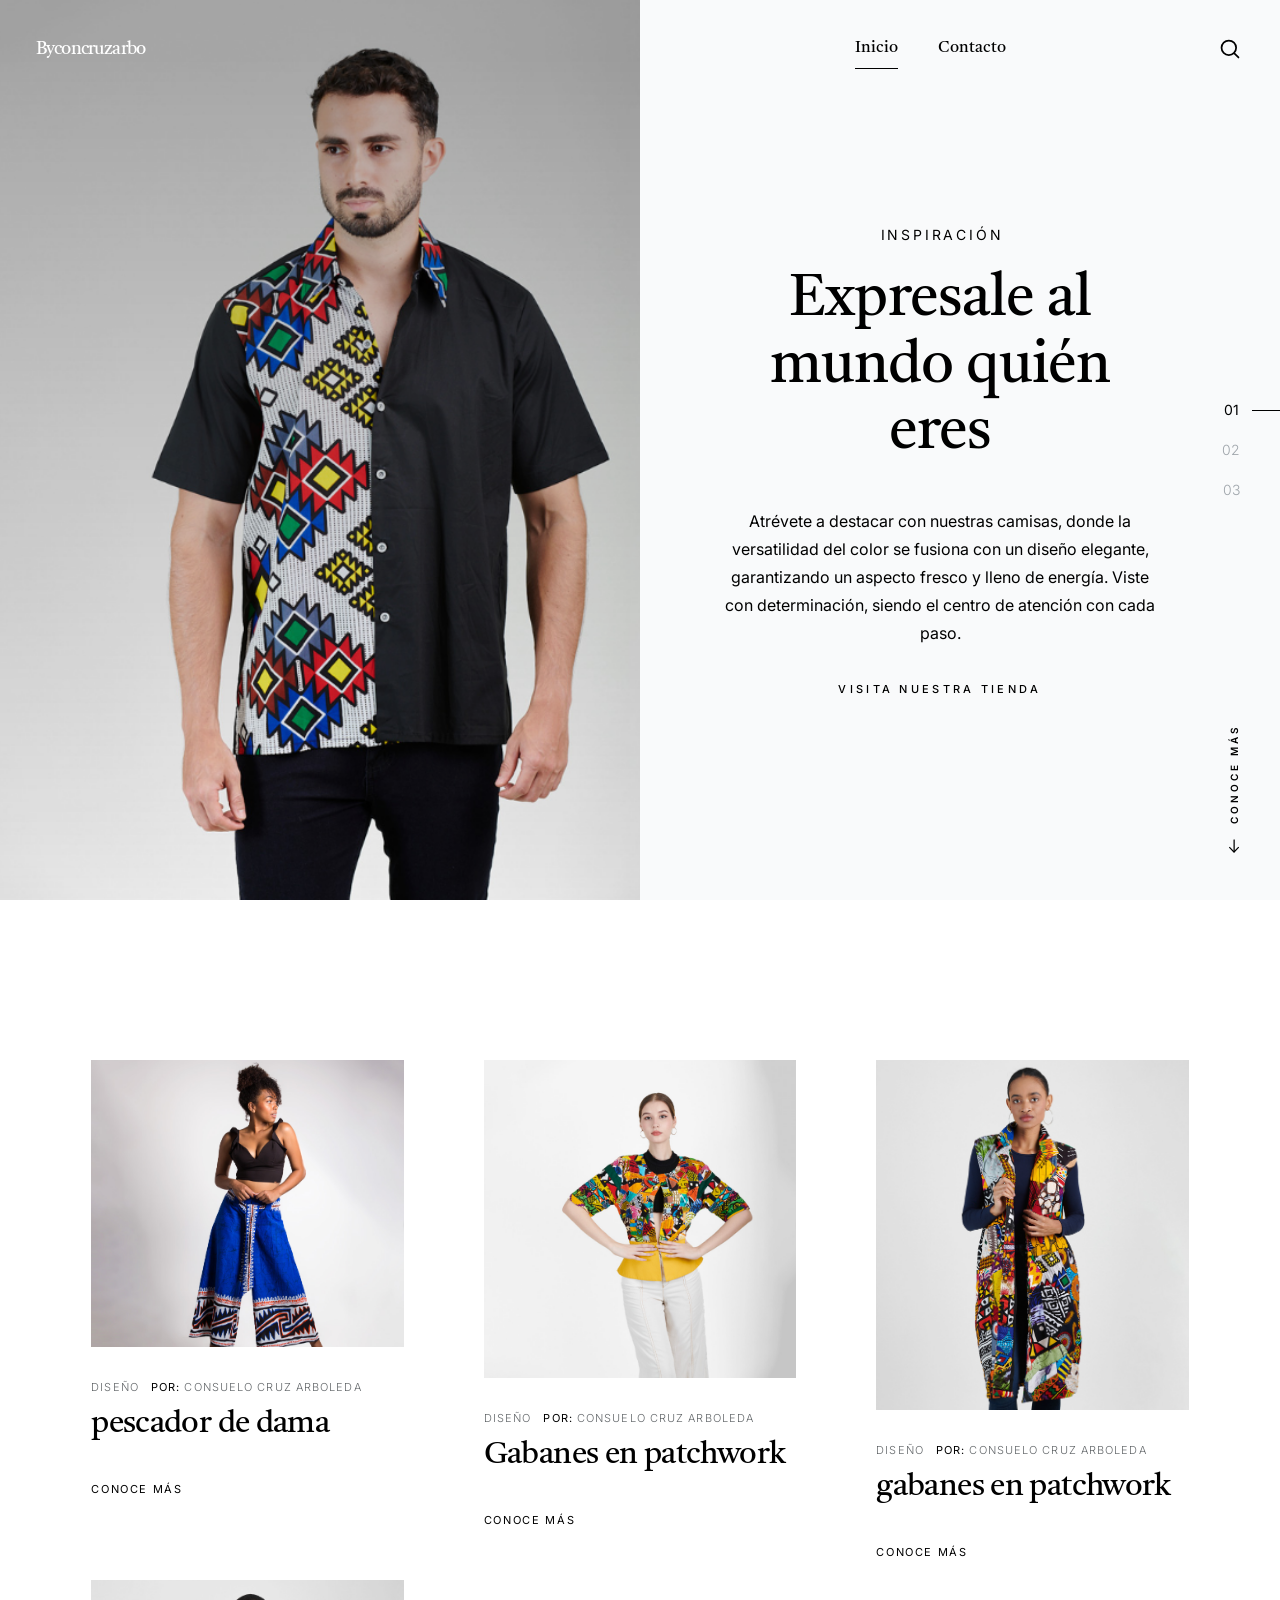
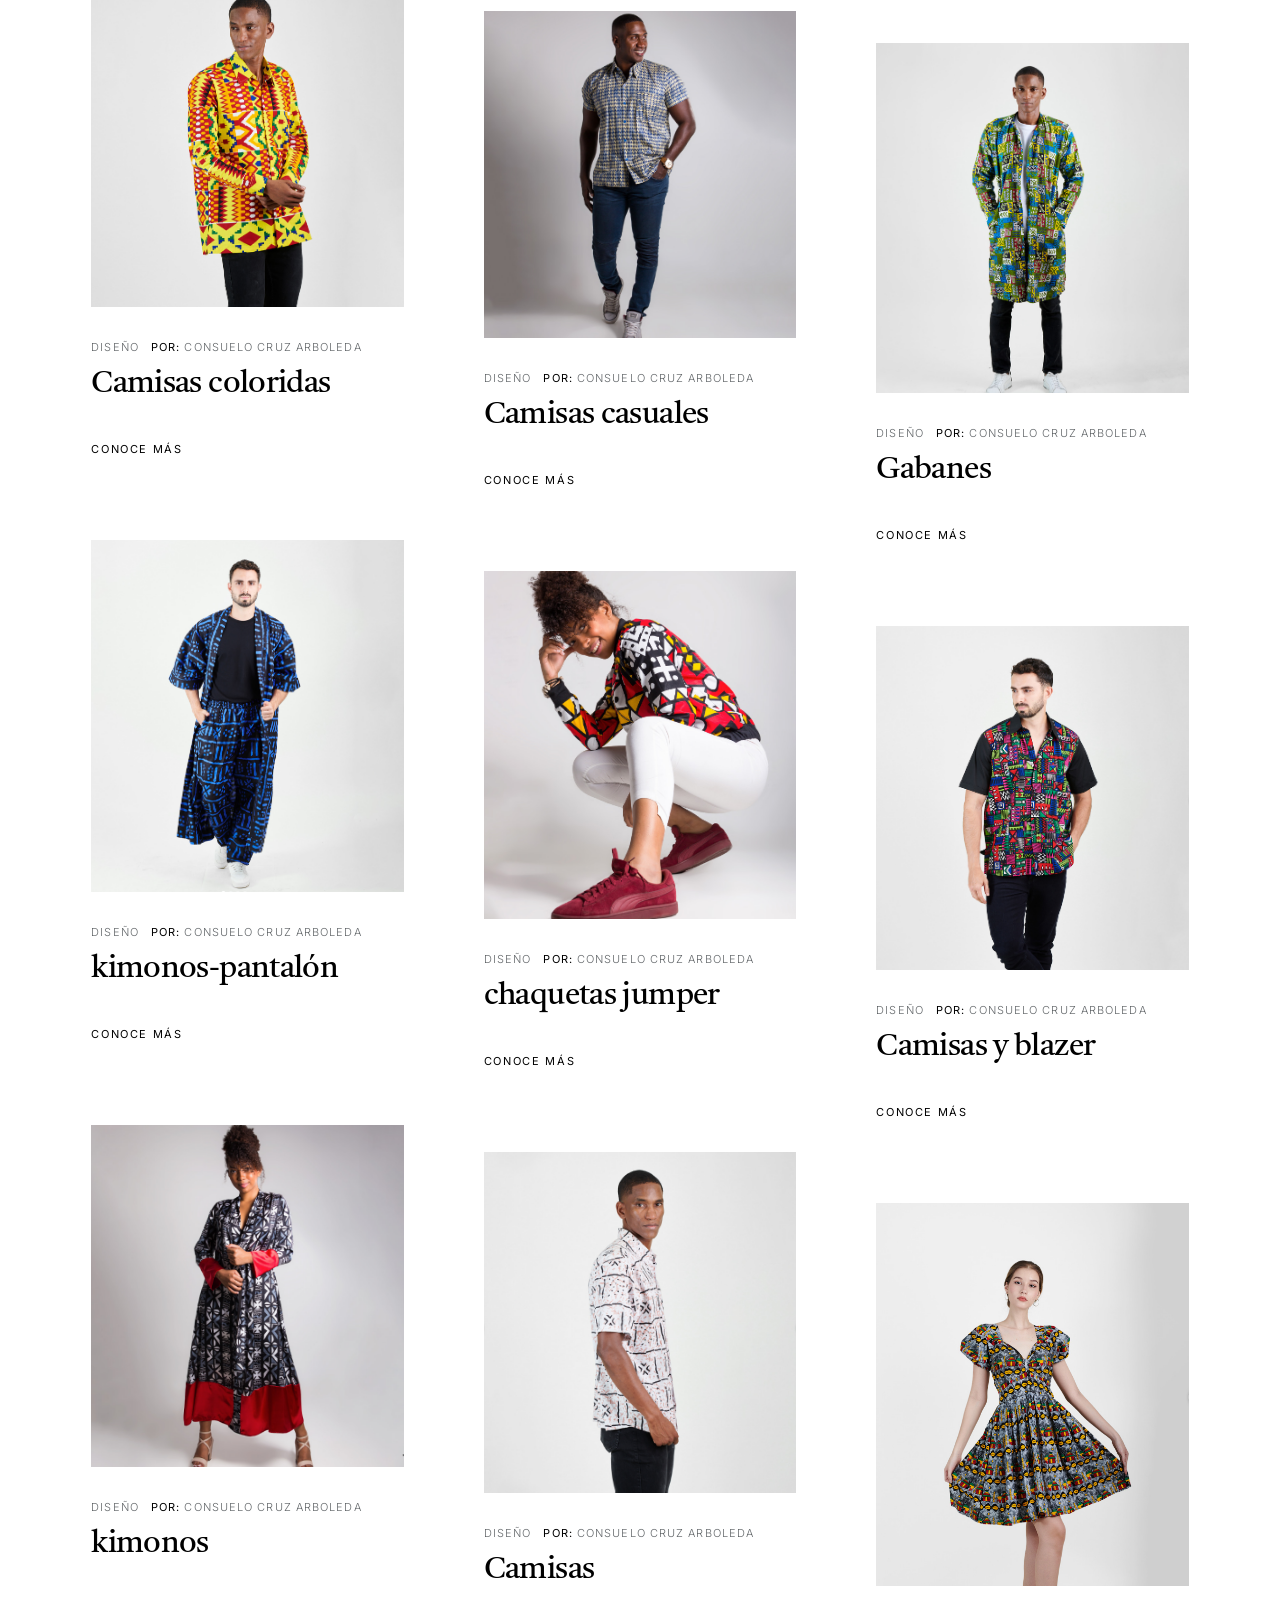
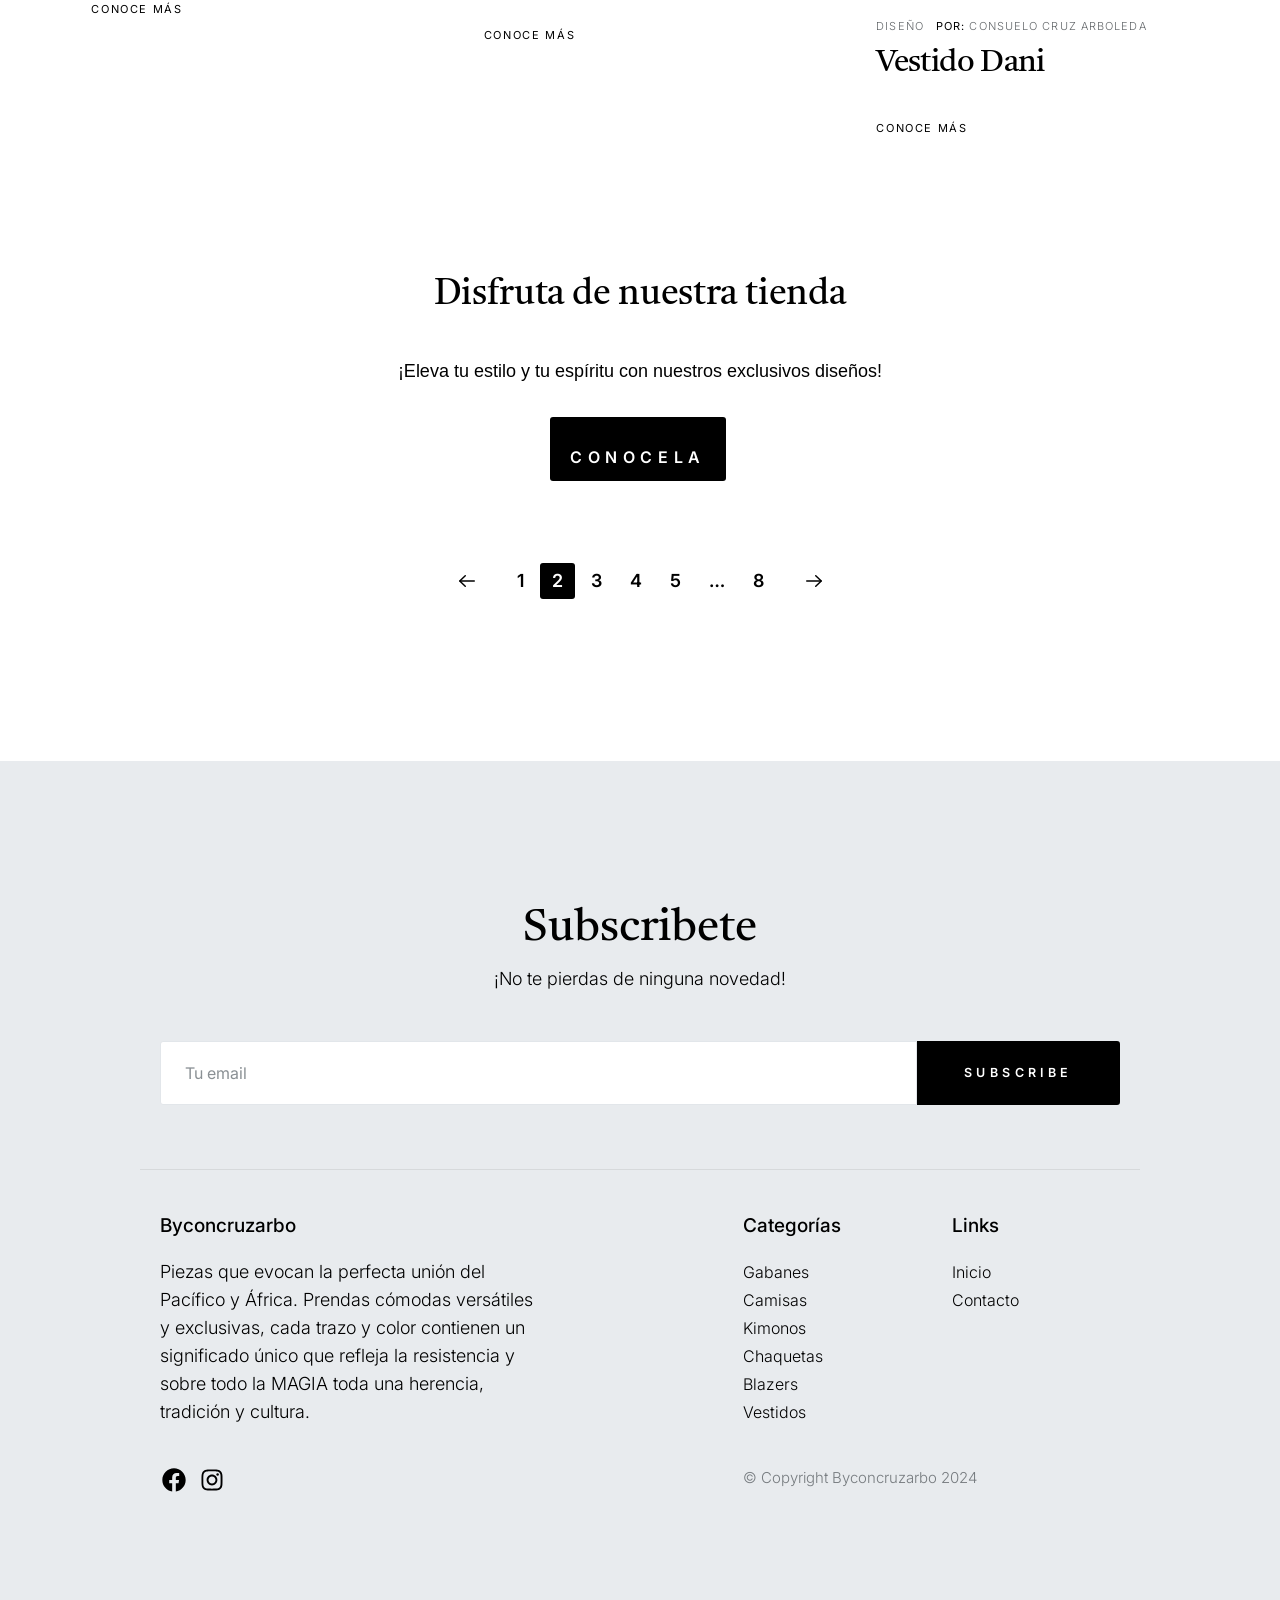
<file: index.html>
<!DOCTYPE html>
<html lang="en" class="no-js" >
<head>

    <!--- basic page needs
    ================================================== -->
    <meta charset="utf-8">
    <meta name="viewport" content="width=device-width, initial-scale=1">
    <title>Byconcruzarbo</title>

    <script>
        document.documentElement.classList.remove('no-js');
        document.documentElement.classList.add('js');
    </script>

    <!-- CSS
    ================================================== -->
    <link rel="stylesheet" href="css/vendor.css">
    <link rel="stylesheet" href="css/styles.css">

    <!-- favicons
    ================================================== -->
    <link rel="apple-touch-icon" sizes="180x180" href="logo.png">
    <link rel="icon" type="image/png" sizes="32x32" href="logo.png">
    <link rel="icon" type="image/png" sizes="16x16" href="logo.png">
    <link rel="manifest" href="site.webmanifest">

</head>


<body id="top">


    <!-- preloader
    ================================================== -->
    <div id="preloader">
        <div id="loader" class="dots-fade">
            <div></div>
            <div></div>
            <div></div>
        </div>
    </div>


    <!-- page wrap
    ================================================== -->
    <div id="page" class="s-pagewrap ss-home">


        <!-- # site header 
        ================================================== -->
        <header id="masthead" class="s-header">

            <div class="s-header__branding">
                <p class="site-title">
                    <a href="index.html" rel="home">Byconcruzarbo</a>
                </p>
            </div>

            <div class="row s-header__navigation">

                <nav class="s-header__nav-wrap">
    
                    <h3 class="s-header__nav-heading">Navigate to</h3>
    
                    <ul class="s-header__nav">
                        <li class="current-menu-item"><a href="index.html" title="">Inicio</a></li>
                     
                        <li class="has-children">
                            
                       
                        <li><a href="contact.html" title="">Contacto</a></li>
                    </ul> <!-- end s-header__nav -->

                </nav> <!-- end s-header__nav-wrap -->
    
            </div> <!-- end s-header__navigation -->

            <div class="s-header__search">

                <div class="s-header__search-inner">
                    <div class="row">
    
                        <form role="search" method="get" class="s-header__search-form" action="#">
                            <label>
                                <span class="u-screen-reader-text">Search for:</span>
                                <input type="search" class="s-header__search-field" placeholder="Search for..." value="" name="s" title="Search for:" autocomplete="off">
                            </label>
                            <input type="submit" class="s-header__search-submit" value="Search"> 
                        </form>
    
                        <a href="#0" title="Close Search" class="s-header__search-close">Close</a>
    
                    </div> <!-- end row -->
                </div> <!-- s-header__search-inner -->
    
            </div> <!-- end s-header__search -->

            <a class="s-header__menu-toggle" href="#0"><span>Menu</span></a>
            <a class="s-header__search-trigger" href="#">
                <svg width="24" height="24" fill="none" viewBox="0 0 24 24">
                    <path stroke="currentColor" stroke-linecap="round" stroke-linejoin="round" stroke-width="1.5" d="M19.25 19.25L15.5 15.5M4.75 11C4.75 7.54822 7.54822 4.75 11 4.75C14.4518 4.75 17.25 7.54822 17.25 11C17.25 14.4518 14.4518 17.25 11 17.25C7.54822 17.25 4.75 14.4518 4.75 11Z"></path>
                </svg>
            </a>

        </header> <!-- end s-header -->


        <!-- # site-content
        ================================================== -->
        <section id="content" class="s-content">


            <!-- hero -->
            <div class="hero">

                <div class="hero__slider swiper-container">

                    <div class="swiper-wrapper">
                        <article class="hero__slide swiper-slide">
                            <div class="hero__entry-image" style="background-image: url('moda/cru.PNG');"></div>
                            <div class="hero__entry-text">
                                <div class="hero__entry-text-inner">
                                    <div class="hero__entry-meta">
                                        <span class="cat-links">
                                            <a href="">Inspiración</a>
                                        </span>
                                    </div>
                                    <h2 class="hero__entry-title">
                                        <a href="">
                                            Expresale al mundo quién eres
                                        </a>
                                    </h2>
                                    <p class="hero__entry-desc">
                                        Atrévete a destacar con nuestras camisas, donde la versatilidad del color se fusiona con un diseño elegante, garantizando un aspecto fresco y lleno de energía. Viste con determinación, siendo el centro de atención con cada paso.

                                    </p>
                                    <a class="hero__more-link" href="https://consuelocruzarboleda.com/">Visita nuestra tienda</a>
                                </div>
                            </div>
                        </article>
                        <article class="hero__slide swiper-slide">
                            <div class="hero__entry-image" style="background-image: url('moda/cru4.PNG');"></div>
                            <div class="hero__entry-text">
                                <div class="hero__entry-text-inner">
                                    <div class="hero__entry-meta">
                                        <span class="cat-links">
                                            <a href="">Herencia</a>
                                        </span>
                                    </div>
                                    <h2 class="hero__entry-title">
                                        <a href="single-standard.html">
                                            Moda con herencia de nuestra tierra
                                        </a>
                                    </h2>
                                     <p class="hero__entry-desc">
                                        Resalta tu esencia única con nuestros kimonos en algodón africano wax. Cada diseño es un tributo a la rica diversidad y herencia cultural, viste con orgullo, llevando contigo el legado y la pasión de generaciones pasadas.
                                     </p>
                                        <a class="hero__more-link" href="https://consuelocruzarboleda.com/">Visita nuestra tienda</a>
                                </div>
                            </div>
                        </article>
                        <article class="hero__slide swiper-slide">
                            <div class="hero__entry-image" style="background-image: url('moda/cru3.PNG');"></div>
                            <div class="hero__entry-text">
                                <div class="hero__entry-text-inner">
                                    <div class="hero__entry-meta">
                                        <span class="cat-links">
                                            <a href="">Diversidad</a>
                                        </span>
                                    </div>
                                    <h2 class="hero__entry-title">
                                        <a href="single-standard.html">
                                            En cada tela, en cada diseño, honramos la diversidad  
                                        </a>
                                    </h2>
                                    <p class="hero__entry-desc">
                                        Descubre la diversión y sensualidad con los kimonos, una prenda casual y elegante elaborados en algodón africano wax. Cada prenda cuenta una historia de arraigo cultural y autoexpresión, recordándote la belleza y la fuerza de tus raíces. Viste con confianza y elegancia, llevando contigo la luz y el legado de generaciones pasadas.
                                    </p>
                                    <a class="hero__more-link" href="https://consuelocruzarboleda.com/">Visita nuestra tienda</a>
                                </div>
                            </div>
                        </article>
                    </div> <!-- swiper-wrapper -->

                    <div class="swiper-pagination"></div>
    
                </div> <!-- end hero slider -->

                <a href="#bricks" class="hero__scroll-down smoothscroll">
                    <svg width="24" height="24" fill="none" viewBox="0 0 24 24">
                        <path stroke="currentColor" stroke-linecap="round" stroke-linejoin="round" stroke-width="1.5" d="M10.25 6.75L4.75 12L10.25 17.25"></path>
                        <path stroke="currentColor" stroke-linecap="round" stroke-linejoin="round" stroke-width="1.5" d="M19.25 12H5"></path>
                    </svg>
                    <span>Conoce más </span>
                </a>

            </div> <!-- end hero -->


            <!--  masonry -->
            <div id="bricks" class="bricks">

                <div class="masonry">

                    <div class="bricks-wrapper" data-animate-block>

                        <div class="grid-sizer"></div>

                        <article class="brick entry" data-animate-el>
        
                            <div class="entry__thumb">
                                <a href="https://www.instagram.com/byconcruzarbo/" class="thumb-link">
                                    <img src="moda/cru2.PNG" 
                                        srcset="moda/cru2.PNG 1x," alt="">
                                </a>
                            </div> <!-- end entry__thumb -->
        
                            <div class="entry__text">
                                <div class="entry__header">
                                    <div class="entry__meta">
                                        <span class="cat-links">
                                            <a href="https://www.instagram.com/byconcruzarbo/">Diseño</a>
                                        </span>
                                        <span class="byline">
                                            por:
                                            <a href="https://www.instagram.com/byconcruzarbo/">Consuelo Cruz Arboleda</a>
                                        </span>
                                    </div>
                                    <h1 class="entry__title"><a href="https://www.instagram.com/byconcruzarbo/">pescador de dama </a></h1>
                                 </div>
                                <div class="entry__excerpt">
                                    <p>
                                  
                                    </p>
                                </div>
                                <a class="entry__more-link" href="https://www.instagram.com/byconcruzarbo/">Conoce más</a>
                            </div> <!-- end entry__text -->
                        
                        </article> <!-- end article -->

                        <article class="brick entry" data-animate-el>
        
                            <div class="entry__thumb">
                                <a href="https://www.instagram.com/byconcruzarbo/" class="thumb-link">
                                    <img src="moda/cru5.PNG" 
                                        srcset="" alt="">
                                </a>
                            </div> <!-- end entry__thumb -->
        
                            <div class="entry__text">
                                <div class="entry__header">
                                    <div class="entry__meta">
                                        <span class="cat-links">
                                            <a href="https://www.instagram.com/byconcruzarbo/">Diseño </a>
                                        </span>
                                        <span class="post-date">
                                            Por:
                                            <a href="https://www.instagram.com/byconcruzarbo/">Consuelo Cruz Arboleda</a>
                                        </span>
                                    </div>
                                    <h1 class="entry__title"><a href="https://www.instagram.com/byconcruzarbo/">Gabanes en patchwork</a></h1>
                                </div>
                                <div class="entry__excerpt">
                                    <p>
                                    
                                    </p>
                                </div>
                                <a class="entry__more-link" href="https://www.instagram.com/byconcruzarbo/">Conoce más </a>
                            </div> <!-- end entry__text -->
                        
                        </article> <!-- end article -->

                        <article class="brick entry" data-animate-el>
            
                            <div class="entry__thumb">
                                <a href="https://www.instagram.com/byconcruzarbo/" class="thumb-link">
                                    <img src="moda/cru6.PNG" 
                                        srcset="" alt="">
                                </a>
                            </div> <!-- end entry__thumb -->
            
                            <div class="entry__text">
                                <div class="entry__header">
                                    <div class="entry__meta">
                                        <span class="cat-links">
                                            <a href="https://www.instagram.com/byconcruzarbo/">Diseño </a>
                                        </span>
                                        <span class="byline">
                                            por:
                                            <a href="https://www.instagram.com/byconcruzarbo/">Consuelo Cruz Arboleda</a>
                                        </span>
                                    </div>
                                    <h1 class="entry__title"><a href="https://www.instagram.com/byconcruzarbo/">gabanes en patchwork</a></h1>
                                </div>
                                <div class="entry__excerpt">
                                    <p>
                                  </p> 
                                </div>
                                <a class="entry__more-link" href="https://www.instagram.com/byconcruzarbo/">Conoce más</a>
                            </div> <!-- end entry__text -->
                            
                        </article> <!-- end article -->

                        <article class="brick entry" data-animate-el>
            
                            <div class="entry__thumb">
                                <a href="https://www.instagram.com/byconcruzarbo/" class="thumb-link">
                                    <img src="moda/cru7.PNG" 
                                        srcset="" alt="">
                                </a>
                            </div> <!-- end entry__thumb -->
            
                            <div class="entry__text">
                                <div class="entry__header">
                                    <div class="entry__meta">
                                        <span class="cat-links">
                                            <a href="https://www.instagram.com/byconcruzarbo/">Diseño</a>
                                        </span>
                                        <span class="byline">
                                            por:
                                            <a href="https://www.instagram.com/byconcruzarbo/">Consuelo Cruz Arboleda</a>
                                        </span>
                                    </div>
                                    <h1 class="entry__title"><a href="https://www.instagram.com/byconcruzarbo/">Camisas coloridas</a></h1>
                                 </div>
                                <div class="entry__excerpt">
                                    <p>
                                   
                                    </p>
                                </div>
                                <a class="entry__more-link" href="https://www.instagram.com/byconcruzarbo/">Conoce más</a>
                            </div> <!-- end entry__text -->
            
                        </article> <!-- end entry -->
        
                        <article class="brick entry" data-animate-el>
        
                            <div class="entry__thumb">
                                <a href="https://www.instagram.com/byconcruzarbo/" class="thumb-link">
                                    <img src="moda/cru8.PNG" 
                                        srcset="" alt="">
                                </a>
                            </div>  <!-- end entry__thumb -->
        
                            <div class="entry__text">
                                <div class="entry__header">
                                    <div class="entry__meta">
                                        <span class="cat-links">
                                            <a href="https://www.instagram.com/byconcruzarbo/">Diseño</a>
                                        </span>
                                        <span class="byline">
                                            Por:
                                            <a href="https://www.instagram.com/byconcruzarbo/">Consuelo Cruz Arboleda</a>
                                        </span>
                                    </div>
                                    <h1 class="entry__title"><a href="https://www.instagram.com/byconcruzarbo/">Camisas casuales </a></h1>
                                </div>
                                <div class="entry__excerpt">
                                    <p>
                                
                                    </p>
                                </div>
                                <a class="entry__more-link" href="https://www.instagram.com/byconcruzarbo/">Conoce más</a>
                            </div> <!-- end entry__text -->
                        
                        </article> <!-- end article -->

                        

                        <article class="brick entry" data-animate-el>
        
                            <div class="entry__thumb">
                                <a href="https://www.instagram.com/byconcruzarbo/" class="thumb-link">
                                    <img src="moda/cru9.PNG" 
                                        srcset="" alt="">
                                </a>
                            </div> <!-- end entry__thumb -->
        
                            <div class="entry__text">
                                <div class="entry__header">
                                    <div class="entry__meta">
                                        <span class="cat-links">
                                            <a href="https://www.instagram.com/byconcruzarbo/">Diseño</a>
                                        </span>
                                        <span class="byline">
                                            Por:
                                            <a href="https://www.instagram.com/byconcruzarbo/">Consuelo Cruz Arboleda</a>
                                        </span>
                                    </div>
                                    <h1 class="entry__title"><a href="https://www.instagram.com/byconcruzarbo/">Gabanes   </a></h1>
                                </div>
                                <div class="entry__excerpt">
                                    <p>
                                   
                                    </p>
                                </div>
                                <a class="entry__more-link" href="https://www.instagram.com/byconcruzarbo/">Conoce más</a>
                            </div> <!-- end entry__text -->
                        
                        </article> <!-- end article -->
        
                        <article class="brick entry" data-animate-el>
                
                            <div class="entry__thumb">
                                <a href="https://www.instagram.com/byconcruzarbo/" class="thumb-link">
                                    <img src="moda/cru10.PNG" 
                                        srcset="" alt="">
                                </a>
                            </div> <!-- end entry__thumb -->
                
                            <div class="entry__text">
                                <div class="entry__header">
                                    <div class="entry__meta">
                                        <span class="cat-links">
                                            <a href="https://www.instagram.com/byconcruzarbo/">Diseño</a>
                                        </span>
                                        <span class="byline">
                                            Por:
                                            <a href="https://www.instagram.com/byconcruzarbo/">Consuelo Cruz Arboleda</a>
                                        </span>
                                    </div>
                                    <h1 class="entry__title"><a href="https://www.instagram.com/byconcruzarbo/"> kimonos-pantalón</a></h1>
                                </div>
                                <div class="entry__excerpt">
                                    <p>
                                   
                                    </p>
                                </div>
                                <a class="entry__more-link" href="https://www.instagram.com/byconcruzarbo/">Conoce más</a>
                            </div> <!-- end entry__text -->
                                
                        </article> <!-- end article -->
        
                        <article class="brick entry" data-animate-el>
        
                            <div class="entry__thumb">
                                <a href="https://www.instagram.com/byconcruzarbo/" class="thumb-link">
                                    <img src="moda/cru11.PNG" 
                                        srcset="" alt="">
                                </a>
                            </div> <!-- end entry__thumb -->
        
                            <div class="entry__text">
                                <div class="entry__header">
                                    <div class="entry__meta">
                                        <span class="cat-links">
                                            <a href="https://www.instagram.com/byconcruzarbo/">Diseño</a>
                                        </span>
                                        <span class="byline">
                                            Por:
                                            <a href="https://www.instagram.com/byconcruzarbo/">Consuelo Cruz Arboleda</a>
                                        </span>
                                    </div>
                                    <h1 class="entry__title"><a href="https://www.instagram.com/byconcruzarbo/">chaquetas jumper </a></h1>
                                </div>
                                <div class="entry__excerpt">
                                    <p>
                                    
                                    </p>
                                </div>
                                <a class="entry__more-link" href="https://www.instagram.com/byconcruzarbo/">Conoce más</a>
                            </div> <!-- end entry__text -->
                        
                        </article> <!-- end article -->
        
                        <article class="brick entry" data-animate-el>
        
                            <div class="entry__thumb">
                                <a href="https://www.instagram.com/byconcruzarbo/" class="thumb-link">
                                    <img src="moda/cru12.PNG" 
                                        srcset="" alt="">
                                </a>
                            </div> <!-- end entry__thumb -->
        
                            <div class="entry__text">
                                <div class="entry__header">
                                    <div class="entry__meta">
                                        <span class="cat-links">
                                            <a href="https://www.instagram.com/byconcruzarbo/">Diseño</a>
                                        </span>
                                        <span class="byline">
                                            Por:
                                            <a href="https://www.instagram.com/byconcruzarbo/">Consuelo Cruz Arboleda</a>
                                        </span>
                                    </div>
                                    <h1 class="entry__title"><a href="https://www.instagram.com/byconcruzarbo/">Camisas y blazer</a></h1>
                                </div>
                                <div class="entry__excerpt">
                                 
                                </div>
                                <a class="entry__more-link" href="https://www.instagram.com/byconcruzarbo/">Conoce más</a>
                            </div> <!-- end entry__text -->
                        
                        </article> <!-- end article -->

                        <article class="brick entry" data-animate-el>
        
                            <div class="entry__thumb">
                                <a href="https://www.instagram.com/byconcruzarbo/" class="thumb-link">
                                    <img src="moda/cru13.PNG" 
                                        srcset="" alt="">
                                </a>
                            </div> <!-- end entry__thumb -->
        
                            <div class="entry__text">
                                <div class="entry__header">
                                    <div class="entry__meta">
                                        <span class="cat-links">
                                            <a href="https://www.instagram.com/byconcruzarbo/">Diseño</a>
                                        </span>
                                        <span class="byline">
                                            Por:
                                            <a href="https://www.instagram.com/byconcruzarbo/">Consuelo Cruz Arboleda</a>
                                        </span>
                                    </div>
                                    <h1 class="entry__title"><a href="https://www.instagram.com/byconcruzarbo/"> kimonos </a></h1>
                                </div>
                                <div class="entry__excerpt">
                                    <p>
                                    
                                    </p>
                                </div>
                                <a class="entry__more-link" href="https://www.instagram.com/byconcruzarbo/">Conoce más</a>
                            </div> <!-- end entry__text -->
                        
                        </article> <!-- end article -->

                        

                        <article class="brick entry" data-animate-el>
        
                            <div class="entry__thumb">
                                <a href="https://www.instagram.com/byconcruzarbo/" class="thumb-link">
                                    <img src="moda/cru14.PNG" 
                                        srcset="" alt="">
                                </a>
                            </div> <!-- end entry__thumb -->
        
                            <div class="entry__text">
                                <div class="entry__header">
                                    <div class="entry__meta">
                                        <span class="cat-links">
                                            <a href="https://www.instagram.com/byconcruzarbo/">Diseño</a>
                                        </span>
                                        <span class="byline">
                                            Por:
                                            <a href="https://www.instagram.com/byconcruzarbo/">Consuelo Cruz Arboleda</a>
                                        </span>
                                    </div>
                                    <h1 class="entry__title"><a href="https://www.instagram.com/byconcruzarbo/">Camisas</a></h1>
                                </div>
                                <div class="entry__excerpt">
                                 
                                </div>
                                <a class="entry__more-link" href="https://www.instagram.com/byconcruzarbo/">Conoce más</a>
                            </div> <!-- end entry__text -->
                        
                        </article> <!-- end article -->

                        <article class="brick entry" data-animate-el>
        
                            <div class="entry__thumb">
                                <a href="https://www.instagram.com/byconcruzarbo/" class="thumb-link">
                                    <img src="moda/cru15.PNG" 
                                        srcset="" alt="">
                                </a>
                            </div> <!-- end entry__thumb -->
        
                            <div class="entry__text">
                                <div class="entry__header">
                                    <div class="entry__meta">
                                        <span class="cat-links">
                                            <a href="https://www.instagram.com/byconcruzarbo/">Diseño</a> 
                                        </span>
                                        <span class="byline">
                                            Por:
                                            <a href="https://www.instagram.com/byconcruzarbo/">Consuelo Cruz Arboleda</a>
                                        </span>
                                    </div>
                                    <h1 class="entry__title"><a href="https://www.instagram.com/byconcruzarbo/">Vestido Dani</a></h1>
                                </div>
                                <div class="entry__excerpt">
                                    <p>
                                  
                                    </p>
                                </div>
                                <a class="entry__more-link" href="https://www.instagram.com/byconcruzarbo/">Conoce más</a>
                            </div> <!-- end entry__text -->
                        
                        </article> <!-- end article -->

                    </div> <!-- end bricks-wrapper -->

                </div> <!-- end masonry-->

        
              <div class="container">
                <h1>Disfruta de nuestra tienda </h1>
                <p>¡Eleva tu estilo y tu espíritu con nuestros exclusivos diseños!</p>
                 <center>
                 <button  id="ctaButton">Conocela</button>
                </center>
                 
              </div>
        
                <!-- pagination -->
                <div class="row pagination">
                    <div class="column lg-12">
                        <nav class="pgn">
                            <ul>
                                <li>
                                    <a class="pgn__prev" href="#0">
                                        <svg width="24" height="24" fill="none" viewBox="0 0 24 24">
                                            <path stroke="currentColor" stroke-linecap="round" stroke-linejoin="round" stroke-width="1.5" d="M10.25 6.75L4.75 12L10.25 17.25"></path>
                                            <path stroke="currentColor" stroke-linecap="round" stroke-linejoin="round" stroke-width="1.5" d="M19.25 12H5"></path>
                                        </svg>
                                    </a>
                                </li>
                                <li><a class="pgn__num" href="#0">1</a></li>
                                <li><span class="pgn__num current">2</span></li>
                                <li><a class="pgn__num" href="#0">3</a></li>
                                <li><a class="pgn__num" href="#0">4</a></li>
                                <li><a class="pgn__num" href="#0">5</a></li>
                                <li><span class="pgn__num dots">…</span></li>
                                <li><a class="pgn__num" href="#0">8</a></li>
                                <li>
                                    <a class="pgn__next" href="#0">
                                        <svg width="24" height="24" fill="none" viewBox="0 0 24 24">
                                            <path stroke="currentColor" stroke-linecap="round" stroke-linejoin="round" stroke-width="1.5" d="M13.75 6.75L19.25 12L13.75 17.25"></path>
                                            <path stroke="currentColor" stroke-linecap="round" stroke-linejoin="round" stroke-width="1.5" d="M19 12H4.75"></path>
                                        </svg>
                                    </a>
                                </li>
                            </ul>
                        </nav> <!-- end pgn -->
                    </div> <!-- end column -->
                </div> <!-- end pagination -->

            </div> <!-- end bricks -->

        </section> <!-- end s-content -->
         
    
        <!-- # site-footer
        ================================================== -->
        <footer id="colophon" class="s-footer">

            <div class="row s-footer__subscribe">
                <div class="column lg-12">

                    <h2>
                    Subscribete 
                    </h2>
                    <p>
                    ¡No te pierdas de ninguna novedad!
                    </p>

                    <form id="mc-form" class="mc-form">
                        <input type="email" name="EMAIL" id="mce-EMAIL" class="u-fullwidth text-center" placeholder="Tu email" title="The domain portion of the email address is invalid (the portion after the @)." pattern="^([^\x00-\x20\x22\x28\x29\x2c\x2e\x3a-\x3c\x3e\x40\x5b-\x5d\x7f-\xff]+|\x22([^\x0d\x22\x5c\x80-\xff]|\x5c[\x00-\x7f])*\x22)(\x2e([^\x00-\x20\x22\x28\x29\x2c\x2e\x3a-\x3c\x3e\x40\x5b-\x5d\x7f-\xff]+|\x22([^\x0d\x22\x5c\x80-\xff]|\x5c[\x00-\x7f])*\x22))*\x40([^\x00-\x20\x22\x28\x29\x2c\x2e\x3a-\x3c\x3e\x40\x5b-\x5d\x7f-\xff]+|\x5b([^\x0d\x5b-\x5d\x80-\xff]|\x5c[\x00-\x7f])*\x5d)(\x2e([^\x00-\x20\x22\x28\x29\x2c\x2e\x3a-\x3c\x3e\x40\x5b-\x5d\x7f-\xff]+|\x5b([^\x0d\x5b-\x5d\x80-\xff]|\x5c[\x00-\x7f])*\x5d))*(\.\w{2,})+$" required>
                        <input type="submit" name="subscribe" value="Subscribe" class="btn--small btn--primary u-fullwidth">
                        <!-- <div style="position: absolute; left: -5000px;" aria-hidden="true"><input type="text" name="b_cdb7b577e41181934ed6a6a44_9a91cfe7b3" tabindex="-1" value=""></div> -->
                        <div class="mc-status"></div>
                    </form>

                </div>
            </div> <!-- end s-footer__subscribe -->

            <div class="row s-footer__main">

                <div class="column lg-5 md-6 tab-12 s-footer__about">
                    <h4>Byconcruzarbo</h4>

                    <p>
                        Piezas que evocan la perfecta unión del Pacífico y África.
                        Prendas cómodas versátiles y exclusivas, cada trazo y color contienen un significado único que refleja la resistencia y sobre todo la MAGIA toda una herencia, tradición y cultura.
                    </p>
                </div> <!-- end s-footer__about -->

                <div class="column lg-5 md-6 tab-12">
                    <div class="row">
                        <div class="column lg-6">
                            <h4>Categorías</h4>
                            <ul class="link-list">
                                <li>Gabanes</li>
                                <li>Camisas</li>
                                <li>Kimonos</li>
                                <li>Chaquetas</li>
                                <li>Blazers</li>
                                <li>Vestidos</li>
                            </ul>
                        </div>
                        <div class="column lg-6">
                            <h4>Links</h4>
                            <ul class="link-list">
                                <li><a href="index.html">Inicio</a></li>
                                <li><a href="contact.html">Contacto</a></li>
                                
                            </ul>
                        </div>
                    </div>
                </div>

            </div> <!-- end s-footer__main -->

            <div class="row s-footer__bottom">

                <div class="column lg-7 md-6 tab-12">
                    <ul class="s-footer__social">
                        <li>
                            <a href="https://www.facebook.com/byconcruzarbo">
                                <svg xmlns="http://www.w3.org/2000/svg" width="24" height="24" viewBox="0 0 24 24" style="fill: rgba(0, 0, 0, 1);transform: ;msFilter:;"><path d="M12.001 2.002c-5.522 0-9.999 4.477-9.999 9.999 0 4.99 3.656 9.126 8.437 9.879v-6.988h-2.54v-2.891h2.54V9.798c0-2.508 1.493-3.891 3.776-3.891 1.094 0 2.24.195 2.24.195v2.459h-1.264c-1.24 0-1.628.772-1.628 1.563v1.875h2.771l-.443 2.891h-2.328v6.988C18.344 21.129 22 16.992 22 12.001c0-5.522-4.477-9.999-9.999-9.999z"></path></svg>
                                <span class="u-screen-reader-text">Facebook</span>
                            </a>
                        </li>
              
                        <li>
                            <a href="https://www.instagram.com/byconcruzarbo/">
                                <svg xmlns="http://www.w3.org/2000/svg" width="24" height="24" viewBox="0 0 24 24" style="fill:rgba(0, 0, 0, 1);transform:;-ms-filter:"><path d="M11.999,7.377c-2.554,0-4.623,2.07-4.623,4.623c0,2.554,2.069,4.624,4.623,4.624c2.552,0,4.623-2.07,4.623-4.624 C16.622,9.447,14.551,7.377,11.999,7.377L11.999,7.377z M11.999,15.004c-1.659,0-3.004-1.345-3.004-3.003 c0-1.659,1.345-3.003,3.004-3.003s3.002,1.344,3.002,3.003C15.001,13.659,13.658,15.004,11.999,15.004L11.999,15.004z"></path><circle cx="16.806" cy="7.207" r="1.078"></circle><path d="M20.533,6.111c-0.469-1.209-1.424-2.165-2.633-2.632c-0.699-0.263-1.438-0.404-2.186-0.42 c-0.963-0.042-1.268-0.054-3.71-0.054s-2.755,0-3.71,0.054C7.548,3.074,6.809,3.215,6.11,3.479C4.9,3.946,3.945,4.902,3.477,6.111 c-0.263,0.7-0.404,1.438-0.419,2.186c-0.043,0.962-0.056,1.267-0.056,3.71c0,2.442,0,2.753,0.056,3.71 c0.015,0.748,0.156,1.486,0.419,2.187c0.469,1.208,1.424,2.164,2.634,2.632c0.696,0.272,1.435,0.426,2.185,0.45 c0.963,0.042,1.268,0.055,3.71,0.055s2.755,0,3.71-0.055c0.747-0.015,1.486-0.157,2.186-0.419c1.209-0.469,2.164-1.424,2.633-2.633 c0.263-0.7,0.404-1.438,0.419-2.186c0.043-0.962,0.056-1.267,0.056-3.71s0-2.753-0.056-3.71C20.941,7.57,20.801,6.819,20.533,6.111z M19.315,15.643c-0.007,0.576-0.111,1.147-0.311,1.688c-0.305,0.787-0.926,1.409-1.712,1.711c-0.535,0.199-1.099,0.303-1.67,0.311 c-0.95,0.044-1.218,0.055-3.654,0.055c-2.438,0-2.687,0-3.655-0.055c-0.569-0.007-1.135-0.112-1.669-0.311 c-0.789-0.301-1.414-0.923-1.719-1.711c-0.196-0.534-0.302-1.099-0.311-1.669c-0.043-0.95-0.053-1.218-0.053-3.654 c0-2.437,0-2.686,0.053-3.655c0.007-0.576,0.111-1.146,0.311-1.687c0.305-0.789,0.93-1.41,1.719-1.712 c0.534-0.198,1.1-0.303,1.669-0.311c0.951-0.043,1.218-0.055,3.655-0.055c2.437,0,2.687,0,3.654,0.055 c0.571,0.007,1.135,0.112,1.67,0.311c0.786,0.303,1.407,0.925,1.712,1.712c0.196,0.534,0.302,1.099,0.311,1.669 c0.043,0.951,0.054,1.218,0.054,3.655c0,2.436,0,2.698-0.043,3.654H19.315z"></path></svg>
                                <span class="u-screen-reader-text">Instagram</span>
                            </a>
                        </li>
                        
                    </ul>
                </div>
                <div class="column lg-5 md-6 tab-12">
                    <div class="ss-copyright">
                        <span>© Copyright Byconcruzarbo 2024</span> 

                    </div>
                </div>

            </div> <!-- end s-footer__bottom -->
           
            <div class="ss-go-top">
                <a class="smoothscroll" title="Back to Top" href="#top">
                    <svg width="24" height="24" fill="none" viewBox="0 0 24 24">
                        <path stroke="currentColor" stroke-linecap="round" stroke-linejoin="round" stroke-width="1.5" d="M17.25 10.25L12 4.75L6.75 10.25"/>
                        <path stroke="currentColor" stroke-linecap="round" stroke-linejoin="round" stroke-width="1.5" d="M12 19.25V5.75"/>
                    </svg>
                </a>
            </div> <!-- end ss-go-top -->

        </footer><!-- end s-footer -->


    <!-- Java Script
    ================================================== -->
    <script src="js/plugins.js"></script>
    <script src="js/main.js"></script>

</body>
</html>
</file>
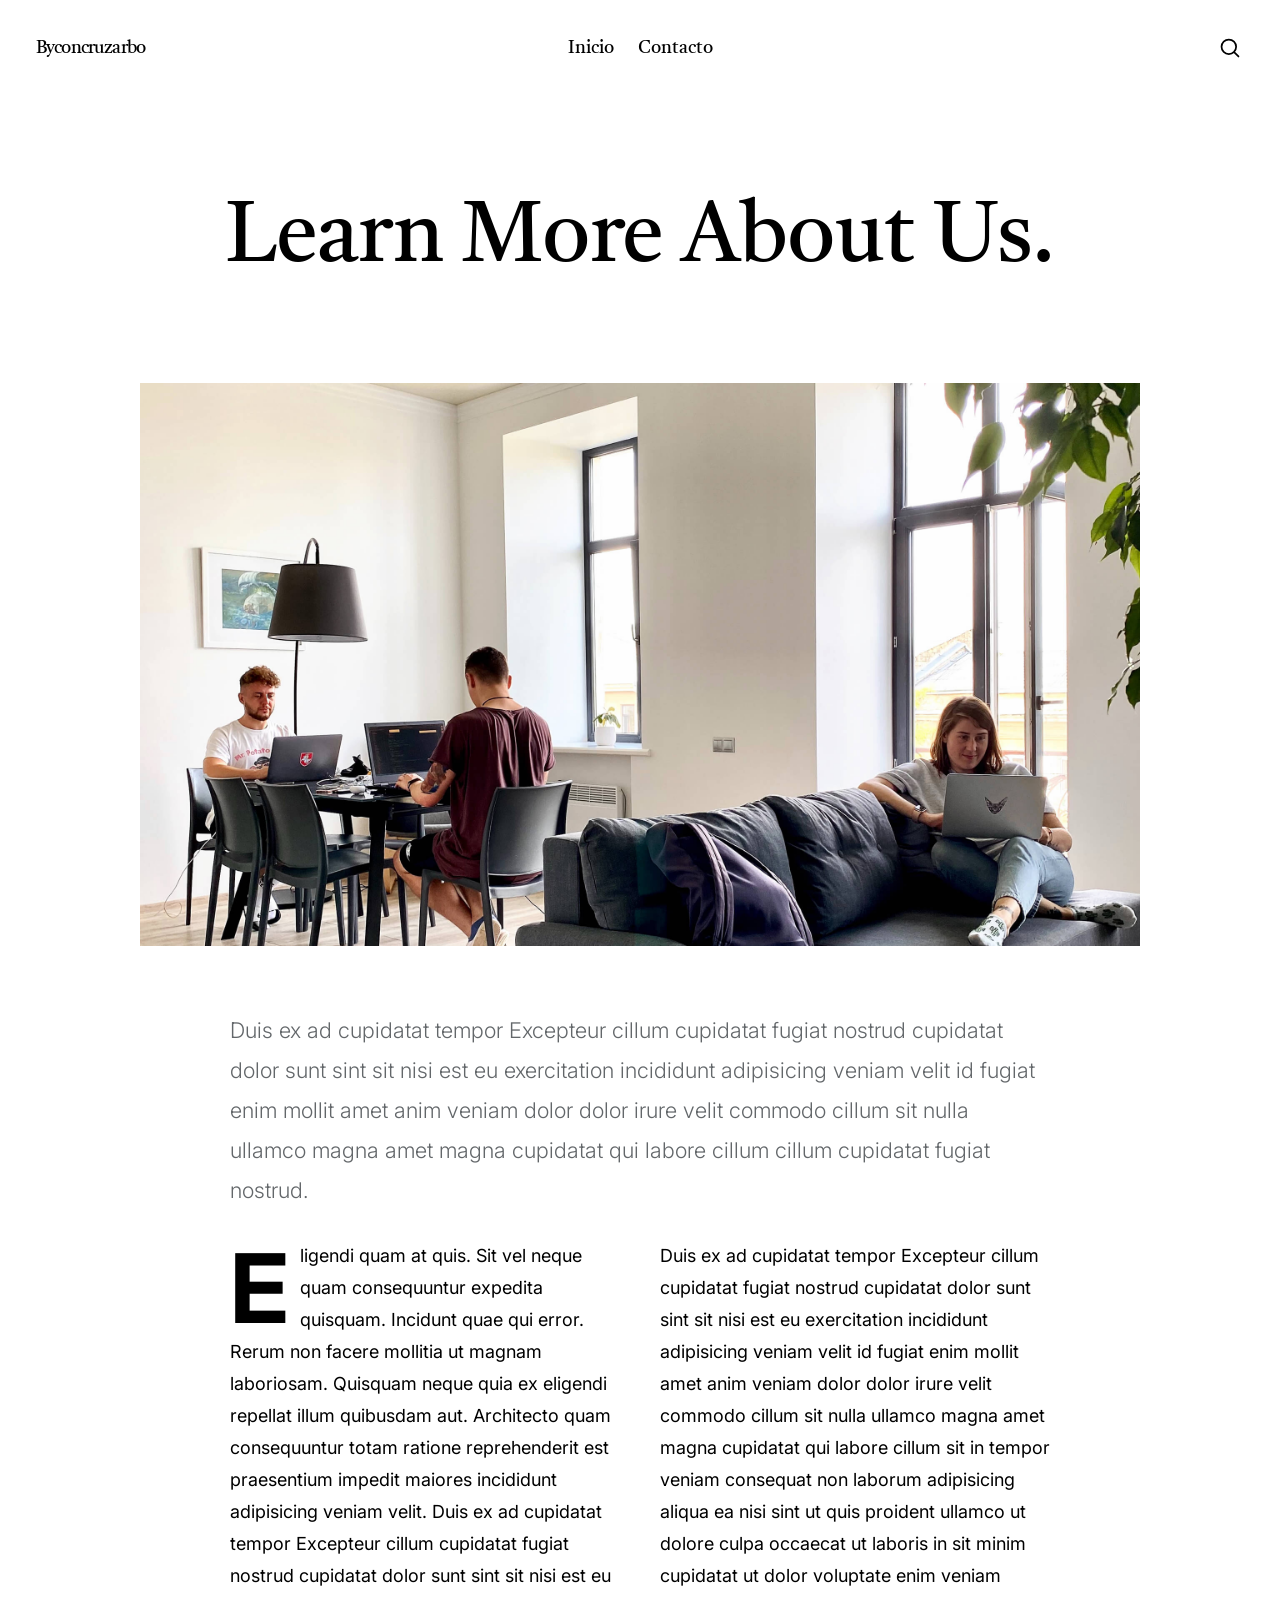
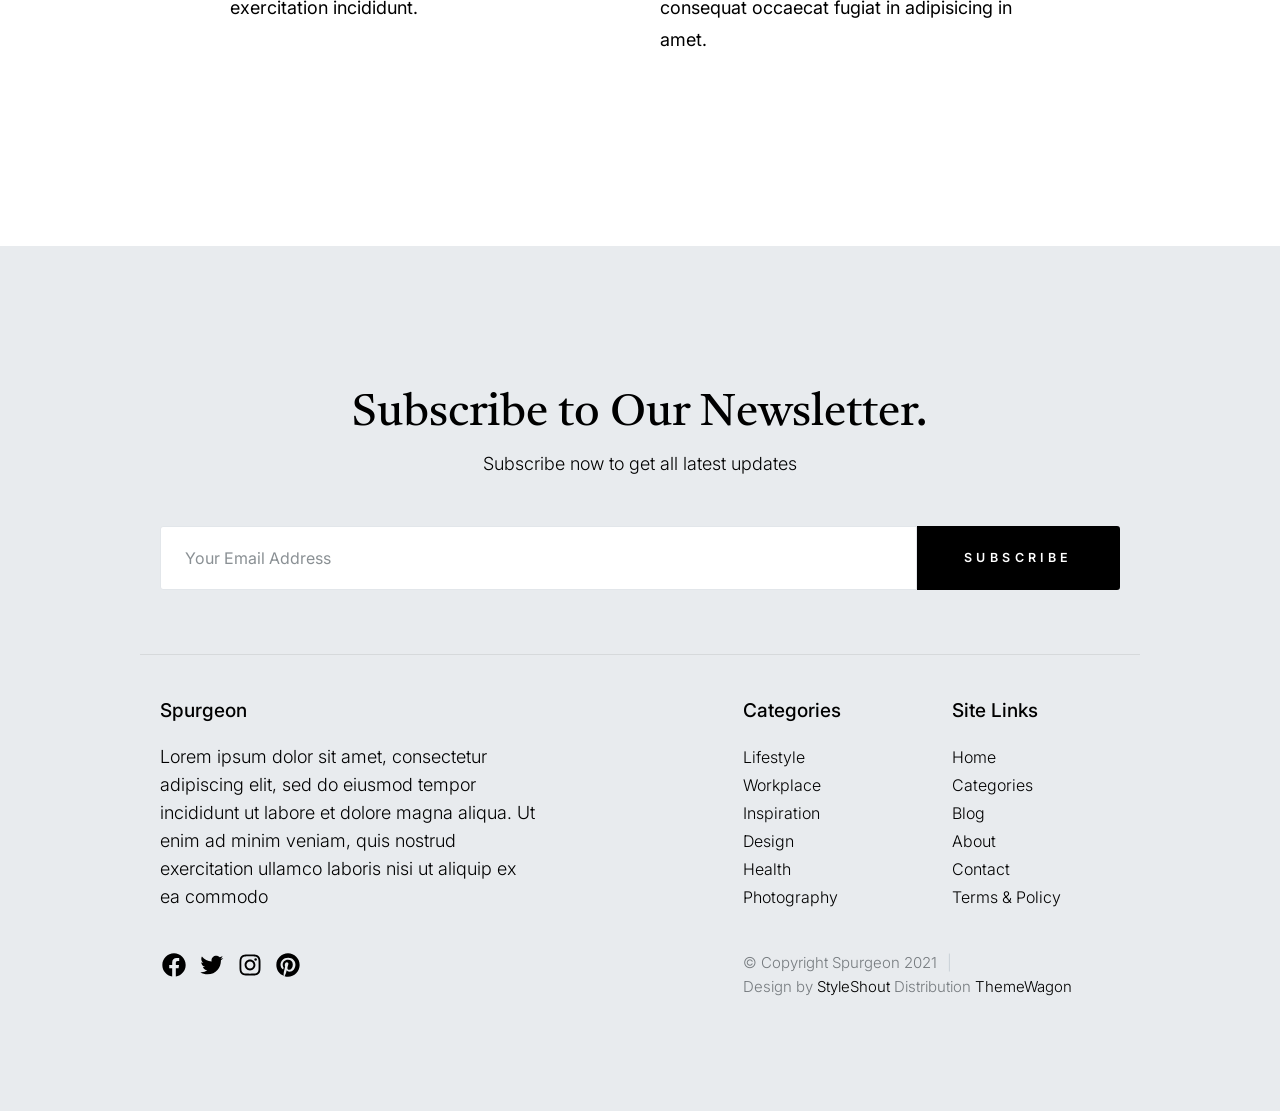
<file: about.html>
<!DOCTYPE html>
<html lang="en" class="no-js" >
<head>

    <!--- basic page needs
    ================================================== -->
    <meta charset="utf-8">
    <meta name="viewport" content="width=device-width, initial-scale=1">
    <title>Contacto</title>

    <script>
        document.documentElement.classList.remove('no-js');
        document.documentElement.classList.add('js');
    </script>

    <!-- CSS
    ================================================== -->
    <link rel="stylesheet" href="css/vendor.css">
    <link rel="stylesheet" href="css/styles.css">

    <!-- favicons
    ================================================== -->
    <link rel="apple-touch-icon" sizes="180x180" href="apple-touch-icon.png">
    <link rel="icon" type="image/png" sizes="32x32" href="favicon-32x32.png">
    <link rel="icon" type="image/png" sizes="16x16" href="favicon-16x16.png">
    <link rel="manifest" href="site.webmanifest">

</head>

<body id="top">


    <!-- preloader
    ================================================== -->
    


    <!-- page wrap
    ================================================== -->
    <div id="page" class="s-pagewrap">


        <!-- # site header 
        ================================================== -->
        <header id="masthead" class="s-header">

            <div class="s-header__branding">
                <p class="site-title">
                    <a href="index.html" rel="home">Byconcruzarbo</a>
                </p>
            </div>

            <div class="row s-header__navigation">

                <nav class="s-header__nav-wrap">
    
                    <h3 class="s-header__nav-heading">Navigate to</h3>
    
                    <ul class="s-header__nav">
                        <li><a href="index.html" title="">Inicio</a></li>
                    
                        <li><a href="contact.html" title="">Contacto</a></li>
                    </ul> <!-- end s-header__nav -->

                </nav> <!-- end s-header__nav-wrap -->
    
            </div> <!-- end s-header__navigation -->

            <div class="s-header__search">

                <div class="s-header__search-inner">
                    <div class="row">
    
                        <form role="search" method="get" class="s-header__search-form" action="#">
                            <label>
                                <span class="u-screen-reader-text">Search for:</span>
                                <input type="search" class="s-header__search-field" placeholder="Search for..." value="" name="s" title="Search for:" autocomplete="off">
                            </label>
                            <input type="submit" class="s-header__search-submit" value="Search"> 
                        </form>
    
                        <a href="#0" title="Close Search" class="s-header__search-close">Close</a>
    
                    </div> <!-- end row -->
                </div> <!-- s-header__search-inner -->
    
            </div> <!-- end s-header__search -->

            <a class="s-header__menu-toggle" href="#0"><span>Menu</span></a>
            <a class="s-header__search-trigger" href="#">
                <svg width="24" height="24" fill="none" viewBox="0 0 24 24">
                    <path stroke="currentColor" stroke-linecap="round" stroke-linejoin="round" stroke-width="1.5" d="M19.25 19.25L15.5 15.5M4.75 11C4.75 7.54822 7.54822 4.75 11 4.75C14.4518 4.75 17.25 7.54822 17.25 11C17.25 14.4518 14.4518 17.25 11 17.25C7.54822 17.25 4.75 14.4518 4.75 11Z"></path>
                </svg>
            </a>

        </header> <!-- end s-header -->


        <!-- # site-content
        ================================================== -->
        <div id="content" class="s-content s-content--page">

                <div class="row entry-wrap">
                    <div class="column lg-12">

                        <article class="entry">

                            <header class="entry__header entry__header--narrow">
    
                                <h1 class="entry__title">
                                    Learn More About Us.
                                </h1>
    
                            </header>

                            <div class="entry__media">
                                <figure class="featured-image">
                                    <img src="images/thumbs/about/about-1200.jpg" 
                                      srcset="images/thumbs/about/about-2400.jpg 2400w, 
                                              images/thumbs/about/about-1200.jpg 1200w, 
                                              images/thumbs/about/about-600.jpg 600w" sizes="(max-width: 2400px) 100vw, 2400px" alt="">
                                </figure>
                            </div>

                            <div class="content-primary">

                                <div class="entry__content">
        
                                    <p class="lead">
                                    Duis ex ad cupidatat tempor Excepteur cillum cupidatat fugiat nostrud cupidatat dolor 
                                    sunt sint sit nisi est eu exercitation incididunt adipisicing veniam velit id fugiat 
                                    enim mollit amet anim veniam dolor dolor irure velit commodo cillum sit nulla ullamco 
                                    magna amet magna cupidatat qui labore cillum cillum cupidatat fugiat nostrud.</p> 

                                    <div class="row block-lg-one-half block-tab-whole">
                                        <div class="column">
                                            <p class="drop-cap">
                                                Eligendi quam at quis. Sit vel neque quam consequuntur expedita quisquam. Incidunt quae 
                                                qui error. Rerum non facere mollitia ut magnam laboriosam. Quisquam neque quia ex eligendi 
                                                repellat illum quibusdam aut. Architecto quam consequuntur totam ratione reprehenderit est 
                                                praesentium impedit maiores incididunt adipisicing veniam velit. Duis ex ad cupidatat tempor Excepteur cillum cupidatat fugiat nostrud cupidatat dolor 
                                                sunt sint sit nisi est eu exercitation incididunt.
                                                </p>
                                        </div>
                                        <div class="column">
                                            <p>
                                                Duis ex ad cupidatat tempor Excepteur cillum cupidatat fugiat nostrud cupidatat dolor 
                                                sunt sint sit nisi est eu exercitation incididunt adipisicing veniam velit id fugiat 
                                                enim mollit amet anim veniam dolor dolor irure velit commodo cillum sit nulla ullamco 
                                                magna amet magna cupidatat qui labore cillum sit in tempor veniam consequat non laborum 
                                                adipisicing aliqua ea nisi sint ut quis proident ullamco ut dolore culpa occaecat ut 
                                                laboris in sit minim cupidatat ut dolor voluptate enim veniam consequat occaecat fugiat 
                                                in adipisicing in amet.
                                                </p>
                                        </div>
                                    </div>

                            </div> <!-- end content-primary -->

                        </article> <!-- end entry -->

                    </div>
                </div> <!-- end entry-wrap -->

        </section> <!-- end s-content -->


        <!-- # site-footer
        ================================================== -->
        <footer id="colophon" class="s-footer">

            <div class="row s-footer__subscribe">
                <div class="column lg-12">

                    <h2>
                    Subscribe to Our Newsletter.
                    </h2>
                    <p>
                    Subscribe now to get all latest updates
                    </p>

                    <form id="mc-form" class="mc-form">
                        <input type="email" name="EMAIL" id="mce-EMAIL" class="u-fullwidth text-center" placeholder="Your Email Address" title="The domain portion of the email address is invalid (the portion after the @)." pattern="^([^\x00-\x20\x22\x28\x29\x2c\x2e\x3a-\x3c\x3e\x40\x5b-\x5d\x7f-\xff]+|\x22([^\x0d\x22\x5c\x80-\xff]|\x5c[\x00-\x7f])*\x22)(\x2e([^\x00-\x20\x22\x28\x29\x2c\x2e\x3a-\x3c\x3e\x40\x5b-\x5d\x7f-\xff]+|\x22([^\x0d\x22\x5c\x80-\xff]|\x5c[\x00-\x7f])*\x22))*\x40([^\x00-\x20\x22\x28\x29\x2c\x2e\x3a-\x3c\x3e\x40\x5b-\x5d\x7f-\xff]+|\x5b([^\x0d\x5b-\x5d\x80-\xff]|\x5c[\x00-\x7f])*\x5d)(\x2e([^\x00-\x20\x22\x28\x29\x2c\x2e\x3a-\x3c\x3e\x40\x5b-\x5d\x7f-\xff]+|\x5b([^\x0d\x5b-\x5d\x80-\xff]|\x5c[\x00-\x7f])*\x5d))*(\.\w{2,})+$" required>
                        <input type="submit" name="subscribe" value="Subscribe" class="btn--small btn--primary u-fullwidth">
                        <!-- <div style="position: absolute; left: -5000px;" aria-hidden="true"><input type="text" name="b_cdb7b577e41181934ed6a6a44_9a91cfe7b3" tabindex="-1" value=""></div> -->
                        <div class="mc-status"></div>
                    </form>

                </div>
            </div> <!-- end s-footer__subscribe -->

            <div class="row s-footer__main">

                <div class="column lg-5 md-6 tab-12 s-footer__about">
                    <h4>Spurgeon</h4>

                    <p>
                    Lorem ipsum dolor sit amet, consectetur 
                    adipiscing elit, sed do eiusmod tempor 
                    incididunt ut labore et dolore magna aliqua. 
                    Ut enim ad minim veniam, quis nostrud exercitation 
                    ullamco laboris nisi ut aliquip ex ea commodo 
                    </p>
                </div> <!-- end s-footer__about -->

                <div class="column lg-5 md-6 tab-12">
                    <div class="row">
                        <div class="column lg-6">
                            <h4>Categories</h4>
                            <ul class="link-list">
                                <li><a href="category.html">Lifestyle</a></li>
                                <li><a href="category.html">Workplace</a></li>
                                <li><a href="category.html">Inspiration</a></li>
                                <li><a href="category.html">Design</a></li>
                                <li><a href="category.html">Health</a></li>
                                <li><a href="category.html">Photography</a></li>
                            </ul>
                        </div>
                        <div class="column lg-6">
                            <h4>Site Links</h4>
                            <ul class="link-list">
                                <li><a href="index.html">Home</a></li>
                                <li><a href="category.html">Categories</a></li>
                                <li><a href="category.html">Blog</a></li>
                                <li><a href="about.html">About</a></li>
                                <li><a href="about.html">Contact</a></li>
                                <li><a href="#0">Terms & Policy</a></li>
                            </ul>
                        </div>
                    </div>
                </div>

            </div> <!-- end s-footer__main -->

            <div class="row s-footer__bottom">

                <div class="column lg-7 md-6 tab-12">
                    <ul class="s-footer__social">
                        <li>
                            <a href="#0">
                                <svg xmlns="http://www.w3.org/2000/svg" width="24" height="24" viewBox="0 0 24 24" style="fill: rgba(0, 0, 0, 1);transform: ;msFilter:;"><path d="M12.001 2.002c-5.522 0-9.999 4.477-9.999 9.999 0 4.99 3.656 9.126 8.437 9.879v-6.988h-2.54v-2.891h2.54V9.798c0-2.508 1.493-3.891 3.776-3.891 1.094 0 2.24.195 2.24.195v2.459h-1.264c-1.24 0-1.628.772-1.628 1.563v1.875h2.771l-.443 2.891h-2.328v6.988C18.344 21.129 22 16.992 22 12.001c0-5.522-4.477-9.999-9.999-9.999z"></path></svg>
                                <span class="u-screen-reader-text">Facebook</span>
                            </a>
                        </li>
                        <li>
                            <a href="#0">
                                <svg xmlns="http://www.w3.org/2000/svg" width="24" height="24" viewBox="0 0 24 24" style="fill:rgba(0, 0, 0, 1);transform:;-ms-filter:"><path d="M19.633,7.997c0.013,0.175,0.013,0.349,0.013,0.523c0,5.325-4.053,11.461-11.46,11.461c-2.282,0-4.402-0.661-6.186-1.809 c0.324,0.037,0.636,0.05,0.973,0.05c1.883,0,3.616-0.636,5.001-1.721c-1.771-0.037-3.255-1.197-3.767-2.793 c0.249,0.037,0.499,0.062,0.761,0.062c0.361,0,0.724-0.05,1.061-0.137c-1.847-0.374-3.23-1.995-3.23-3.953v-0.05 c0.537,0.299,1.16,0.486,1.82,0.511C3.534,9.419,2.823,8.184,2.823,6.787c0-0.748,0.199-1.434,0.548-2.032 c1.983,2.443,4.964,4.04,8.306,4.215c-0.062-0.3-0.1-0.611-0.1-0.923c0-2.22,1.796-4.028,4.028-4.028 c1.16,0,2.207,0.486,2.943,1.272c0.91-0.175,1.782-0.512,2.556-0.973c-0.299,0.935-0.936,1.721-1.771,2.22 c0.811-0.088,1.597-0.312,2.319-0.624C21.104,6.712,20.419,7.423,19.633,7.997z"></path></svg>
                                <span class="u-screen-reader-text">Twitter</span>
                            </a>
                        </li>
                        <li>
                            <a href="#0">
                                <svg xmlns="http://www.w3.org/2000/svg" width="24" height="24" viewBox="0 0 24 24" style="fill:rgba(0, 0, 0, 1);transform:;-ms-filter:"><path d="M11.999,7.377c-2.554,0-4.623,2.07-4.623,4.623c0,2.554,2.069,4.624,4.623,4.624c2.552,0,4.623-2.07,4.623-4.624 C16.622,9.447,14.551,7.377,11.999,7.377L11.999,7.377z M11.999,15.004c-1.659,0-3.004-1.345-3.004-3.003 c0-1.659,1.345-3.003,3.004-3.003s3.002,1.344,3.002,3.003C15.001,13.659,13.658,15.004,11.999,15.004L11.999,15.004z"></path><circle cx="16.806" cy="7.207" r="1.078"></circle><path d="M20.533,6.111c-0.469-1.209-1.424-2.165-2.633-2.632c-0.699-0.263-1.438-0.404-2.186-0.42 c-0.963-0.042-1.268-0.054-3.71-0.054s-2.755,0-3.71,0.054C7.548,3.074,6.809,3.215,6.11,3.479C4.9,3.946,3.945,4.902,3.477,6.111 c-0.263,0.7-0.404,1.438-0.419,2.186c-0.043,0.962-0.056,1.267-0.056,3.71c0,2.442,0,2.753,0.056,3.71 c0.015,0.748,0.156,1.486,0.419,2.187c0.469,1.208,1.424,2.164,2.634,2.632c0.696,0.272,1.435,0.426,2.185,0.45 c0.963,0.042,1.268,0.055,3.71,0.055s2.755,0,3.71-0.055c0.747-0.015,1.486-0.157,2.186-0.419c1.209-0.469,2.164-1.424,2.633-2.633 c0.263-0.7,0.404-1.438,0.419-2.186c0.043-0.962,0.056-1.267,0.056-3.71s0-2.753-0.056-3.71C20.941,7.57,20.801,6.819,20.533,6.111z M19.315,15.643c-0.007,0.576-0.111,1.147-0.311,1.688c-0.305,0.787-0.926,1.409-1.712,1.711c-0.535,0.199-1.099,0.303-1.67,0.311 c-0.95,0.044-1.218,0.055-3.654,0.055c-2.438,0-2.687,0-3.655-0.055c-0.569-0.007-1.135-0.112-1.669-0.311 c-0.789-0.301-1.414-0.923-1.719-1.711c-0.196-0.534-0.302-1.099-0.311-1.669c-0.043-0.95-0.053-1.218-0.053-3.654 c0-2.437,0-2.686,0.053-3.655c0.007-0.576,0.111-1.146,0.311-1.687c0.305-0.789,0.93-1.41,1.719-1.712 c0.534-0.198,1.1-0.303,1.669-0.311c0.951-0.043,1.218-0.055,3.655-0.055c2.437,0,2.687,0,3.654,0.055 c0.571,0.007,1.135,0.112,1.67,0.311c0.786,0.303,1.407,0.925,1.712,1.712c0.196,0.534,0.302,1.099,0.311,1.669 c0.043,0.951,0.054,1.218,0.054,3.655c0,2.436,0,2.698-0.043,3.654H19.315z"></path></svg>
                                <span class="u-screen-reader-text">Instagram</span>
                            </a>
                        </li>
                        <li>
                            <a href="#0">
                                <svg xmlns="http://www.w3.org/2000/svg" width="24" height="24" viewBox="0 0 24 24" style="fill: rgba(0, 0, 0, 1);transform: ;msFilter:;"><path d="M11.99 2C6.472 2 2 6.473 2 11.99c0 4.232 2.633 7.85 6.35 9.306-.088-.79-.166-2.006.034-2.868.182-.78 1.172-4.966 1.172-4.966s-.299-.599-.299-1.484c0-1.388.805-2.425 1.808-2.425.853 0 1.264.64 1.264 1.407 0 .858-.546 2.139-.827 3.327-.235.994.499 1.805 1.479 1.805 1.775 0 3.141-1.872 3.141-4.575 0-2.392-1.719-4.064-4.173-4.064-2.843 0-4.512 2.132-4.512 4.335 0 .858.331 1.779.744 2.28a.3.3 0 0 1 .069.286c-.076.315-.245.994-.277 1.133-.044.183-.145.222-.335.134-1.247-.581-2.027-2.405-2.027-3.871 0-3.151 2.289-6.045 6.601-6.045 3.466 0 6.159 2.469 6.159 5.77 0 3.444-2.171 6.213-5.184 6.213-1.013 0-1.964-.525-2.29-1.146l-.623 2.374c-.225.868-.834 1.956-1.241 2.62a10 10 0 0 0 2.958.445c5.517 0 9.99-4.473 9.99-9.99S17.507 2 11.99 2"></path></svg>
                                <span class="u-screen-reader-text">Pinterest</span>
                            </a>
                        </li>
                    </ul>
                </div>
                <div class="column lg-5 md-6 tab-12">
                    <div class="ss-copyright">
                        <span>© Copyright Spurgeon 2021</span> 
                        <span>Design by <a href="https://www.styleshout.com/">StyleShout</a> Distribution <a href="https://themewagon.com">ThemeWagon</a></span>
                    </div>
                </div>

            </div> <!-- end s-footer__bottom -->
           
            <div class="ss-go-top">
                <a class="smoothscroll" title="Back to Top" href="#top">
                    <svg width="24" height="24" fill="none" viewBox="0 0 24 24">
                        <path stroke="currentColor" stroke-linecap="round" stroke-linejoin="round" stroke-width="1.5" d="M17.25 10.25L12 4.75L6.75 10.25"/>
                        <path stroke="currentColor" stroke-linecap="round" stroke-linejoin="round" stroke-width="1.5" d="M12 19.25V5.75"/>
                    </svg>
                </a>
            </div> <!-- end ss-go-top -->

        </footer><!-- end s-footer -->


    <!-- Java Script
    ================================================== -->
    <script src="js/plugins.js"></script>
    <script src="js/main.js"></script>

</body>
</html>
</file>
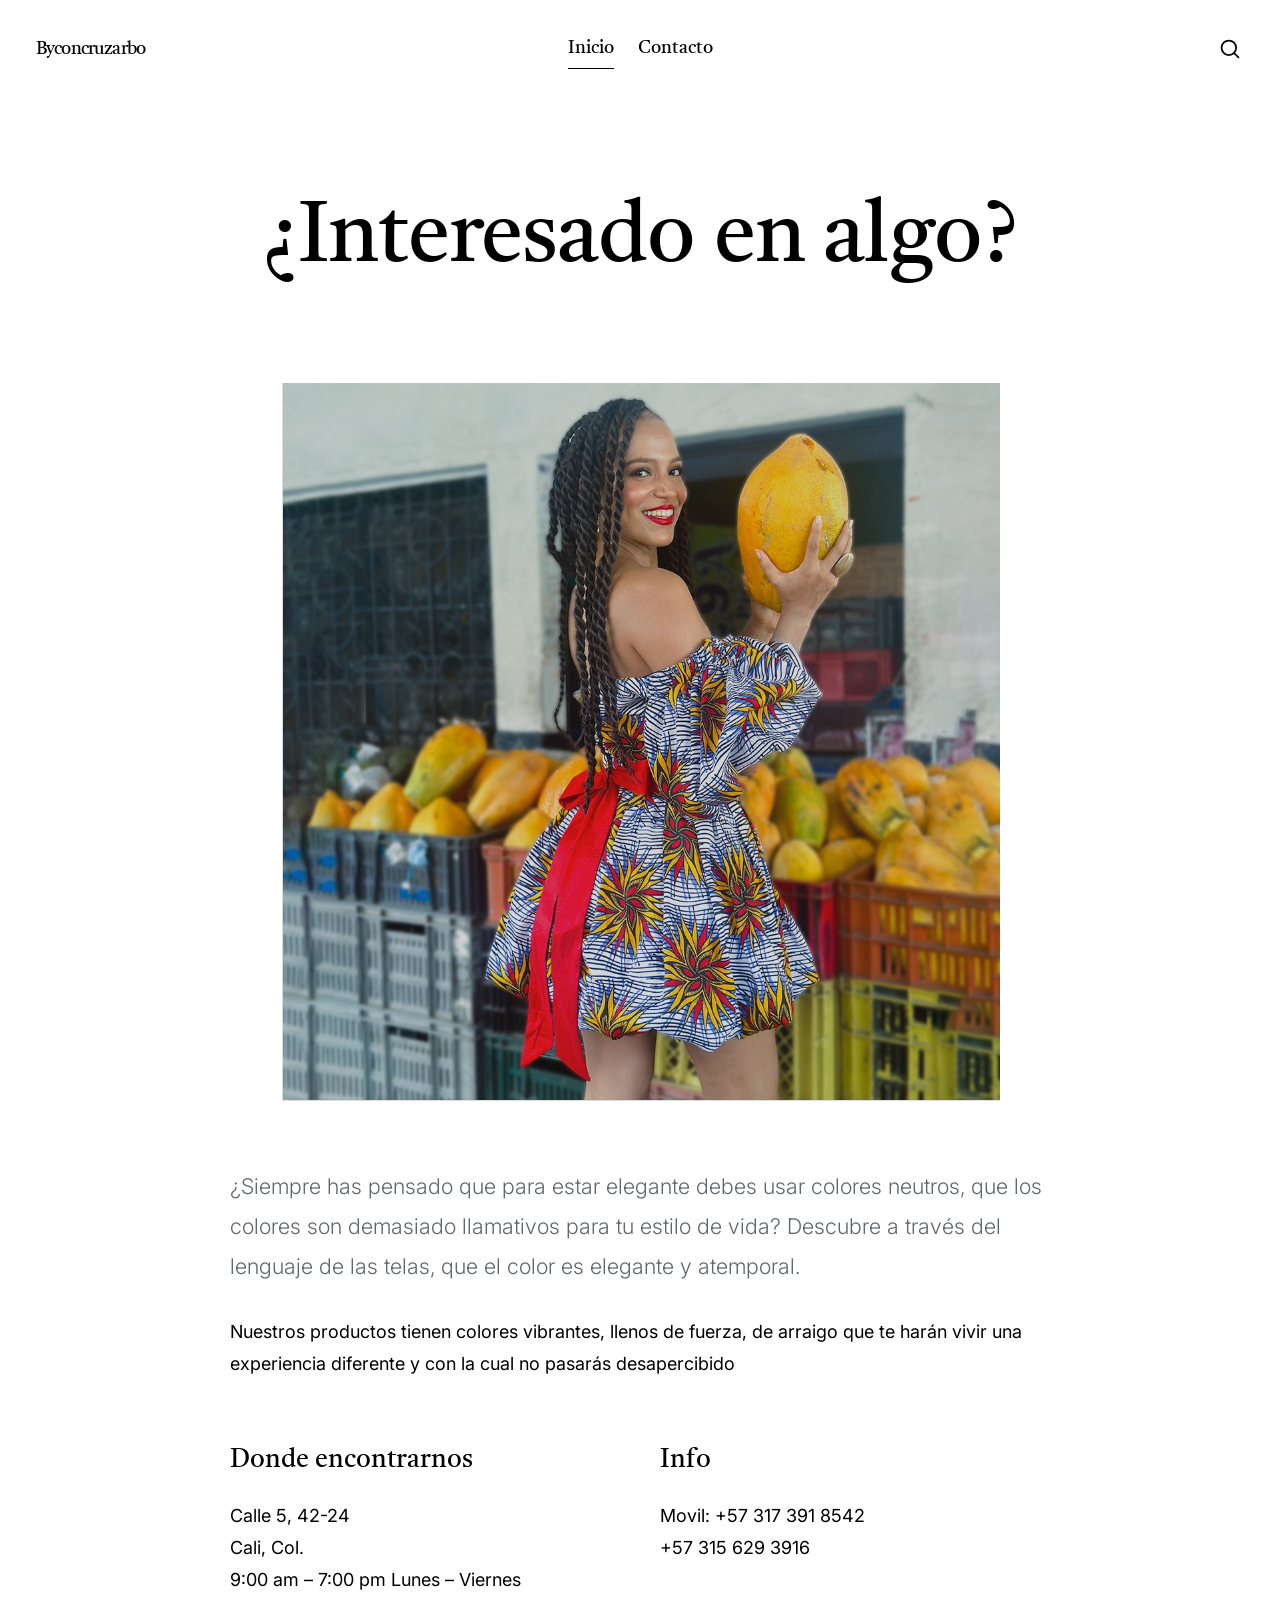
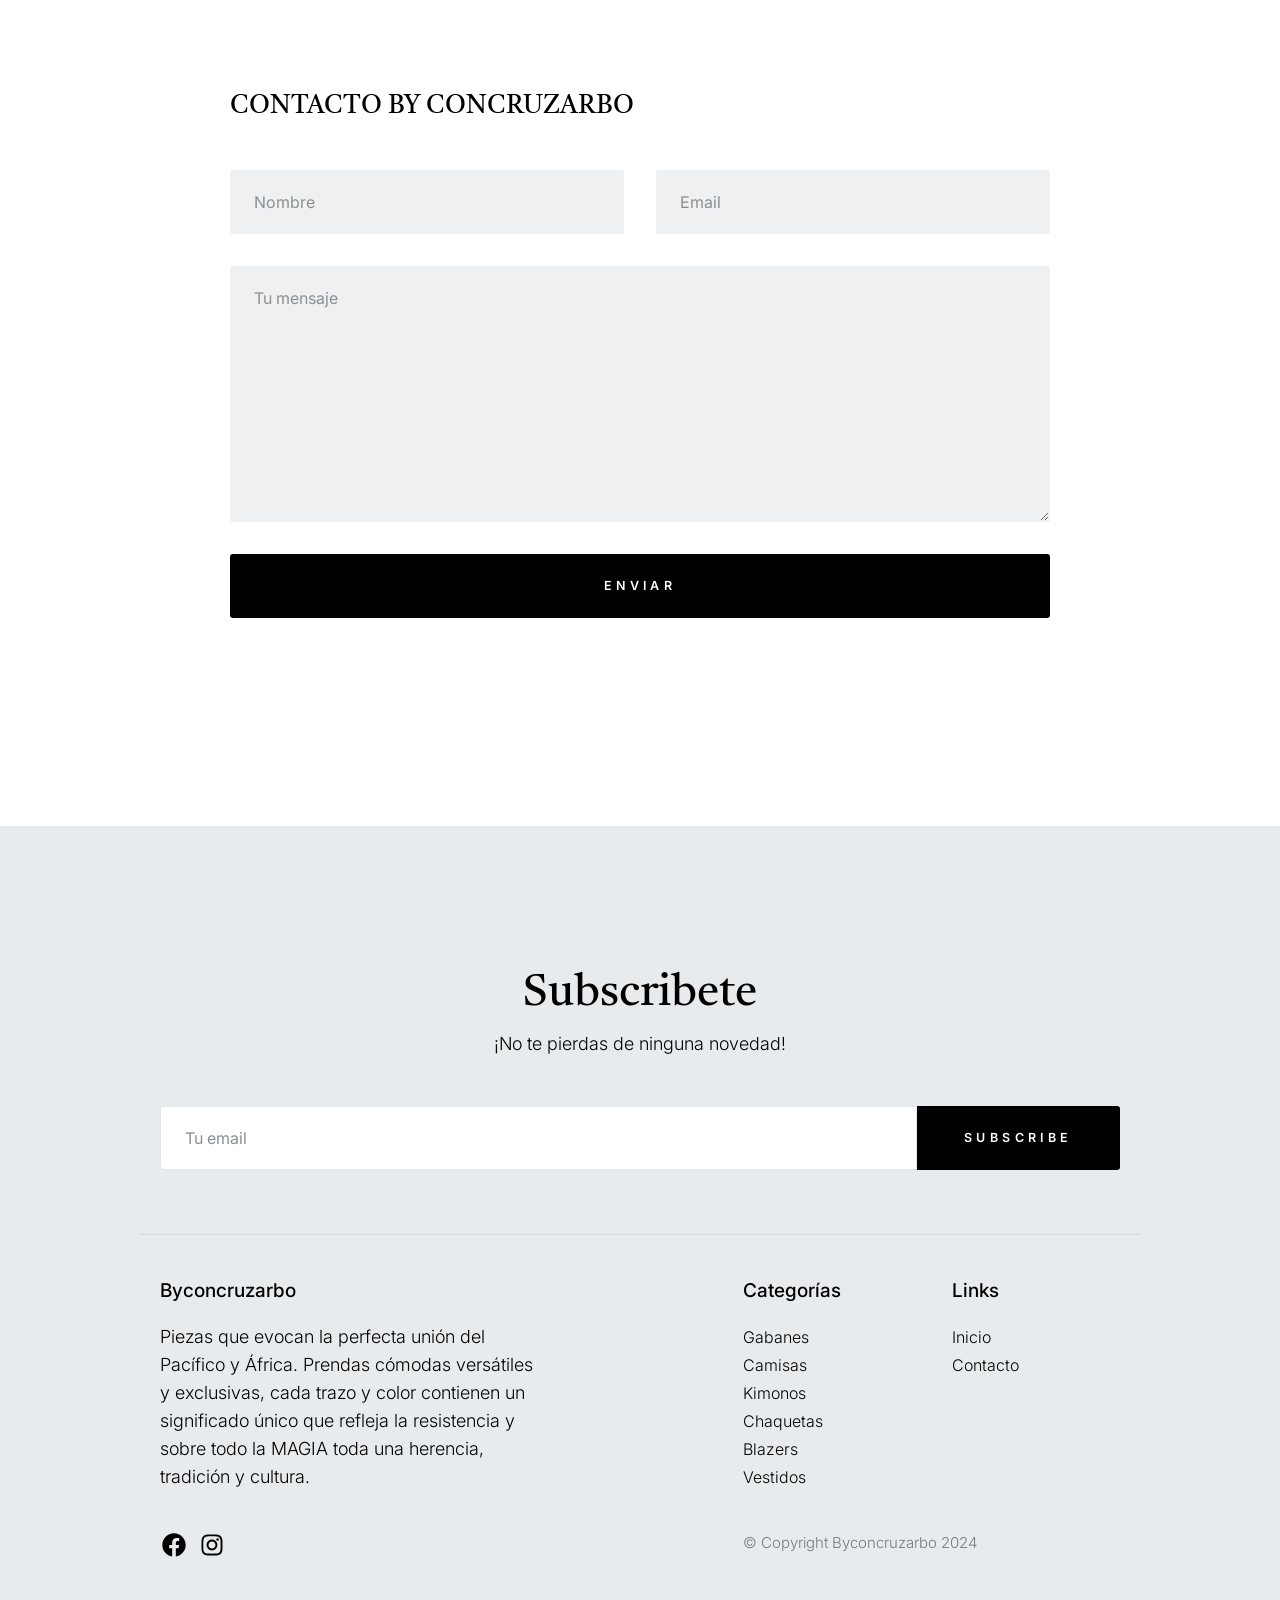
<file: contact(1).html>
<!DOCTYPE html>
<html lang="en" class="no-js" >
<head>

    <!--- basic page needs
    ================================================== -->
    <meta charset="utf-8">
    <meta name="viewport" content="width=device-width, initial-scale=1">
    <title>Contacto</title>

    <script>
        document.documentElement.classList.remove('no-js');
        document.documentElement.classList.add('js');
    </script>

    <!-- CSS
    ================================================== -->
    <link rel="stylesheet" href="css/vendor.css">
    <link rel="stylesheet" href="css/styles.css">

    <!-- favicons
    ================================================== -->
    <link rel="apple-touch-icon" sizes="180x180" href="logo.png">
    <link rel="icon" type="image/png" sizes="32x32" href="logo.png">
    <link rel="icon" type="image/png" sizes="16x16" href="logo.png">
    <link rel="manifest" href="site.webmanifest">


</head>

<body id="top">


    <!-- preloader
    ================================================== -->
    <div id="preloader">
        <div id="loader" class="dots-fade">
            <div></div>
            <div></div>
            <div></div>
        </div>
    </div>


    <!-- page wrap
    ================================================== -->
    <div id="page" class="s-pagewrap">


        <!-- # site header 
        ================================================== -->
        <header id="masthead" class="s-header">

            <div class="s-header__branding">
                <p class="site-title">
                    <a href="index.html" rel="home">Byconcruzarbo</a>
                </p>
            </div>

            <div class="row s-header__navigation">

                <nav class="s-header__nav-wrap">
    
                    <h3 class="s-header__nav-heading">Navigate to</h3>
    
                    <ul class="s-header__nav">
                        <li class="current-menu-item"><a href="index.html" title="">Inicio</a></li>
                     
                        
                            
                       
                        <li><a href="contact.html" title="">Contacto</a></li>
                    </ul> <!-- end s-header__nav -->

                </nav> <!-- end s-header__nav-wrap -->
    
            </div> <!-- end s-header__navigation -->

            <div class="s-header__search">

                <div class="s-header__search-inner">
                    <div class="row">
    
                        <form role="search" method="get" class="s-header__search-form" action="#">
                            <label>
                                <span class="u-screen-reader-text">Search for:</span>
                                <input type="search" class="s-header__search-field" placeholder="Search for..." value="" name="s" title="Search for:" autocomplete="off">
                            </label>
                            <input type="submit" class="s-header__search-submit" value="Search"> 
                        </form>
    
                        <a href="#0" title="Close Search" class="s-header__search-close">Close</a>
    
                    </div> <!-- end row -->
                </div> <!-- s-header__search-inner -->
    
            </div> <!-- end s-header__search -->

            <a class="s-header__menu-toggle" href="#0"><span>Menu</span></a>
            <a class="s-header__search-trigger" href="#">
                <svg width="24" height="24" fill="none" viewBox="0 0 24 24">
                    <path stroke="currentColor" stroke-linecap="round" stroke-linejoin="round" stroke-width="1.5" d="M19.25 19.25L15.5 15.5M4.75 11C4.75 7.54822 7.54822 4.75 11 4.75C14.4518 4.75 17.25 7.54822 17.25 11C17.25 14.4518 14.4518 17.25 11 17.25C7.54822 17.25 4.75 14.4518 4.75 11Z"></path>
                </svg>
            </a>

        </header> <!-- end s-header -->


        <!-- # site-content
        ================================================== -->
        <div id="content" class="s-content s-content--page">

                <div class="row entry-wrap">
                    <div class="column lg-12">

                        <article class="entry">

                            <header class="entry__header entry__header--narrow">
    
                                <h1 class="entry__title">
                                    ¿Interesado en algo?
                                </h1>
    
                            </header>
                             <center>    
                            <div class="entry__media">
                                <figure class="featured-image">
                                    <img src="moda/fond.PNG" 
                                      srcset="moda/fond.PNG "sizes="(max-width: 2400px) 100vw, 2400px" alt="">
                                </figure>
                            </div>
                            </center>
                            <div class="content-primary">

                                <div class="entry__content">
        
                                    <p class="lead">
                                        ¿Siempre has pensado que para estar elegante debes usar colores neutros, que los colores son demasiado llamativos para tu estilo de vida? Descubre a través del lenguaje de las telas, que el color es elegante y atemporal.</p> 

                                    <p>
                                        Nuestros productos tienen colores vibrantes, llenos de fuerza, de arraigo que te harán vivir una experiencia diferente y con la cual no pasarás desapercibido
                                  
                                    </p>

                                    <div class="row block-large-1-2 block-tab-whole entry__blocks">
                                        <div class="column">
                                            <h4>Donde encontrarnos</h4>
                                            <p>
                                                Calle 5, 42-24<br>
                                                Cali, Col.<br>
                                                9:00 am – 7:00 pm Lunes – Viernes 
                                            </p>
                                        </div>
        
                                        <div class="column">
                                            <h4> Info</h4>
                                            <p>
                                              Movil: +57 317 391 8542 <br>
                                                     +57 315 629 3916
                                            </p> 
                                        </div>
                                    </div>

                                    <h4>CONTACTO BY CONCRUZARBO  </h4>

                                    <form name="cForm" id="cForm" class="entry__form" method="post" action="" autocomplete="off">
                                        <fieldset class="row">

                                            <div class="column lg-6 tab-12 form-field">
                                                <input name="cName" id="cName" class="u-fullwidth" placeholder="Nombre" value="" type="text">
                                            </div>

                                            <div class="column lg-6 tab-12 form-field">
                                                <input name="cEmail" id="cEmail" class="u-fullwidth" placeholder="Email" value="" type="text">
                                            </div>


                                            <div class="column lg-12 message form-field">
                                                <textarea name="cMessage" id="cMessage" class="u-fullwidth" placeholder="Tu mensaje"></textarea>
                                            </div>

                                            <div class="column lg-12">
                                                <input name="submit" id="submit" class="btn btn--primary btn-wide btn--large u-fullwidth" value="Enviar " type="submit">
                                            </div>

                                        </fieldset>
                                    </form> <!-- end form -->

                            </div> <!-- end content-primary -->

                        </article> <!-- end entry -->

                    </div>
                </div> <!-- end entry-wrap -->
        </section> <!-- end s-content -->


        <!-- # site-footer
        ================================================== -->

        <footer id="colophon" class="s-footer">

                <div class="row s-footer__subscribe">
                    <div class="column lg-12">
    
                        <h2>
                        Subscribete 
                        </h2>
                        <p>
                        ¡No te pierdas de ninguna novedad!
                        </p>
    
                        <form id="mc-form" class="mc-form">
                            <input type="email" name="EMAIL" id="mce-EMAIL" class="u-fullwidth text-center" placeholder="Tu email" title="The domain portion of the email address is invalid (the portion after the @)." pattern="^([^\x00-\x20\x22\x28\x29\x2c\x2e\x3a-\x3c\x3e\x40\x5b-\x5d\x7f-\xff]+|\x22([^\x0d\x22\x5c\x80-\xff]|\x5c[\x00-\x7f])*\x22)(\x2e([^\x00-\x20\x22\x28\x29\x2c\x2e\x3a-\x3c\x3e\x40\x5b-\x5d\x7f-\xff]+|\x22([^\x0d\x22\x5c\x80-\xff]|\x5c[\x00-\x7f])*\x22))*\x40([^\x00-\x20\x22\x28\x29\x2c\x2e\x3a-\x3c\x3e\x40\x5b-\x5d\x7f-\xff]+|\x5b([^\x0d\x5b-\x5d\x80-\xff]|\x5c[\x00-\x7f])*\x5d)(\x2e([^\x00-\x20\x22\x28\x29\x2c\x2e\x3a-\x3c\x3e\x40\x5b-\x5d\x7f-\xff]+|\x5b([^\x0d\x5b-\x5d\x80-\xff]|\x5c[\x00-\x7f])*\x5d))*(\.\w{2,})+$" required>
                            <input type="submit" name="subscribe" value="Subscribe" class="btn--small btn--primary u-fullwidth">
                            <!-- <div style="position: absolute; left: -5000px;" aria-hidden="true"><input type="text" name="b_cdb7b577e41181934ed6a6a44_9a91cfe7b3" tabindex="-1" value=""></div> -->
                            <div class="mc-status"></div>
                        </form>
    
                    </div>
                </div> <!-- end s-footer__subscribe -->
    
                <div class="row s-footer__main">
    
                    <div class="column lg-5 md-6 tab-12 s-footer__about">
                        <h4>Byconcruzarbo</h4>
    
                        <p>
                            Piezas que evocan la perfecta unión del Pacífico y África.
                            Prendas cómodas versátiles y exclusivas, cada trazo y color contienen un significado único que refleja la resistencia y sobre todo la MAGIA toda una herencia, tradición y cultura.
                        </p>
                    </div> <!-- end s-footer__about -->
    
                    <div class="column lg-5 md-6 tab-12">
                        <div class="row">
                            <div class="column lg-6">
                                <h4>Categorías</h4>
                                <ul class="link-list">
                                    <li>Gabanes</li>
                                    <li>Camisas</li>
                                    <li>Kimonos</li>
                                    <li>Chaquetas</li>
                                    <li>Blazers</li>
                                    <li>Vestidos</li>
                                </ul>
                            </div>
                            <div class="column lg-6">
                                <h4>Links</h4>
                                <ul class="link-list">
                                    <li><a href="index.html">Inicio</a></li>
                                    <li><a href="contact.html">Contacto</a></li>
                                    
                                </ul>
                            </div>
                        </div>
                    </div>
    
                </div> <!-- end s-footer__main -->
    
                <div class="row s-footer__bottom">
    
                    <div class="column lg-7 md-6 tab-12">
                        <ul class="s-footer__social">
                            <li>
                                <a href="https://www.facebook.com/byconcruzarbo">
                                    <svg xmlns="http://www.w3.org/2000/svg" width="24" height="24" viewBox="0 0 24 24" style="fill: rgba(0, 0, 0, 1);transform: ;msFilter:;"><path d="M12.001 2.002c-5.522 0-9.999 4.477-9.999 9.999 0 4.99 3.656 9.126 8.437 9.879v-6.988h-2.54v-2.891h2.54V9.798c0-2.508 1.493-3.891 3.776-3.891 1.094 0 2.24.195 2.24.195v2.459h-1.264c-1.24 0-1.628.772-1.628 1.563v1.875h2.771l-.443 2.891h-2.328v6.988C18.344 21.129 22 16.992 22 12.001c0-5.522-4.477-9.999-9.999-9.999z"></path></svg>
                                    <span class="u-screen-reader-text">Facebook</span>
                                </a>
                            </li>
                  
                            <li>
                                <a href="https://www.instagram.com/byconcruzarbo/">
                                    <svg xmlns="http://www.w3.org/2000/svg" width="24" height="24" viewBox="0 0 24 24" style="fill:rgba(0, 0, 0, 1);transform:;-ms-filter:"><path d="M11.999,7.377c-2.554,0-4.623,2.07-4.623,4.623c0,2.554,2.069,4.624,4.623,4.624c2.552,0,4.623-2.07,4.623-4.624 C16.622,9.447,14.551,7.377,11.999,7.377L11.999,7.377z M11.999,15.004c-1.659,0-3.004-1.345-3.004-3.003 c0-1.659,1.345-3.003,3.004-3.003s3.002,1.344,3.002,3.003C15.001,13.659,13.658,15.004,11.999,15.004L11.999,15.004z"></path><circle cx="16.806" cy="7.207" r="1.078"></circle><path d="M20.533,6.111c-0.469-1.209-1.424-2.165-2.633-2.632c-0.699-0.263-1.438-0.404-2.186-0.42 c-0.963-0.042-1.268-0.054-3.71-0.054s-2.755,0-3.71,0.054C7.548,3.074,6.809,3.215,6.11,3.479C4.9,3.946,3.945,4.902,3.477,6.111 c-0.263,0.7-0.404,1.438-0.419,2.186c-0.043,0.962-0.056,1.267-0.056,3.71c0,2.442,0,2.753,0.056,3.71 c0.015,0.748,0.156,1.486,0.419,2.187c0.469,1.208,1.424,2.164,2.634,2.632c0.696,0.272,1.435,0.426,2.185,0.45 c0.963,0.042,1.268,0.055,3.71,0.055s2.755,0,3.71-0.055c0.747-0.015,1.486-0.157,2.186-0.419c1.209-0.469,2.164-1.424,2.633-2.633 c0.263-0.7,0.404-1.438,0.419-2.186c0.043-0.962,0.056-1.267,0.056-3.71s0-2.753-0.056-3.71C20.941,7.57,20.801,6.819,20.533,6.111z M19.315,15.643c-0.007,0.576-0.111,1.147-0.311,1.688c-0.305,0.787-0.926,1.409-1.712,1.711c-0.535,0.199-1.099,0.303-1.67,0.311 c-0.95,0.044-1.218,0.055-3.654,0.055c-2.438,0-2.687,0-3.655-0.055c-0.569-0.007-1.135-0.112-1.669-0.311 c-0.789-0.301-1.414-0.923-1.719-1.711c-0.196-0.534-0.302-1.099-0.311-1.669c-0.043-0.95-0.053-1.218-0.053-3.654 c0-2.437,0-2.686,0.053-3.655c0.007-0.576,0.111-1.146,0.311-1.687c0.305-0.789,0.93-1.41,1.719-1.712 c0.534-0.198,1.1-0.303,1.669-0.311c0.951-0.043,1.218-0.055,3.655-0.055c2.437,0,2.687,0,3.654,0.055 c0.571,0.007,1.135,0.112,1.67,0.311c0.786,0.303,1.407,0.925,1.712,1.712c0.196,0.534,0.302,1.099,0.311,1.669 c0.043,0.951,0.054,1.218,0.054,3.655c0,2.436,0,2.698-0.043,3.654H19.315z"></path></svg>
                                    <span class="u-screen-reader-text">Instagram</span>
                                </a>
                            </li>
                            
                        </ul>
                    </div>
                    <div class="column lg-5 md-6 tab-12">
                        <div class="ss-copyright">
                            <span>© Copyright Byconcruzarbo 2024</span> 
    
                        </div>
                    </div>
    
                </div> <!-- end s-footer__bottom -->
               
                <div class="ss-go-top">
                    <a class="smoothscroll" title="Back to Top" href="#top">
                        <svg width="24" height="24" fill="none" viewBox="0 0 24 24">
                            <path stroke="currentColor" stroke-linecap="round" stroke-linejoin="round" stroke-width="1.5" d="M17.25 10.25L12 4.75L6.75 10.25"/>
                            <path stroke="currentColor" stroke-linecap="round" stroke-linejoin="round" stroke-width="1.5" d="M12 19.25V5.75"/>
                        </svg>
                    </a>
                </div> <!-- end ss-go-top -->
    
            </footer><!-- end s-footer -->
    

          

    <!-- Java Script
    ================================================== -->
    <script src="js/plugins.js"></script>
    <script src="js/main.js"></script>

</body>
</html>
</file>
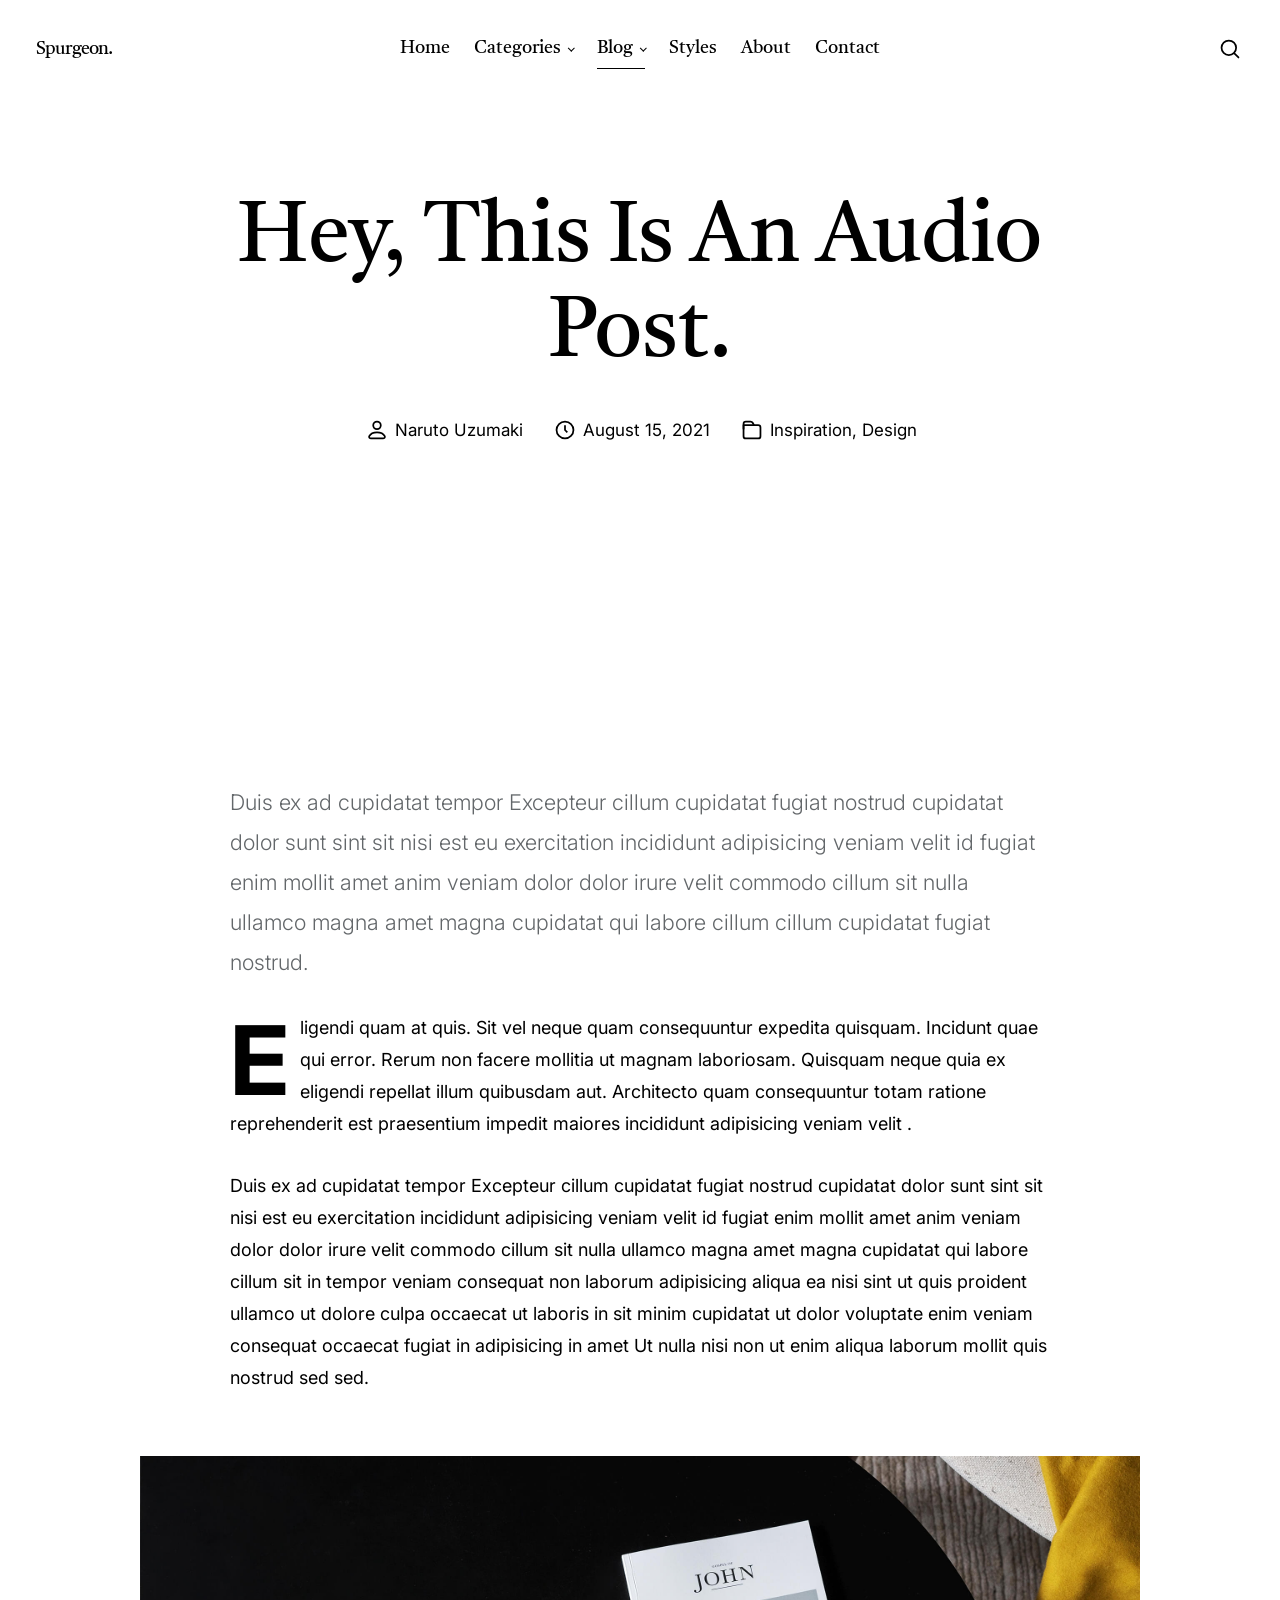
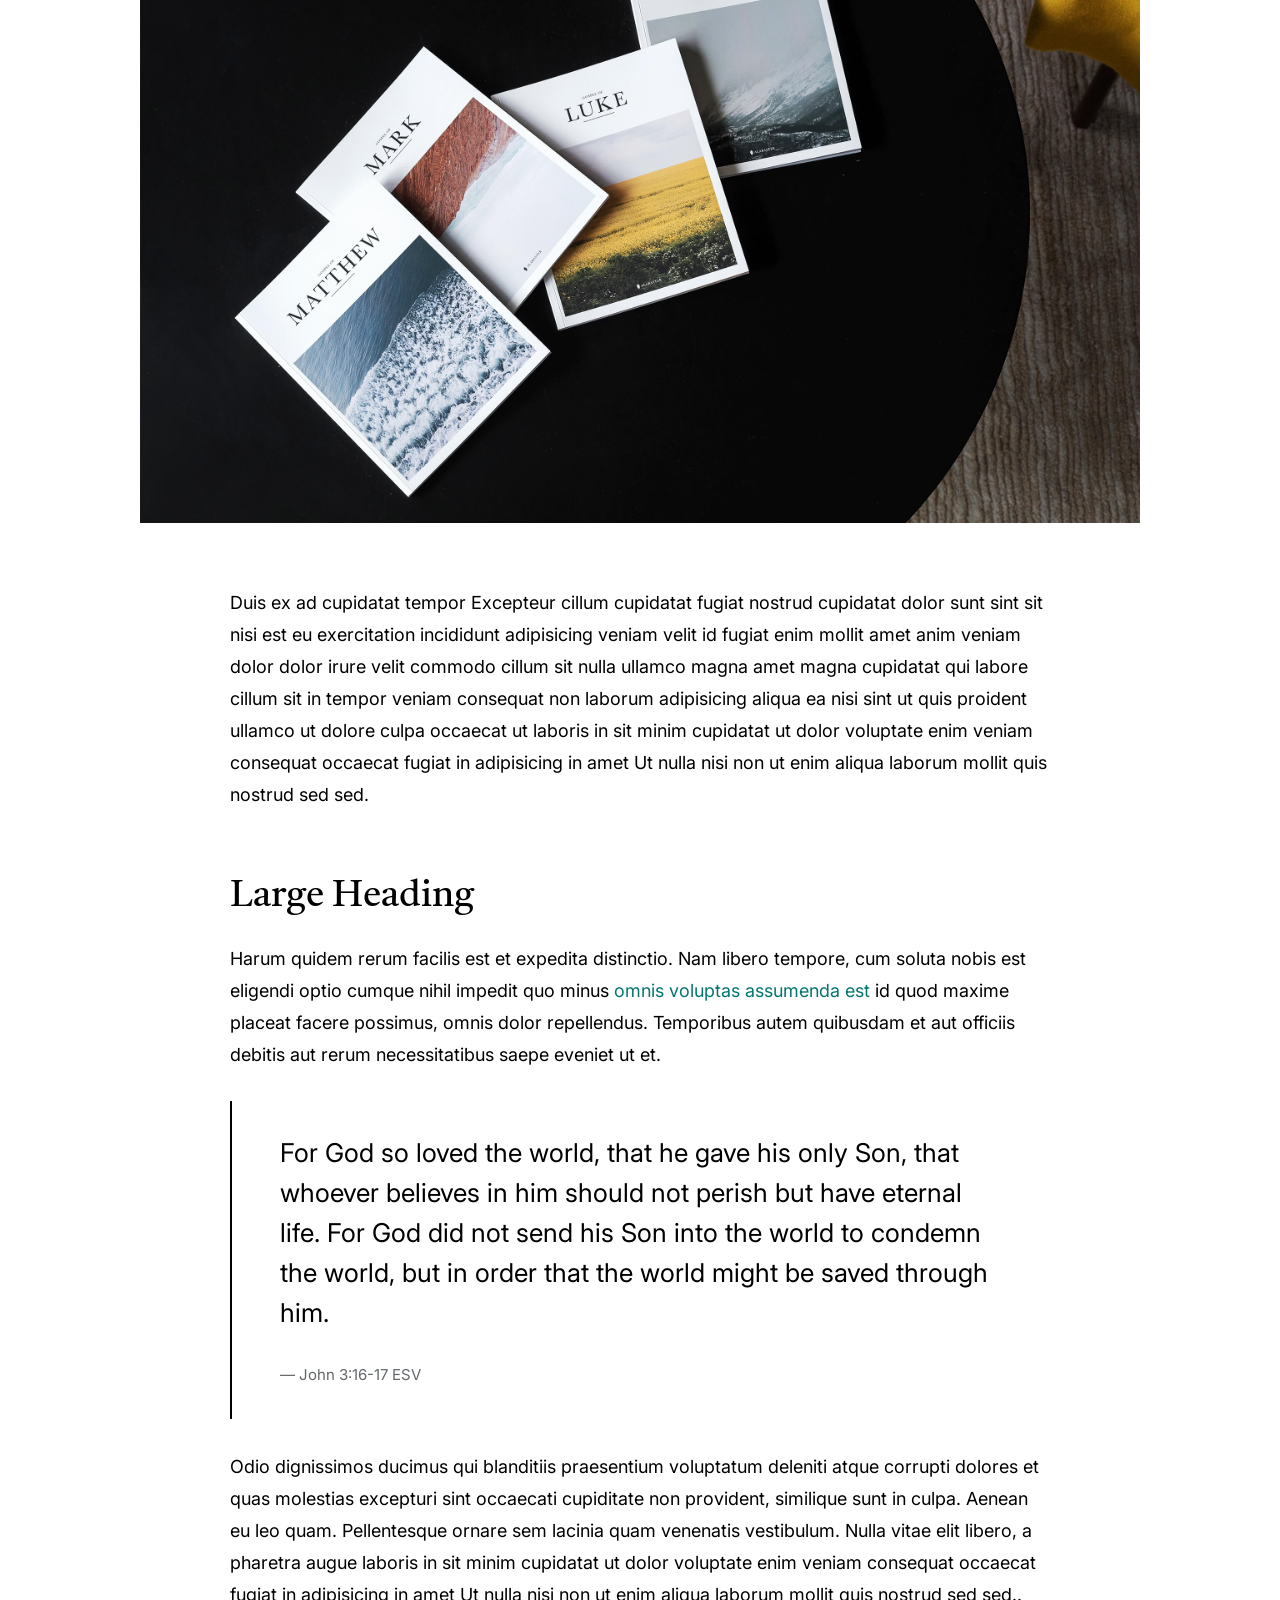
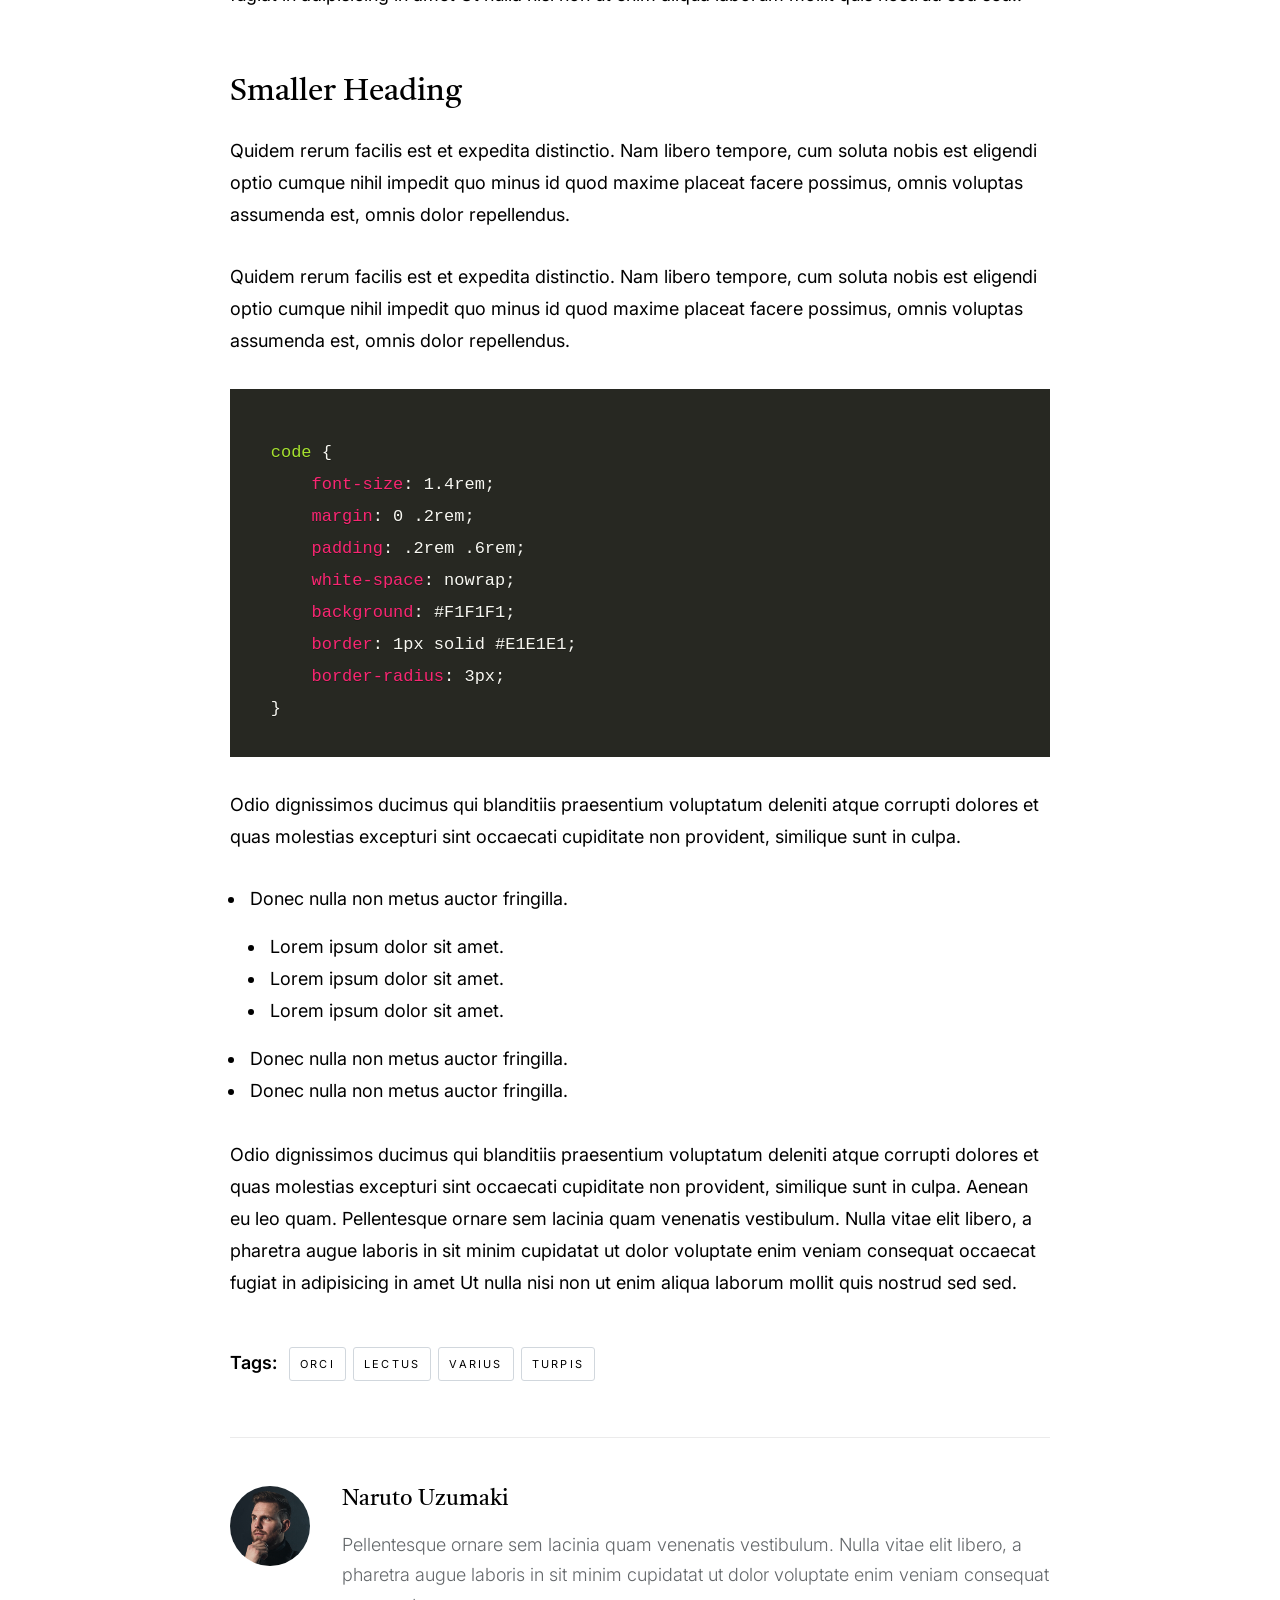
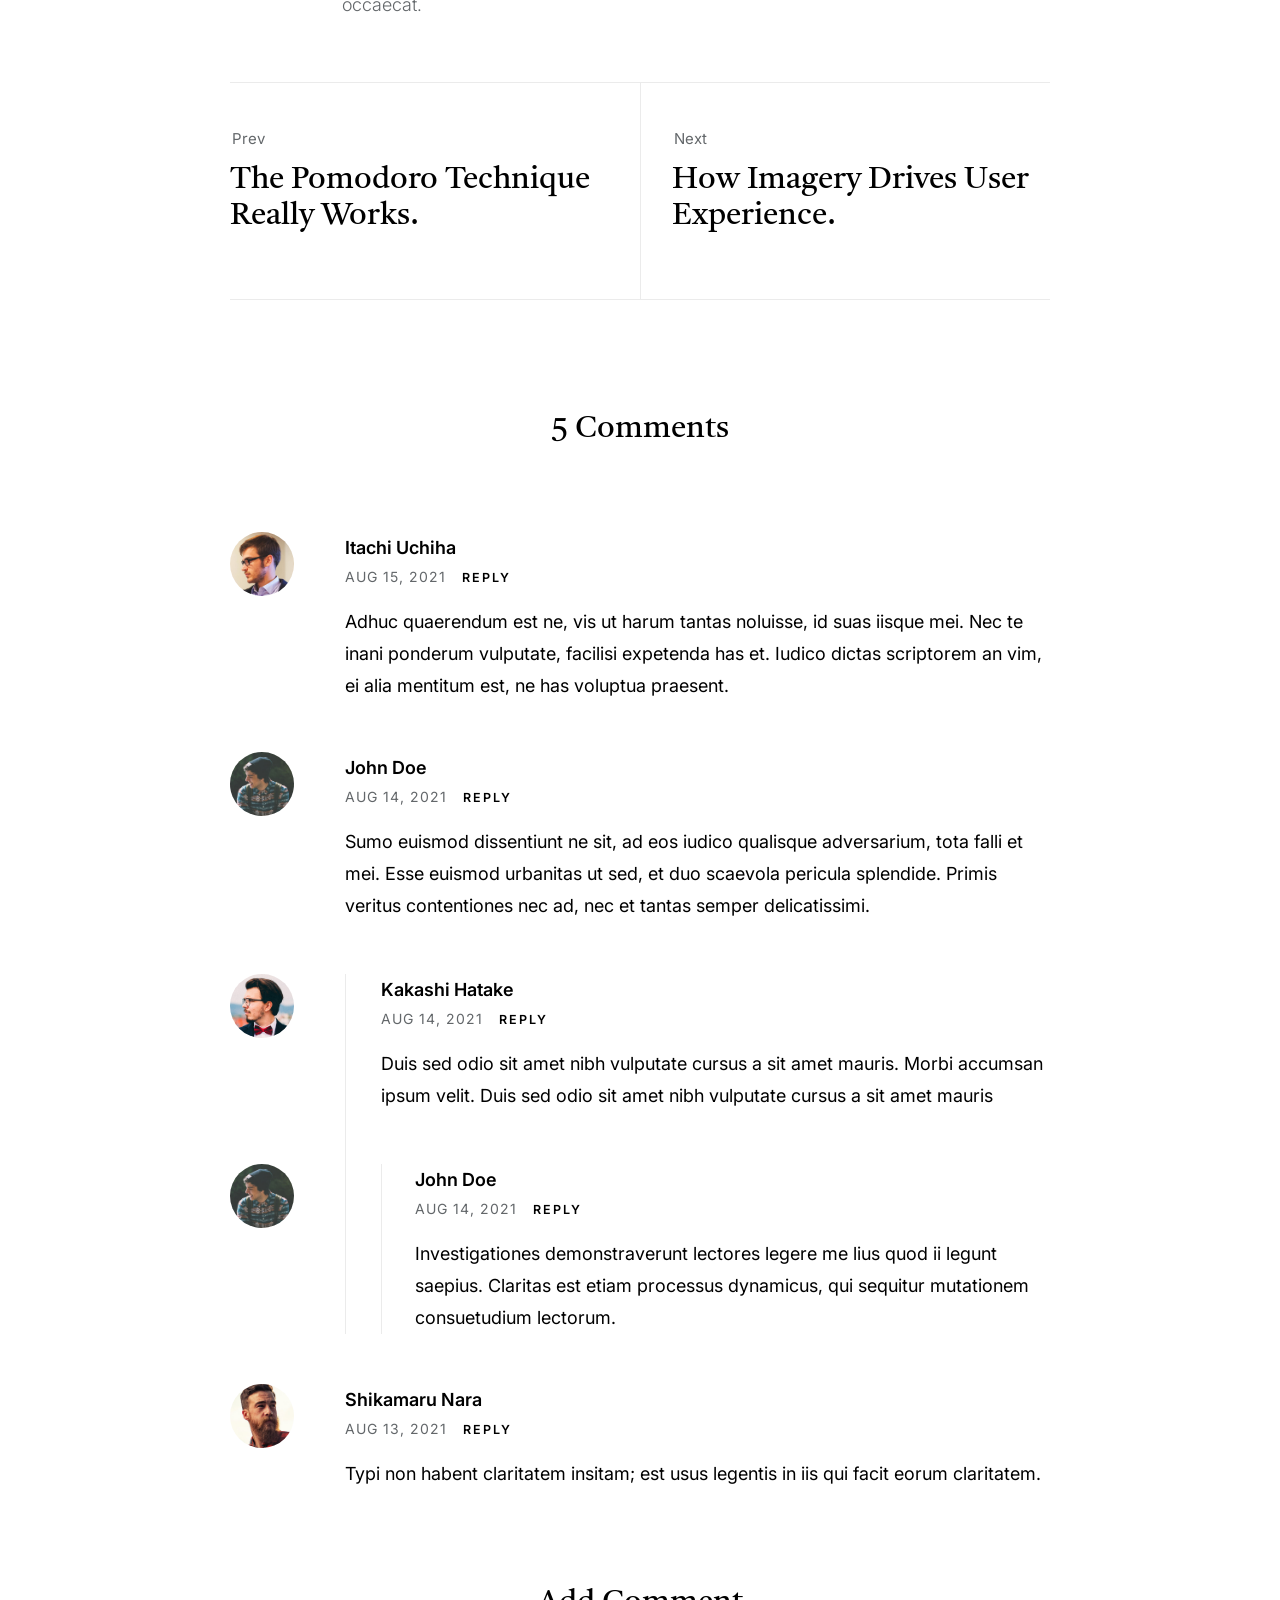
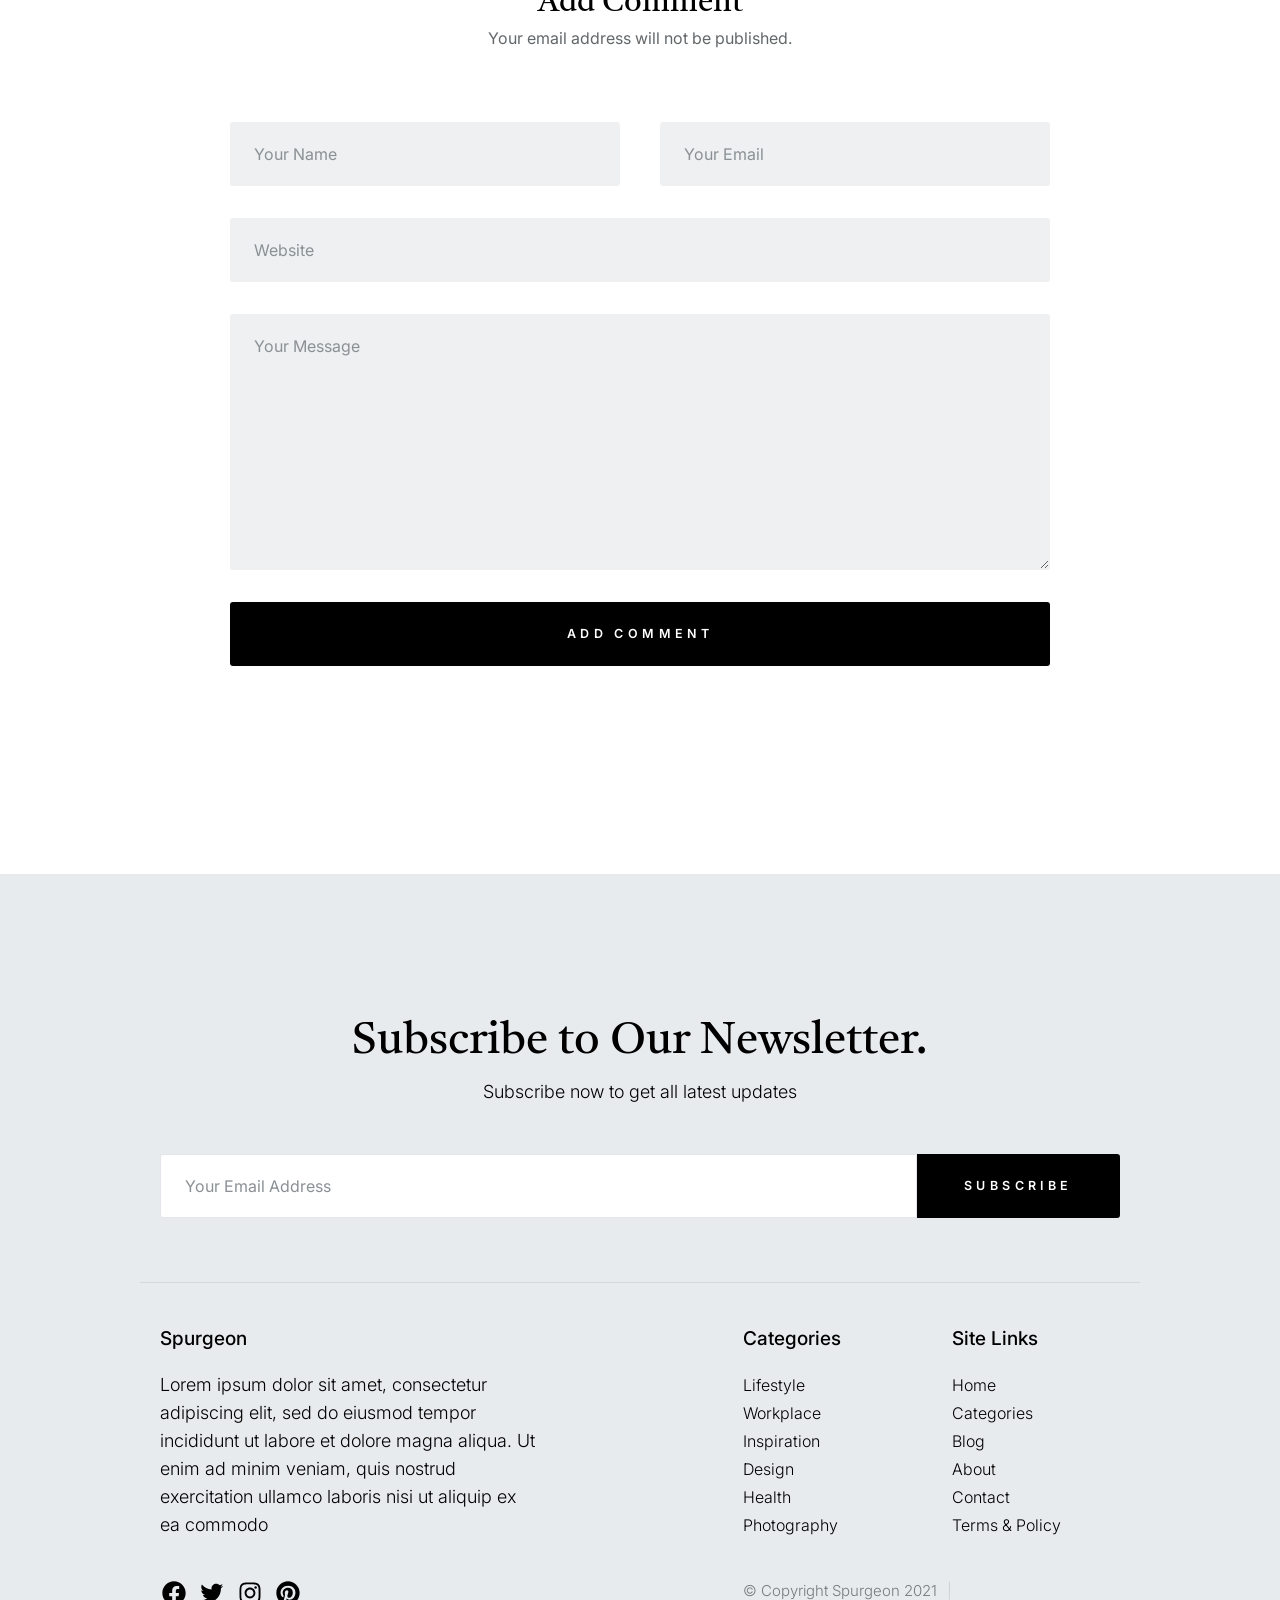
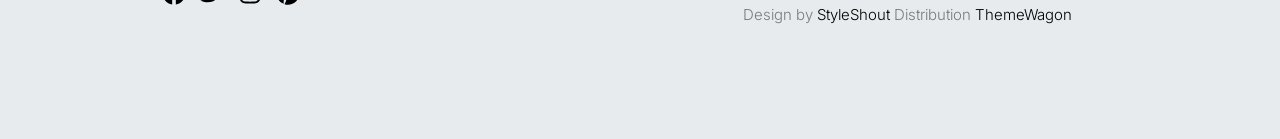
<file: single-audio.html>
<!DOCTYPE html>
<html lang="en" class="no-js" >
<head>

    <!--- basic page needs
    ================================================== -->
    <meta charset="utf-8">
    <meta name="viewport" content="width=device-width, initial-scale=1">
    <title>Audio Post - Spurgeon</title>

    <script>
        document.documentElement.classList.remove('no-js');
        document.documentElement.classList.add('js');
    </script>

    <!-- CSS
    ================================================== -->
    <link rel="stylesheet" href="css/vendor.css">
    <link rel="stylesheet" href="css/styles.css">

    <!-- favicons
    ================================================== -->
    <link rel="apple-touch-icon" sizes="180x180" href="apple-touch-icon.png">
    <link rel="icon" type="image/png" sizes="32x32" href="favicon-32x32.png">
    <link rel="icon" type="image/png" sizes="16x16" href="favicon-16x16.png">
    <link rel="manifest" href="site.webmanifest">

</head>

<body id="top">


    <!-- preloader
    ================================================== -->
    <div id="preloader">
        <div id="loader" class="dots-fade">
            <div></div>
            <div></div>
            <div></div>
        </div>
    </div>


    <!-- page wrap
    ================================================== -->
    <div id="page" class="s-pagewrap">


        <!-- # site header 
        ================================================== -->
        <header id="masthead" class="s-header">

            <div class="s-header__branding">
                <p class="site-title">
                    <a href="index.html" rel="home">Spurgeon.</a>
                </p>
            </div>

            <div class="row s-header__navigation">

                <nav class="s-header__nav-wrap">
    
                    <h3 class="s-header__nav-heading">Navigate to</h3>
    
                    <ul class="s-header__nav">
                        <li><a href="index.html" title="">Home</a></li>
                        <li class="has-children">
                            <a href="#0" title="" class="">Categories</a>
                            <ul class="sub-menu">
                                <li><a href="category.html">Design</a></li>
                                <li><a href="category.html">Lifestyle</a></li>
                                <li><a href="category.html">Inspiration</a></li>
                                <li><a href="category.html">Work</a></li>
                                <li><a href="category.html">Health</a></li>
                                <li><a href="category.html">Photography</a></li>
                            </ul>
                        </li>
                        <li class="current-menu-item has-children">
                            <a href="#0" title="" class="">Blog</a>
                            <ul class="sub-menu">
                                <li><a href="single-standard.html">Standard Post</a></li>
                                <li><a href="single-video.html">Video Post</a></li>
                                <li><a href="single-audio.html">Audio Post</a></li>
                            </ul>
                        </li>
                        <li><a href="styles.html" title="">Styles</a></li>
                        <li><a href="about.html" title="">About</a></li>
                        <li><a href="contact.html" title="">Contact</a></li>
                    </ul> <!-- end s-header__nav -->

                </nav> <!-- end s-header__nav-wrap -->
    
            </div> <!-- end s-header__navigation -->

            <div class="s-header__search">

                <div class="s-header__search-inner">
                    <div class="row">
    
                        <form role="search" method="get" class="s-header__search-form" action="#">
                            <label>
                                <span class="u-screen-reader-text">Search for:</span>
                                <input type="search" class="s-header__search-field" placeholder="Search for..." value="" name="s" title="Search for:" autocomplete="off">
                            </label>
                            <input type="submit" class="s-header__search-submit" value="Search"> 
                        </form>
    
                        <a href="#0" title="Close Search" class="s-header__search-close">Close</a>
    
                    </div> <!-- end row -->
                </div> <!-- s-header__search-inner -->
    
            </div> <!-- end s-header__search -->

            <a class="s-header__menu-toggle" href="#0"><span>Menu</span></a>
            <a class="s-header__search-trigger" href="#">
                <svg width="24" height="24" fill="none" viewBox="0 0 24 24">
                    <path stroke="currentColor" stroke-linecap="round" stroke-linejoin="round" stroke-width="1.5" d="M19.25 19.25L15.5 15.5M4.75 11C4.75 7.54822 7.54822 4.75 11 4.75C14.4518 4.75 17.25 7.54822 17.25 11C17.25 14.4518 14.4518 17.25 11 17.25C7.54822 17.25 4.75 14.4518 4.75 11Z"></path>
                </svg>
            </a>

        </header> <!-- end s-header -->


        <!-- # site-content
        ================================================== -->
        <div id="content" class="s-content s-content--blog">

                <div class="row entry-wrap">
                    <div class="column lg-12">

                        <article class="entry format-standard">

                            <header class="entry__header">
    
                                <h1 class="entry__title">
                                    Hey, This Is An Audio Post.
                                </h1>

                                <div class="entry__meta">
                                    <div class="entry__meta-author">
                                        <svg width="24" height="24" fill="none" viewBox="0 0 24 24">
                                            <circle cx="12" cy="8" r="3.25" stroke="currentColor" stroke-linecap="round" stroke-linejoin="round" stroke-width="1.5"></circle>
                                            <path stroke="currentColor" stroke-linecap="round" stroke-linejoin="round" stroke-width="1.5" d="M6.8475 19.25H17.1525C18.2944 19.25 19.174 18.2681 18.6408 17.2584C17.8563 15.7731 16.068 14 12 14C7.93201 14 6.14367 15.7731 5.35924 17.2584C4.82597 18.2681 5.70558 19.25 6.8475 19.25Z"></path>
                                        </svg>
                                        <a href="#">Naruto Uzumaki</a> 
                                    </div>
                                    <div class="entry__meta-date">
                                        <svg width="24" height="24" fill="none" viewBox="0 0 24 24">
                                            <circle cx="12" cy="12" r="7.25" stroke="currentColor" stroke-width="1.5"></circle>
                                            <path stroke="currentColor" stroke-width="1.5" d="M12 8V12L14 14"></path>
                                        </svg>
                                        August 15, 2021 
                                    </div>
                                    <div class="entry__meta-cat">
                                        <svg width="24" height="24" fill="none" viewBox="0 0 24 24">
                                            <path stroke="currentColor" stroke-linecap="round" stroke-linejoin="round" stroke-width="1.5" d="M19.25 17.25V9.75C19.25 8.64543 18.3546 7.75 17.25 7.75H4.75V17.25C4.75 18.3546 5.64543 19.25 6.75 19.25H17.25C18.3546 19.25 19.25 18.3546 19.25 17.25Z"></path>
                                            <path stroke="currentColor" stroke-linecap="round" stroke-linejoin="round" stroke-width="1.5" d="M13.5 7.5L12.5685 5.7923C12.2181 5.14977 11.5446 4.75 10.8127 4.75H6.75C5.64543 4.75 4.75 5.64543 4.75 6.75V11"></path>
                                        </svg>
                                          
                                        <span class="cat-links">
                                            <a href="#0">Inspiration</a>
                                            <a href="#0">Design</a>
                                        </span>
                                    </div>
                                </div>
                            </header>

                            <div class="entry__media">
                                <div class="featured-image">
                                    <iframe width="100%" height="166" scrolling="no" frameborder="no" allow="autoplay" src="https://w.soundcloud.com/player/?url=https%3A//api.soundcloud.com/tracks/80822997&color=%23dedede&auto_play=false&hide_related=false&show_comments=true&show_user=true&show_reposts=false&show_teaser=true"></iframe>
                                </div>
                            </div>

                            <div class="content-primary">

                                <div class="entry__content">
                                    <p class="lead">
                                    Duis ex ad cupidatat tempor Excepteur cillum cupidatat fugiat nostrud cupidatat dolor 
                                    sunt sint sit nisi est eu exercitation incididunt adipisicing veniam velit id fugiat 
                                    enim mollit amet anim veniam dolor dolor irure velit commodo cillum sit nulla ullamco 
                                    magna amet magna cupidatat qui labore cillum cillum cupidatat fugiat nostrud. </p> 

                                    <p class="drop-cap">
                                    Eligendi quam at quis. Sit vel neque quam consequuntur expedita quisquam. Incidunt quae 
                                    qui error. Rerum non facere mollitia ut magnam laboriosam. Quisquam neque quia ex eligendi 
                                    repellat illum quibusdam aut. Architecto quam consequuntur totam ratione reprehenderit est 
                                    praesentium impedit maiores incididunt adipisicing veniam velit .
                                    </p>
            
                                    <p>
                                    Duis ex ad cupidatat tempor Excepteur cillum cupidatat fugiat nostrud cupidatat dolor 
                                    sunt sint sit nisi est eu exercitation incididunt adipisicing veniam velit id fugiat 
                                    enim mollit amet anim veniam dolor dolor irure velit commodo cillum sit nulla ullamco 
                                    magna amet magna cupidatat qui labore cillum sit in tempor veniam consequat non laborum 
                                    adipisicing aliqua ea nisi sint ut quis proident ullamco ut dolore culpa occaecat ut 
                                    laboris in sit minim cupidatat ut dolor voluptate enim veniam consequat occaecat fugiat 
                                    in adipisicing in amet Ut nulla nisi non ut enim aliqua laborum mollit quis nostrud sed sed.
                                    </p>
                
                                    <figure class="alignwide">
                                        <img src="images/sample-1200.jpg" 
                                          srcset="images/sample-2400.jpg 2400w, 
                                                  images/sample-1200.jpg 1200w, 
                                                  images/sample-600.jpg 600w" sizes="(max-width: 2400px) 100vw, 2400px" alt="">
                                    </figure>
            
                                    <p>
                                    Duis ex ad cupidatat tempor Excepteur cillum cupidatat fugiat nostrud cupidatat dolor 
                                    sunt sint sit nisi est eu exercitation incididunt adipisicing veniam velit id fugiat 
                                    enim mollit amet anim veniam dolor dolor irure velit commodo cillum sit nulla ullamco 
                                    magna amet magna cupidatat qui labore cillum sit in tempor veniam consequat non laborum 
                                    adipisicing aliqua ea nisi sint ut quis proident ullamco ut dolore culpa occaecat ut 
                                    laboris in sit minim cupidatat ut dolor voluptate enim veniam consequat occaecat fugiat 
                                    in adipisicing in amet Ut nulla nisi non ut enim aliqua laborum mollit quis nostrud sed sed.
                                    </p>
            
                                    <h2>Large Heading</h2>
            
                                    <p>
                                    Harum quidem rerum facilis est et expedita distinctio. Nam libero tempore, cum soluta 
                                    nobis est eligendi optio cumque nihil impedit quo minus <a href="http://#">omnis voluptas assumenda est</a> 
                                    id quod maxime placeat facere possimus, omnis dolor repellendus. Temporibus autem quibusdam et 
                                    aut officiis debitis aut rerum necessitatibus saepe eveniet ut et.</p>
            
                                    <blockquote>
                                        <p>
                                        For God so loved the world, that he gave his only Son, that whoever believes in 
                                        him should not perish but have eternal life. For God did not send his Son into 
                                        the world to condemn the world, but in order that the world might be 
                                        saved through him.
                                        </p>
                                        <cite>John 3:16-17 ESV</cite>
                                    </blockquote>
            
                                    <p>
                                    Odio dignissimos ducimus qui blanditiis praesentium voluptatum deleniti atque corrupti dolores 
                                    et quas molestias excepturi sint occaecati cupiditate non provident, similique sunt in culpa. 
                                    Aenean eu leo quam. Pellentesque ornare sem lacinia quam venenatis vestibulum. Nulla vitae elit 
                                    libero, a pharetra augue laboris in sit minim cupidatat ut dolor voluptate enim veniam consequat 
                                    occaecat fugiat in adipisicing in amet Ut nulla nisi non ut enim aliqua laborum mollit quis nostrud sed sed..</p>
            
                                    <h3>Smaller Heading</h3>
            
                                    <p>
                                    Quidem rerum facilis est et expedita distinctio. Nam libero tempore, cum soluta nobis est 
                                    eligendi optio cumque nihil impedit quo minus id quod maxime placeat facere possimus, omnis voluptas 
                                    assumenda est, omnis dolor repellendus.
                                    </p>
            
                                    <p>
                                    Quidem rerum facilis est et expedita distinctio. Nam libero tempore, cum soluta nobis est 
                                    eligendi optio cumque nihil impedit quo minus id quod maxime placeat facere possimus, omnis voluptas 
                                    assumenda est, omnis dolor repellendus.
                                    </p>
                                        
<pre><code class="language-css">
    code {
        font-size: 1.4rem;
        margin: 0 .2rem;
        padding: .2rem .6rem;
        white-space: nowrap;
        background: #F1F1F1;
        border: 1px solid #E1E1E1;	
        border-radius: 3px;
    }
</code></pre>
                                            
                                    <p>
                                    Odio dignissimos ducimus qui blanditiis praesentium voluptatum deleniti atque corrupti dolores et 
                                    quas molestias excepturi sint occaecati cupiditate non provident, similique sunt in culpa.</p>
            
                                    <ul>
                                        <li>Donec nulla non metus auctor fringilla.
                                            <ul>
                                                <li>Lorem ipsum dolor sit amet.</li>
                                                <li>Lorem ipsum dolor sit amet.</li>
                                                <li>Lorem ipsum dolor sit amet.</li>
                                            </ul>
                                        </li>
                                        <li>Donec nulla non metus auctor fringilla.</li>
                                        <li>Donec nulla non metus auctor fringilla.</li>
                                    </ul>
            
                                    <p>
                                    Odio dignissimos ducimus qui blanditiis praesentium voluptatum deleniti atque corrupti dolores et quas 
                                    molestias excepturi sint occaecati cupiditate non provident, similique sunt in culpa. Aenean eu leo quam. 
                                    Pellentesque ornare sem lacinia quam venenatis vestibulum. Nulla vitae elit libero, a pharetra augue 
                                    laboris in sit minim cupidatat ut dolor voluptate enim veniam consequat occaecat fugiat in adipisicing 
                                    in amet Ut nulla nisi non ut enim aliqua laborum mollit quis nostrud sed sed.
                                    </p>

                                    <p class="entry__tags">
                                        <strong>Tags:</strong>
                    
                                        <span class="entry__tag-list">
                                            <a href="#0">orci</a>
                                            <a href="#0">lectus</a>
                                            <a href="#0">varius</a>
                                            <a href="#0">turpis</a>
                                        </span>
                        
                                    </p>
    
                                    <div class="entry__author-box">
                                        <figure class="entry__author-avatar">
                                            <img alt="" src="images/avatars/user-06.jpg" class="avatar">
                                        </figure>
                                        <div class="entry__author-info">
                                            <h5 class="entry__author-name">
                                                <a href="#0">
                                                    Naruto Uzumaki
                                                </a>
                                            </h5>
                                            <p>
                                            Pellentesque ornare sem lacinia quam venenatis vestibulum. Nulla vitae elit libero, 
                                            a pharetra augue laboris in sit minim cupidatat ut dolor voluptate enim veniam 
                                            consequat occaecat.
                                            </p>
                                        </div>
                                    </div>

                                </div> <!-- end entry-content -->

                                <div class="post-nav">
                                    <div class="post-nav__prev">
                                        <a href="single-standard.html" rel="prev">
                                            <span>Prev</span>
                                            The Pomodoro Technique Really Works. 
                                        </a>
                                    </div>
                                    <div class="post-nav__next">
                                        <a href="single-standard.html" rel="next">
                                            <span>Next</span>
                                            How Imagery Drives User Experience.
                                        </a>
                                    </div>
                                </div>

                            </div> <!-- end content-primary -->

                        </article> <!-- end entry -->

                        <!-- comments -->
                        <div class="comments-wrap">

                            <div id="comments">
                                <div class="large-12">

                                    <h3>5 Comments</h3>

                                    <!-- START commentlist -->
                                    <ol class="commentlist">

                                        <li class="depth-1 comment">

                                            <div class="comment__avatar">
                                                <img class="avatar" src="images/avatars/user-01.jpg" alt="" width="50" height="50">
                                            </div>

                                            <div class="comment__content">

                                                <div class="comment__info">
                                                    <div class="comment__author">Itachi Uchiha</div>

                                                    <div class="comment__meta">
                                                        <div class="comment__time">Aug 15, 2021</div>
                                                        <div class="comment__reply">
                                                            <a class="comment-reply-link" href="#0">Reply</a>
                                                        </div>
                                                    </div>
                                                </div>

                                                <div class="comment__text">
                                                <p>Adhuc quaerendum est ne, vis ut harum tantas noluisse, id suas iisque mei. Nec te inani ponderum vulputate,
                                                facilisi expetenda has et. Iudico dictas scriptorem an vim, ei alia mentitum est, ne has voluptua praesent.</p>
                                                </div>

                                            </div>

                                        </li> <!-- end comment level 1 -->

                                        <li class="thread-alt depth-1 comment">

                                            <div class="comment__avatar">
                                                <img class="avatar" src="images/avatars/user-04.jpg" alt="" width="50" height="50">
                                            </div>

                                            <div class="comment__content">

                                                <div class="comment__info">
                                                    <div class="comment__author">John Doe</div>

                                                    <div class="comment__meta">
                                                        <div class="comment__time">Aug 14, 2021</div>
                                                        <div class="comment__reply">
                                                            <a class="comment-reply-link" href="#0">Reply</a>
                                                        </div>
                                                    </div>
                                                </div>

                                                <div class="comment__text">
                                                <p>Sumo euismod dissentiunt ne sit, ad eos iudico qualisque adversarium, tota falli et mei. Esse euismod
                                                urbanitas ut sed, et duo scaevola pericula splendide. Primis veritus contentiones nec ad, nec et
                                                tantas semper delicatissimi.</p>
                                                </div>

                                            </div>

                                            <ul class="children">

                                                <li class="depth-2 comment">

                                                    <div class="comment__avatar">
                                                        <img class="avatar" src="images/avatars/user-03.jpg" alt="" width="50" height="50">
                                                    </div>

                                                    <div class="comment__content">

                                                        <div class="comment__info">
                                                            <div class="comment__author">Kakashi Hatake</div>

                                                            <div class="comment__meta">
                                                                <div class="comment__time">Aug 14, 2021</div>
                                                                <div class="comment__reply">
                                                                    <a class="comment-reply-link" href="#0">Reply</a>
                                                                </div>
                                                            </div>
                                                        </div>

                                                        <div class="comment__text">
                                                            <p>Duis sed odio sit amet nibh vulputate
                                                            cursus a sit amet mauris. Morbi accumsan ipsum velit. Duis sed odio sit amet nibh vulputate
                                                            cursus a sit amet mauris</p>
                                                        </div>

                                                    </div>

                                                    <ul class="children">

                                                        <li class="depth-3 comment">

                                                            <div class="comment__avatar">
                                                                <img class="avatar" src="images/avatars/user-04.jpg" alt="" width="50" height="50">
                                                            </div>

                                                            <div class="comment__content">

                                                                <div class="comment__info">
                                                                    <div class="comment__author">John Doe</div>

                                                                    <div class="comment__meta">
                                                                        <div class="comment__time">Aug 14, 2021</div>
                                                                        <div class="comment__reply">
                                                                            <a class="comment-reply-link" href="#0">Reply</a>
                                                                        </div>
                                                                    </div>
                                                                </div>

                                                                <div class="comment__text">
                                                                <p>Investigationes demonstraverunt lectores legere me lius quod ii legunt saepius. Claritas est
                                                                etiam processus dynamicus, qui sequitur mutationem consuetudium lectorum.</p>
                                                                </div>

                                                            </div>

                                                        </li>

                                                    </ul>

                                                </li>

                                            </ul>

                                        </li> <!-- end comment level 1 -->

                                        <li class="depth-1 comment">

                                            <div class="comment__avatar">
                                                <img class="avatar" src="images/avatars/user-02.jpg" alt="" width="50" height="50">
                                            </div>

                                            <div class="comment__content">

                                                <div class="comment__info">
                                                    <div class="comment__author">Shikamaru Nara</div>

                                                    <div class="comment__meta">
                                                        <div class="comment__time">Aug 13, 2021</div>
                                                        <div class="comment__reply">
                                                            <a class="comment-reply-link" href="#0">Reply</a>
                                                        </div>
                                                    </div>
                                                </div>

                                                <div class="comment__text">
                                                <p>Typi non habent claritatem insitam; est usus legentis in iis qui facit eorum claritatem.</p>
                                                </div>

                                            </div>

                                        </li>  <!-- end comment level 1 -->

                                    </ol>
                                    <!-- END commentlist -->

                                </div> <!-- end col-full -->
                            </div> <!-- end comments -->


                            <div class="comment-respond">

                                <!-- START respond -->
                                <div id="respond">

                                    <h3>
                                    Add Comment 
                                    <span>Your email address will not be published.</span>
                                    </h3>

                                    <form name="contactForm" id="contactForm" method="post" action="" autocomplete="off">
                                        <fieldset class="row">

                                            <div class="column lg-6 tab-12 form-field">
                                                <input name="cName" id="cName" class="u-fullwidth h-remove-bottom" placeholder="Your Name" value="" type="text">
                                            </div>

                                            <div class="column lg-6 tab-12 form-field">
                                                <input name="cEmail" id="cEmail" class="u-fullwidth h-remove-bottom" placeholder="Your Email" value="" type="text">
                                            </div>

                                            <div class="column lg-12 form-field">
                                                <input name="cWebsite" id="cWebsite" class="u-fullwidth h-remove-bottom" placeholder="Website" value="" type="text">
                                            </div>

                                            <div class="column lg-12 message form-field">
                                                <textarea name="cMessage" id="cMessage" class="u-fullwidth" placeholder="Your Message"></textarea>
                                            </div>

                                            <div class="column lg-12">
                                                <input name="submit" id="submit" class="btn btn--primary btn-wide btn--large u-fullwidth" value="Add Comment" type="submit">
                                            </div>

                                        </fieldset>
                                    </form> <!-- end form -->

                                </div>
                                <!-- END respond-->

                            </div> <!-- end comment-respond -->

                        </div> <!-- end comments-wrap -->

                    </div>
                </div> <!-- end entry-wrap -->
        </section> <!-- end s-content -->


        <!-- # site-footer
        ================================================== -->
        <footer id="colophon" class="s-footer">

            <div class="row s-footer__subscribe">
                <div class="column lg-12">

                    <h2>
                    Subscribe to Our Newsletter.
                    </h2>
                    <p>
                    Subscribe now to get all latest updates
                    </p>

                    <form id="mc-form" class="mc-form">
                        <input type="email" name="EMAIL" id="mce-EMAIL" class="u-fullwidth text-center" placeholder="Your Email Address" title="The domain portion of the email address is invalid (the portion after the @)." pattern="^([^\x00-\x20\x22\x28\x29\x2c\x2e\x3a-\x3c\x3e\x40\x5b-\x5d\x7f-\xff]+|\x22([^\x0d\x22\x5c\x80-\xff]|\x5c[\x00-\x7f])*\x22)(\x2e([^\x00-\x20\x22\x28\x29\x2c\x2e\x3a-\x3c\x3e\x40\x5b-\x5d\x7f-\xff]+|\x22([^\x0d\x22\x5c\x80-\xff]|\x5c[\x00-\x7f])*\x22))*\x40([^\x00-\x20\x22\x28\x29\x2c\x2e\x3a-\x3c\x3e\x40\x5b-\x5d\x7f-\xff]+|\x5b([^\x0d\x5b-\x5d\x80-\xff]|\x5c[\x00-\x7f])*\x5d)(\x2e([^\x00-\x20\x22\x28\x29\x2c\x2e\x3a-\x3c\x3e\x40\x5b-\x5d\x7f-\xff]+|\x5b([^\x0d\x5b-\x5d\x80-\xff]|\x5c[\x00-\x7f])*\x5d))*(\.\w{2,})+$" required>
                        <input type="submit" name="subscribe" value="Subscribe" class="btn--small btn--primary u-fullwidth">
                        <!-- <div style="position: absolute; left: -5000px;" aria-hidden="true"><input type="text" name="b_cdb7b577e41181934ed6a6a44_9a91cfe7b3" tabindex="-1" value=""></div> -->
                        <div class="mc-status"></div>
                    </form>

                </div>
            </div> <!-- end s-footer__subscribe -->

            <div class="row s-footer__main">

                <div class="column lg-5 md-6 tab-12 s-footer__about">
                    <h4>Spurgeon</h4>

                    <p>
                    Lorem ipsum dolor sit amet, consectetur 
                    adipiscing elit, sed do eiusmod tempor 
                    incididunt ut labore et dolore magna aliqua. 
                    Ut enim ad minim veniam, quis nostrud exercitation 
                    ullamco laboris nisi ut aliquip ex ea commodo 
                    </p>
                </div> <!-- end s-footer__about -->

                <div class="column lg-5 md-6 tab-12">
                    <div class="row">
                        <div class="column lg-6">
                            <h4>Categories</h4>
                            <ul class="link-list">
                                <li><a href="category.html">Lifestyle</a></li>
                                <li><a href="category.html">Workplace</a></li>
                                <li><a href="category.html">Inspiration</a></li>
                                <li><a href="category.html">Design</a></li>
                                <li><a href="category.html">Health</a></li>
                                <li><a href="category.html">Photography</a></li>
                            </ul>
                        </div>
                        <div class="column lg-6">
                            <h4>Site Links</h4>
                            <ul class="link-list">
                                <li><a href="index.html">Home</a></li>
                                <li><a href="category.html">Categories</a></li>
                                <li><a href="category.html">Blog</a></li>
                                <li><a href="about.html">About</a></li>
                                <li><a href="about.html">Contact</a></li>
                                <li><a href="#0">Terms & Policy</a></li>
                            </ul>
                        </div>
                    </div>
                </div>

            </div> <!-- end s-footer__main -->

            <div class="row s-footer__bottom">

                <div class="column lg-7 md-6 tab-12">
                    <ul class="s-footer__social">
                        <li>
                            <a href="#0">
                                <svg xmlns="http://www.w3.org/2000/svg" width="24" height="24" viewBox="0 0 24 24" style="fill: rgba(0, 0, 0, 1);transform: ;msFilter:;"><path d="M12.001 2.002c-5.522 0-9.999 4.477-9.999 9.999 0 4.99 3.656 9.126 8.437 9.879v-6.988h-2.54v-2.891h2.54V9.798c0-2.508 1.493-3.891 3.776-3.891 1.094 0 2.24.195 2.24.195v2.459h-1.264c-1.24 0-1.628.772-1.628 1.563v1.875h2.771l-.443 2.891h-2.328v6.988C18.344 21.129 22 16.992 22 12.001c0-5.522-4.477-9.999-9.999-9.999z"></path></svg>
                                <span class="u-screen-reader-text">Facebook</span>
                            </a>
                        </li>
                        <li>
                            <a href="#0">
                                <svg xmlns="http://www.w3.org/2000/svg" width="24" height="24" viewBox="0 0 24 24" style="fill:rgba(0, 0, 0, 1);transform:;-ms-filter:"><path d="M19.633,7.997c0.013,0.175,0.013,0.349,0.013,0.523c0,5.325-4.053,11.461-11.46,11.461c-2.282,0-4.402-0.661-6.186-1.809 c0.324,0.037,0.636,0.05,0.973,0.05c1.883,0,3.616-0.636,5.001-1.721c-1.771-0.037-3.255-1.197-3.767-2.793 c0.249,0.037,0.499,0.062,0.761,0.062c0.361,0,0.724-0.05,1.061-0.137c-1.847-0.374-3.23-1.995-3.23-3.953v-0.05 c0.537,0.299,1.16,0.486,1.82,0.511C3.534,9.419,2.823,8.184,2.823,6.787c0-0.748,0.199-1.434,0.548-2.032 c1.983,2.443,4.964,4.04,8.306,4.215c-0.062-0.3-0.1-0.611-0.1-0.923c0-2.22,1.796-4.028,4.028-4.028 c1.16,0,2.207,0.486,2.943,1.272c0.91-0.175,1.782-0.512,2.556-0.973c-0.299,0.935-0.936,1.721-1.771,2.22 c0.811-0.088,1.597-0.312,2.319-0.624C21.104,6.712,20.419,7.423,19.633,7.997z"></path></svg>
                                <span class="u-screen-reader-text">Twitter</span>
                            </a>
                        </li>
                        <li>
                            <a href="#0">
                                <svg xmlns="http://www.w3.org/2000/svg" width="24" height="24" viewBox="0 0 24 24" style="fill:rgba(0, 0, 0, 1);transform:;-ms-filter:"><path d="M11.999,7.377c-2.554,0-4.623,2.07-4.623,4.623c0,2.554,2.069,4.624,4.623,4.624c2.552,0,4.623-2.07,4.623-4.624 C16.622,9.447,14.551,7.377,11.999,7.377L11.999,7.377z M11.999,15.004c-1.659,0-3.004-1.345-3.004-3.003 c0-1.659,1.345-3.003,3.004-3.003s3.002,1.344,3.002,3.003C15.001,13.659,13.658,15.004,11.999,15.004L11.999,15.004z"></path><circle cx="16.806" cy="7.207" r="1.078"></circle><path d="M20.533,6.111c-0.469-1.209-1.424-2.165-2.633-2.632c-0.699-0.263-1.438-0.404-2.186-0.42 c-0.963-0.042-1.268-0.054-3.71-0.054s-2.755,0-3.71,0.054C7.548,3.074,6.809,3.215,6.11,3.479C4.9,3.946,3.945,4.902,3.477,6.111 c-0.263,0.7-0.404,1.438-0.419,2.186c-0.043,0.962-0.056,1.267-0.056,3.71c0,2.442,0,2.753,0.056,3.71 c0.015,0.748,0.156,1.486,0.419,2.187c0.469,1.208,1.424,2.164,2.634,2.632c0.696,0.272,1.435,0.426,2.185,0.45 c0.963,0.042,1.268,0.055,3.71,0.055s2.755,0,3.71-0.055c0.747-0.015,1.486-0.157,2.186-0.419c1.209-0.469,2.164-1.424,2.633-2.633 c0.263-0.7,0.404-1.438,0.419-2.186c0.043-0.962,0.056-1.267,0.056-3.71s0-2.753-0.056-3.71C20.941,7.57,20.801,6.819,20.533,6.111z M19.315,15.643c-0.007,0.576-0.111,1.147-0.311,1.688c-0.305,0.787-0.926,1.409-1.712,1.711c-0.535,0.199-1.099,0.303-1.67,0.311 c-0.95,0.044-1.218,0.055-3.654,0.055c-2.438,0-2.687,0-3.655-0.055c-0.569-0.007-1.135-0.112-1.669-0.311 c-0.789-0.301-1.414-0.923-1.719-1.711c-0.196-0.534-0.302-1.099-0.311-1.669c-0.043-0.95-0.053-1.218-0.053-3.654 c0-2.437,0-2.686,0.053-3.655c0.007-0.576,0.111-1.146,0.311-1.687c0.305-0.789,0.93-1.41,1.719-1.712 c0.534-0.198,1.1-0.303,1.669-0.311c0.951-0.043,1.218-0.055,3.655-0.055c2.437,0,2.687,0,3.654,0.055 c0.571,0.007,1.135,0.112,1.67,0.311c0.786,0.303,1.407,0.925,1.712,1.712c0.196,0.534,0.302,1.099,0.311,1.669 c0.043,0.951,0.054,1.218,0.054,3.655c0,2.436,0,2.698-0.043,3.654H19.315z"></path></svg>
                                <span class="u-screen-reader-text">Instagram</span>
                            </a>
                        </li>
                        <li>
                            <a href="#0">
                                <svg xmlns="http://www.w3.org/2000/svg" width="24" height="24" viewBox="0 0 24 24" style="fill: rgba(0, 0, 0, 1);transform: ;msFilter:;"><path d="M11.99 2C6.472 2 2 6.473 2 11.99c0 4.232 2.633 7.85 6.35 9.306-.088-.79-.166-2.006.034-2.868.182-.78 1.172-4.966 1.172-4.966s-.299-.599-.299-1.484c0-1.388.805-2.425 1.808-2.425.853 0 1.264.64 1.264 1.407 0 .858-.546 2.139-.827 3.327-.235.994.499 1.805 1.479 1.805 1.775 0 3.141-1.872 3.141-4.575 0-2.392-1.719-4.064-4.173-4.064-2.843 0-4.512 2.132-4.512 4.335 0 .858.331 1.779.744 2.28a.3.3 0 0 1 .069.286c-.076.315-.245.994-.277 1.133-.044.183-.145.222-.335.134-1.247-.581-2.027-2.405-2.027-3.871 0-3.151 2.289-6.045 6.601-6.045 3.466 0 6.159 2.469 6.159 5.77 0 3.444-2.171 6.213-5.184 6.213-1.013 0-1.964-.525-2.29-1.146l-.623 2.374c-.225.868-.834 1.956-1.241 2.62a10 10 0 0 0 2.958.445c5.517 0 9.99-4.473 9.99-9.99S17.507 2 11.99 2"></path></svg>
                                <span class="u-screen-reader-text">Pinterest</span>
                            </a>
                        </li>
                    </ul>
                </div>
                <div class="column lg-5 md-6 tab-12">
                    <div class="ss-copyright">
                        <span>© Copyright Spurgeon 2021</span> 
                        <span>Design by <a href="https://www.styleshout.com/">StyleShout</a> Distribution <a href="https://themewagon.com">ThemeWagon</a></span>
                    </div>
                </div>

            </div> <!-- end s-footer__bottom -->
           
            <div class="ss-go-top">
                <a class="smoothscroll" title="Back to Top" href="#top">
                    <svg width="24" height="24" fill="none" viewBox="0 0 24 24">
                        <path stroke="currentColor" stroke-linecap="round" stroke-linejoin="round" stroke-width="1.5" d="M17.25 10.25L12 4.75L6.75 10.25"/>
                        <path stroke="currentColor" stroke-linecap="round" stroke-linejoin="round" stroke-width="1.5" d="M12 19.25V5.75"/>
                    </svg>
                </a>
            </div> <!-- end ss-go-top -->

        </footer><!-- end s-footer -->


    <!-- Java Script
    ================================================== -->
    <script src="js/plugins.js"></script>
    <script src="js/main.js"></script>

</body>
</html>
</file>
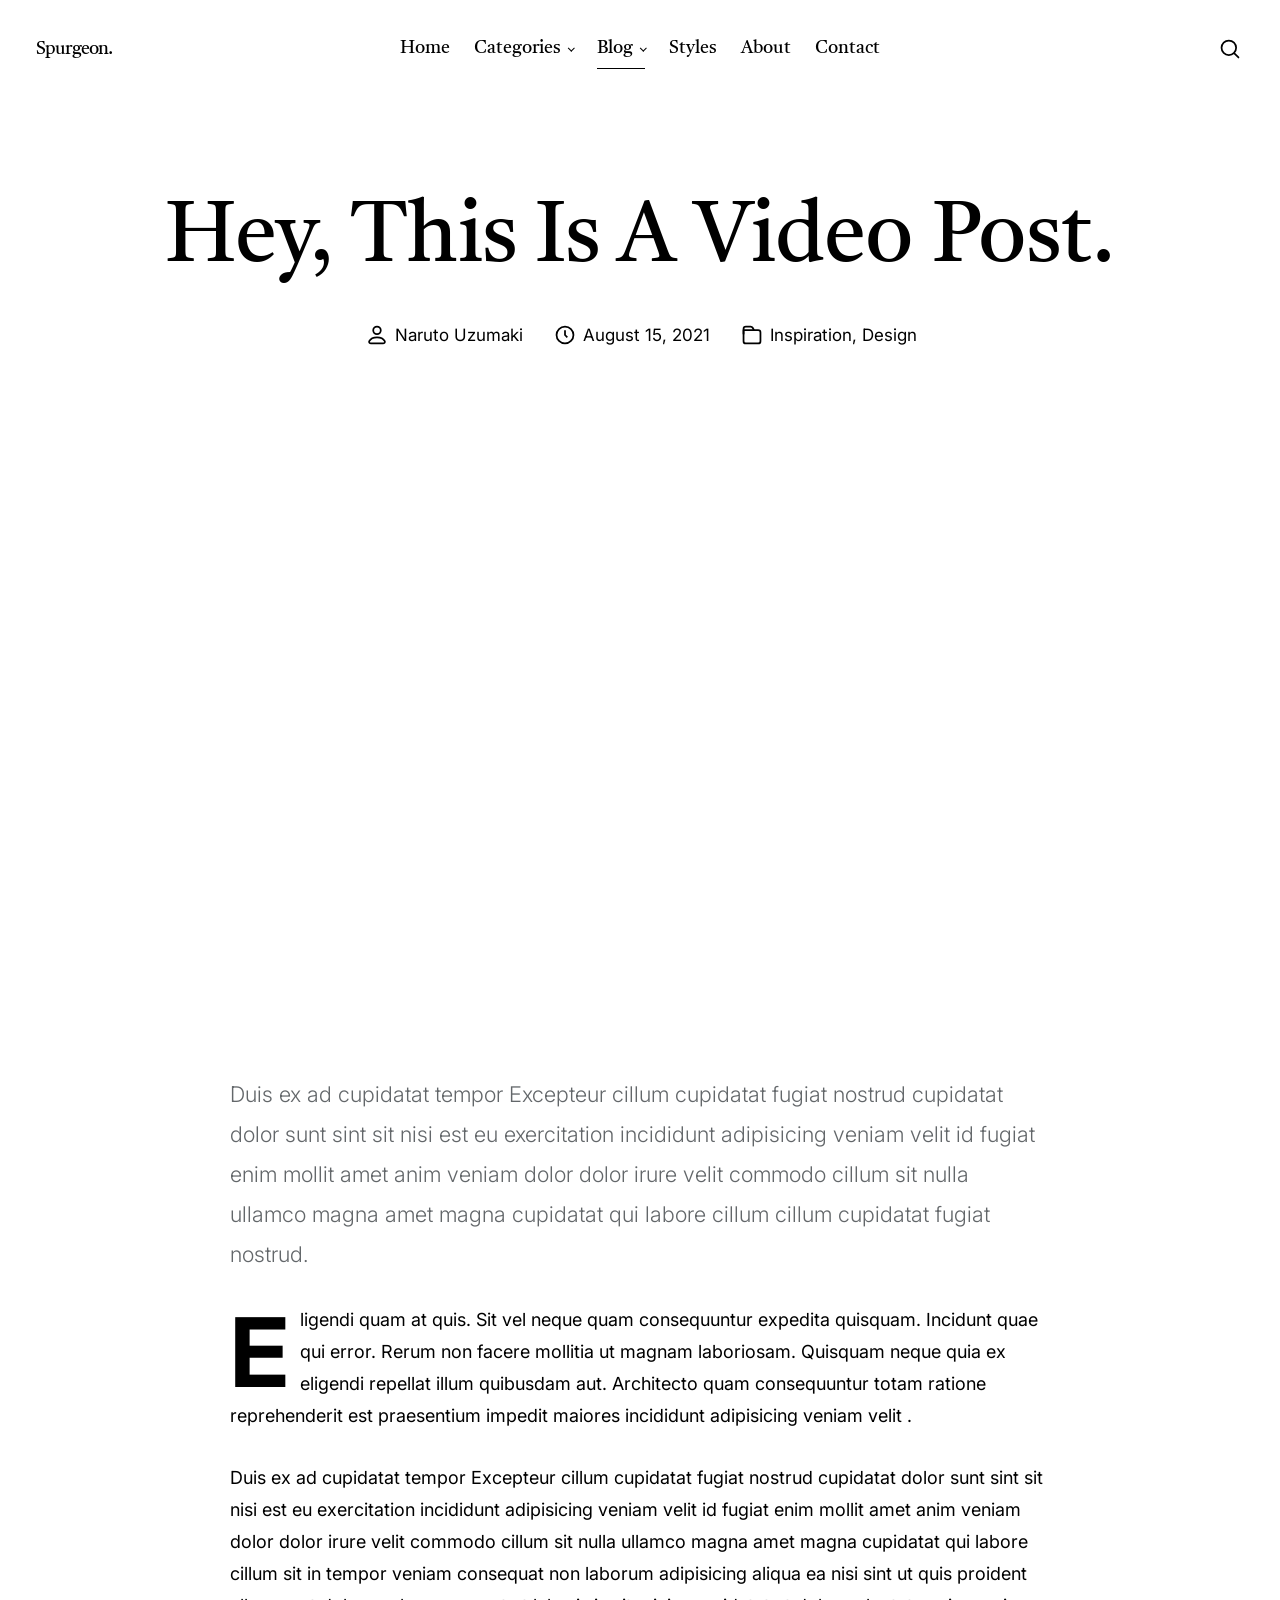
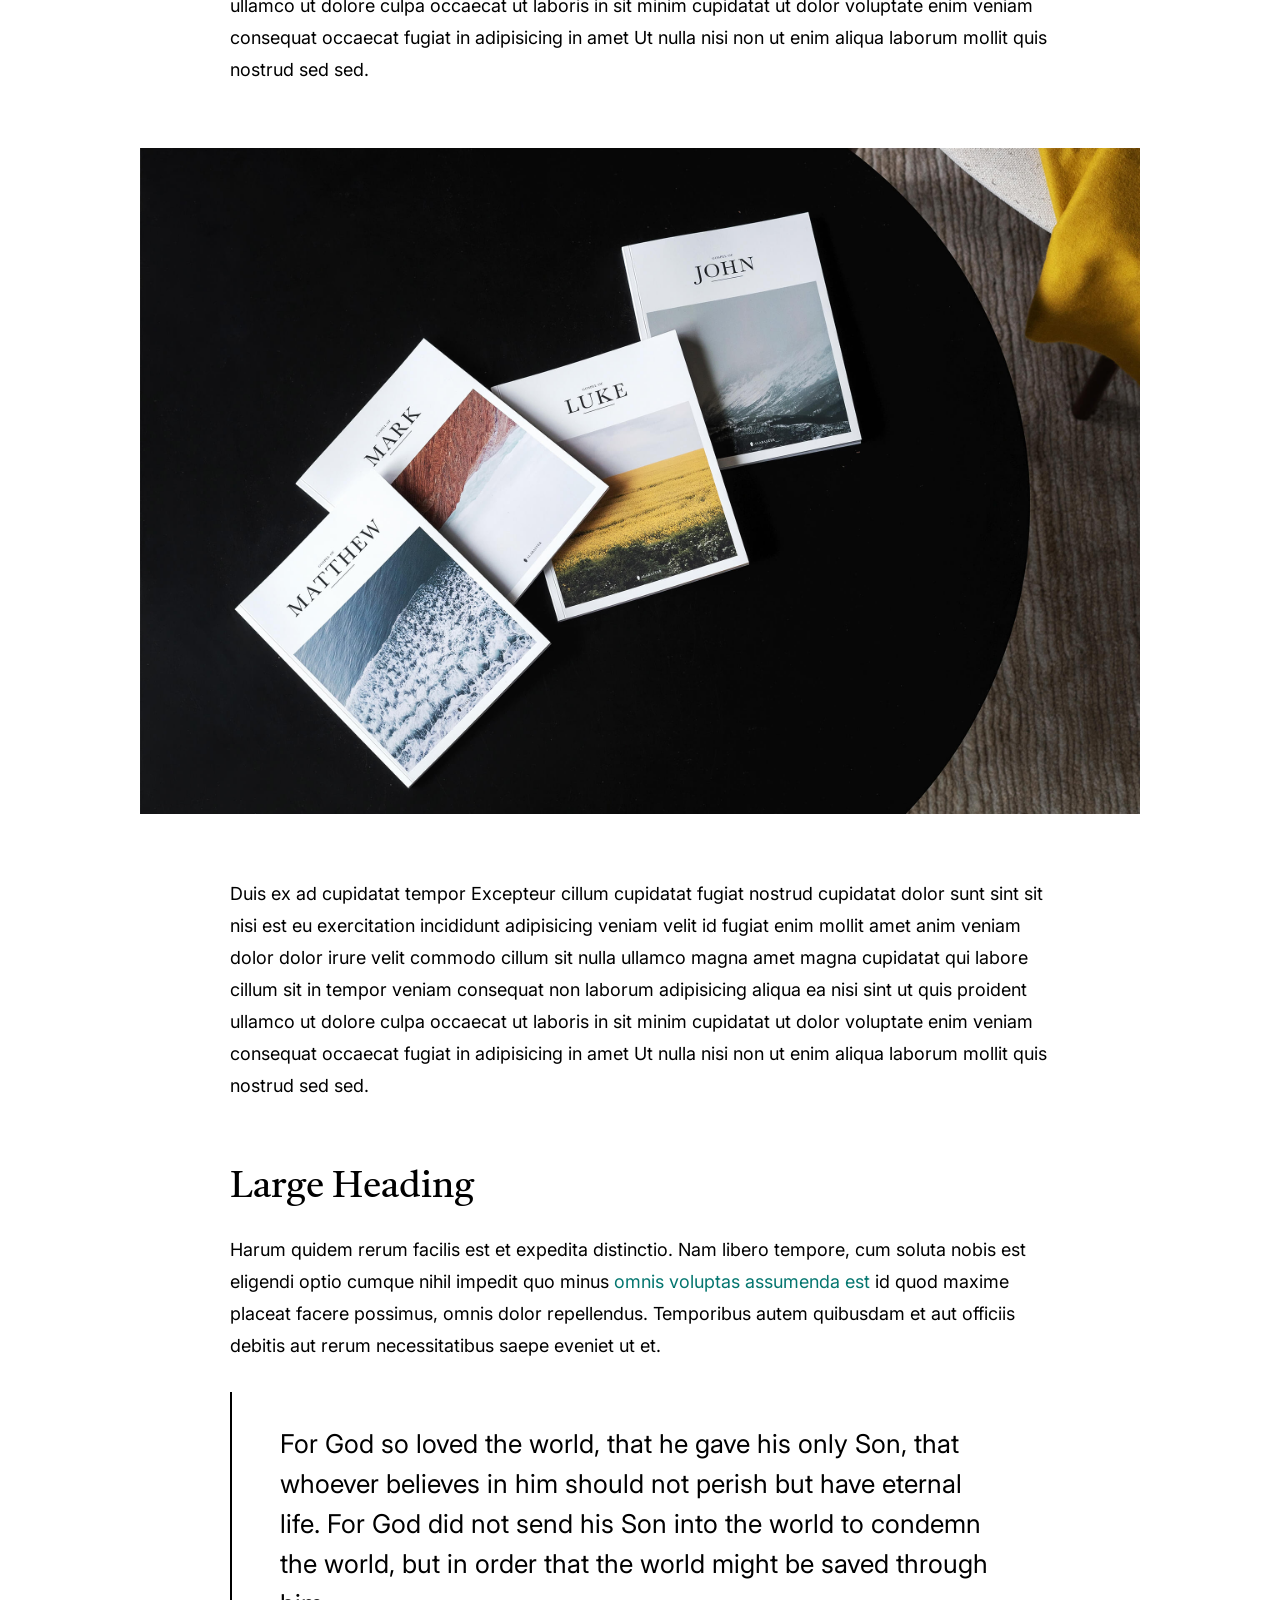
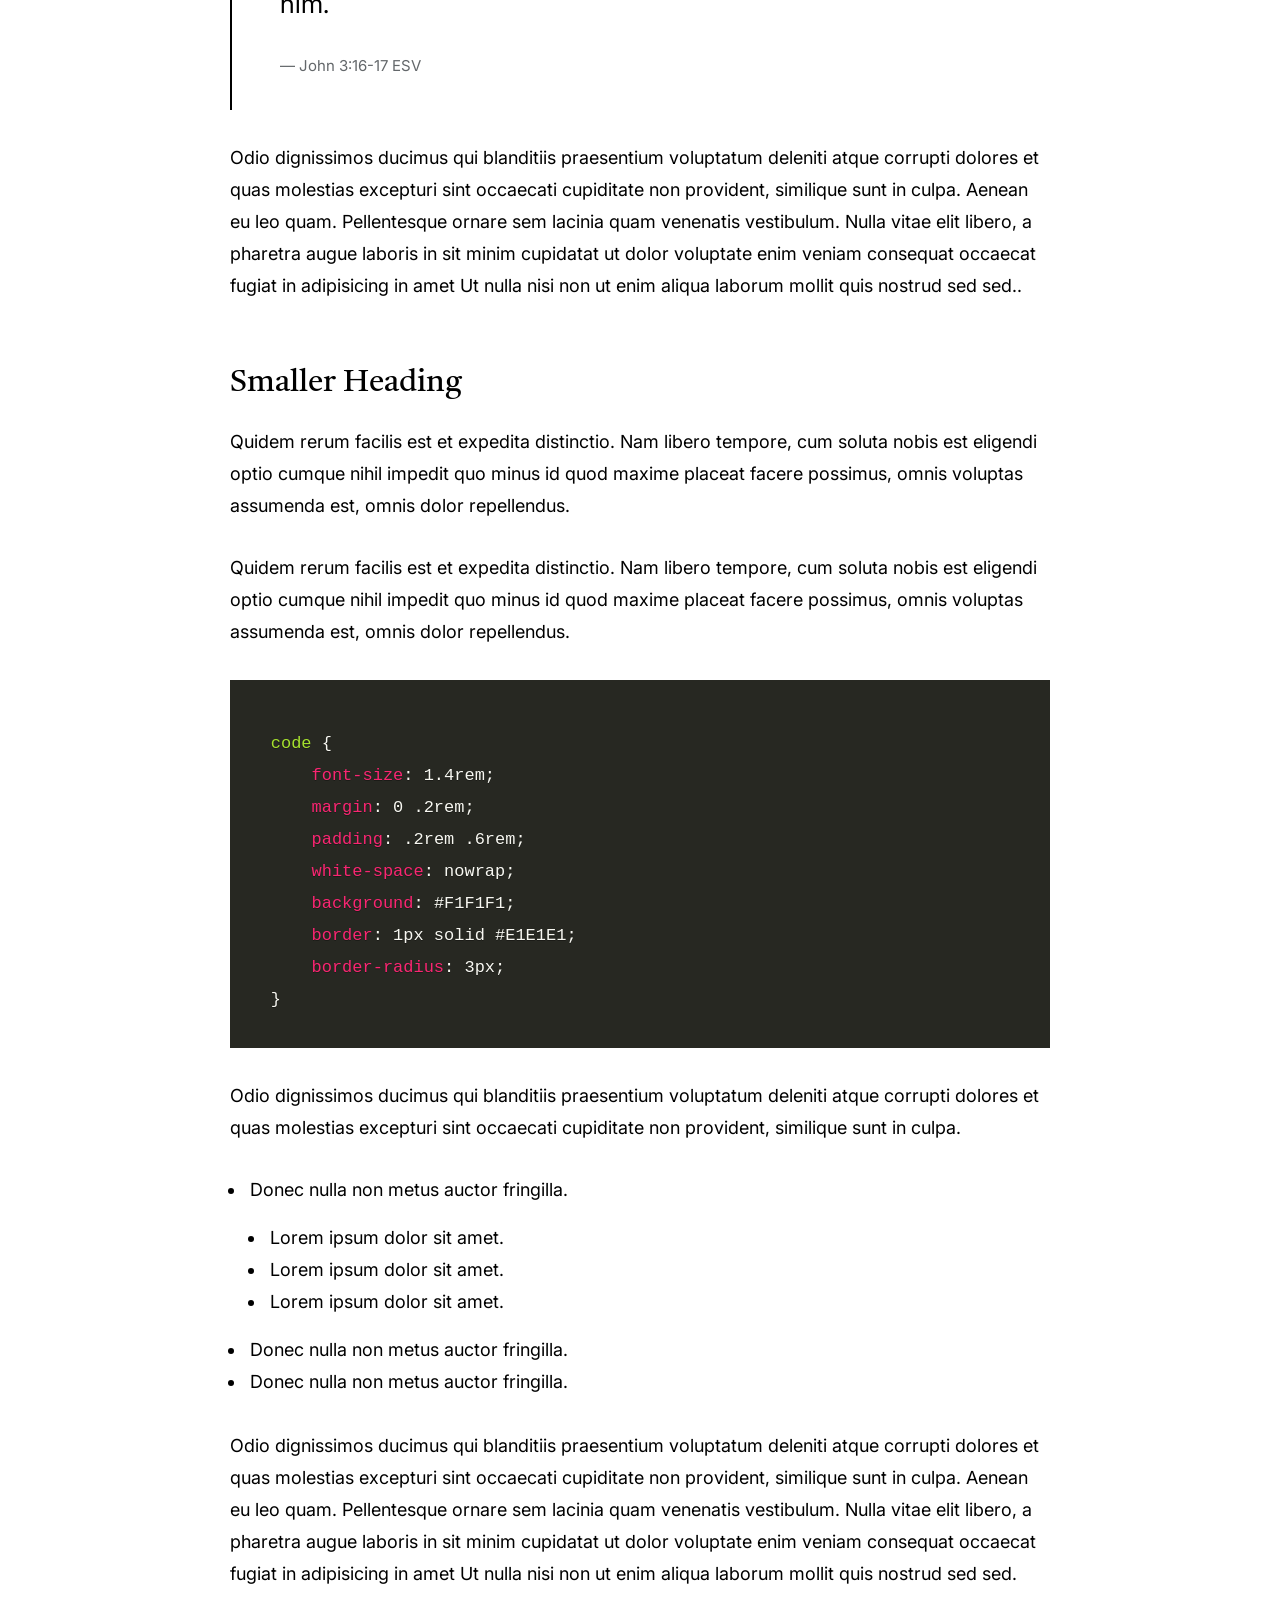
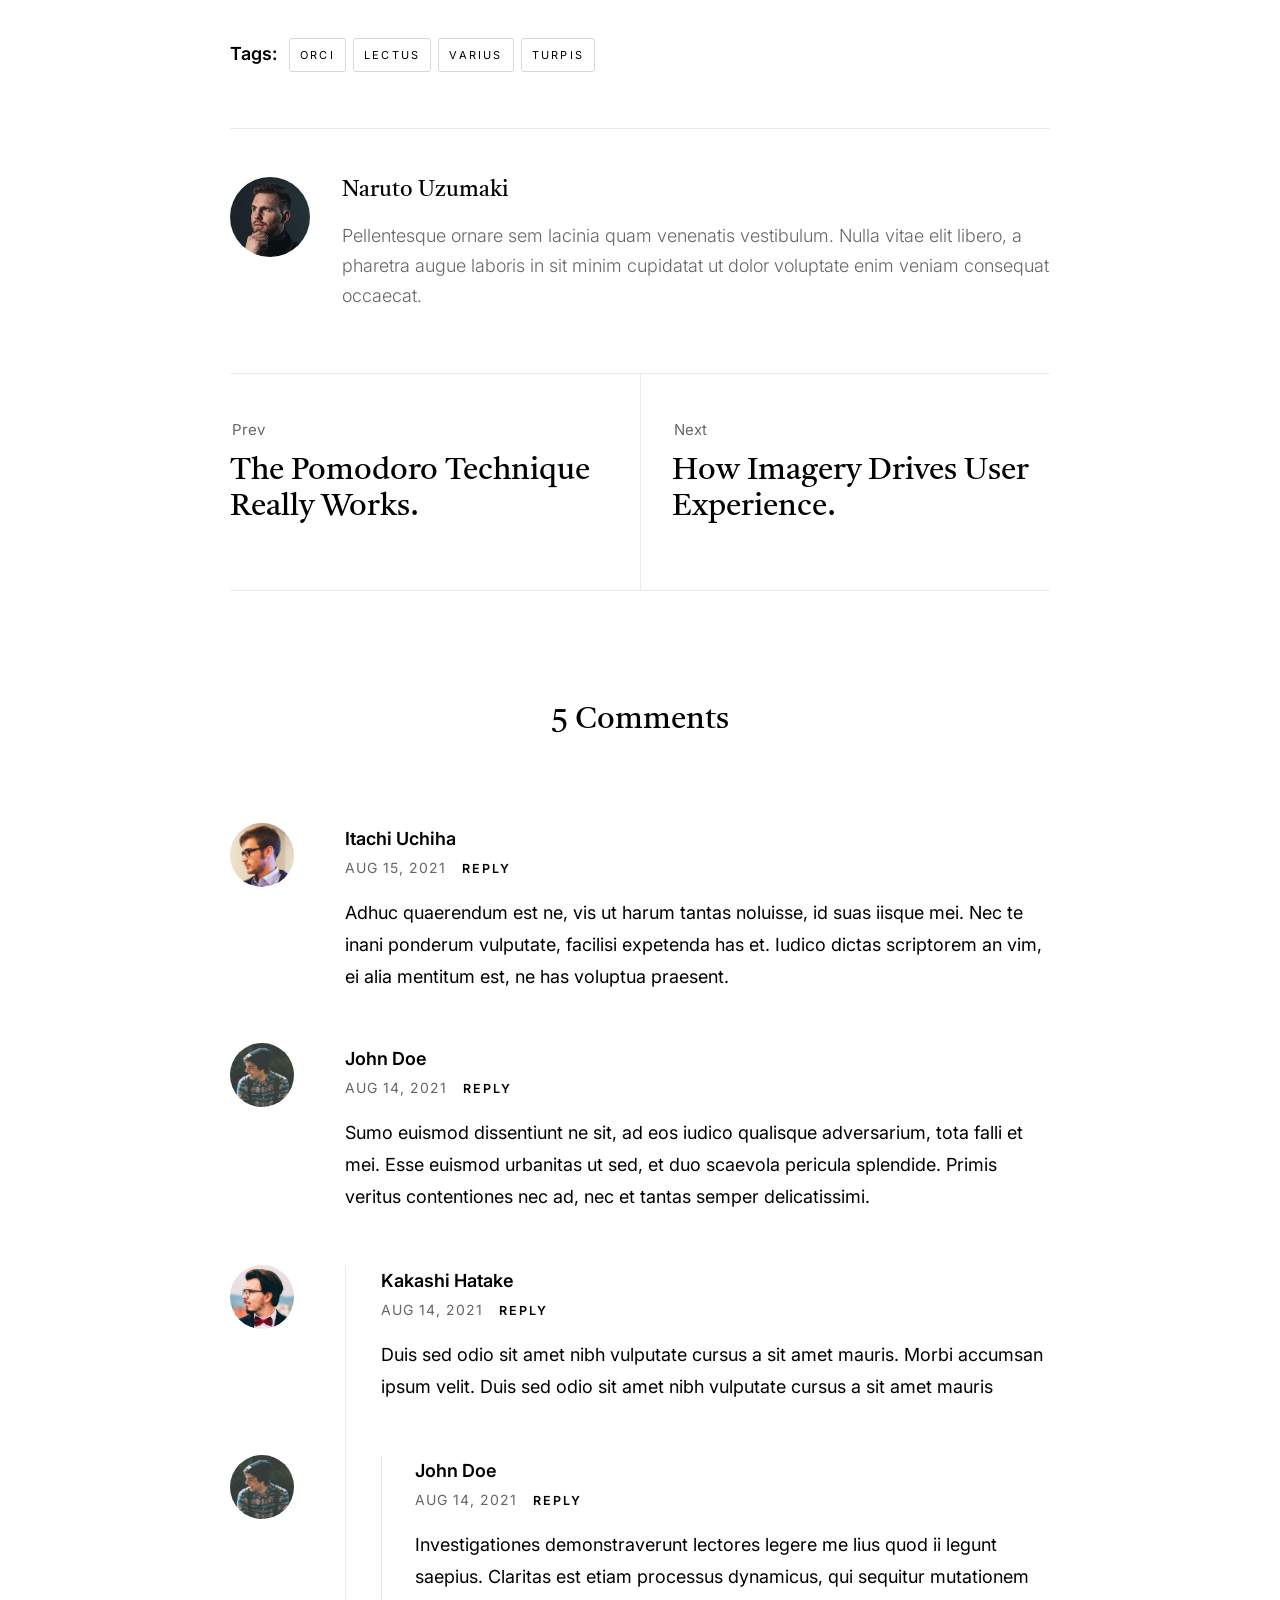
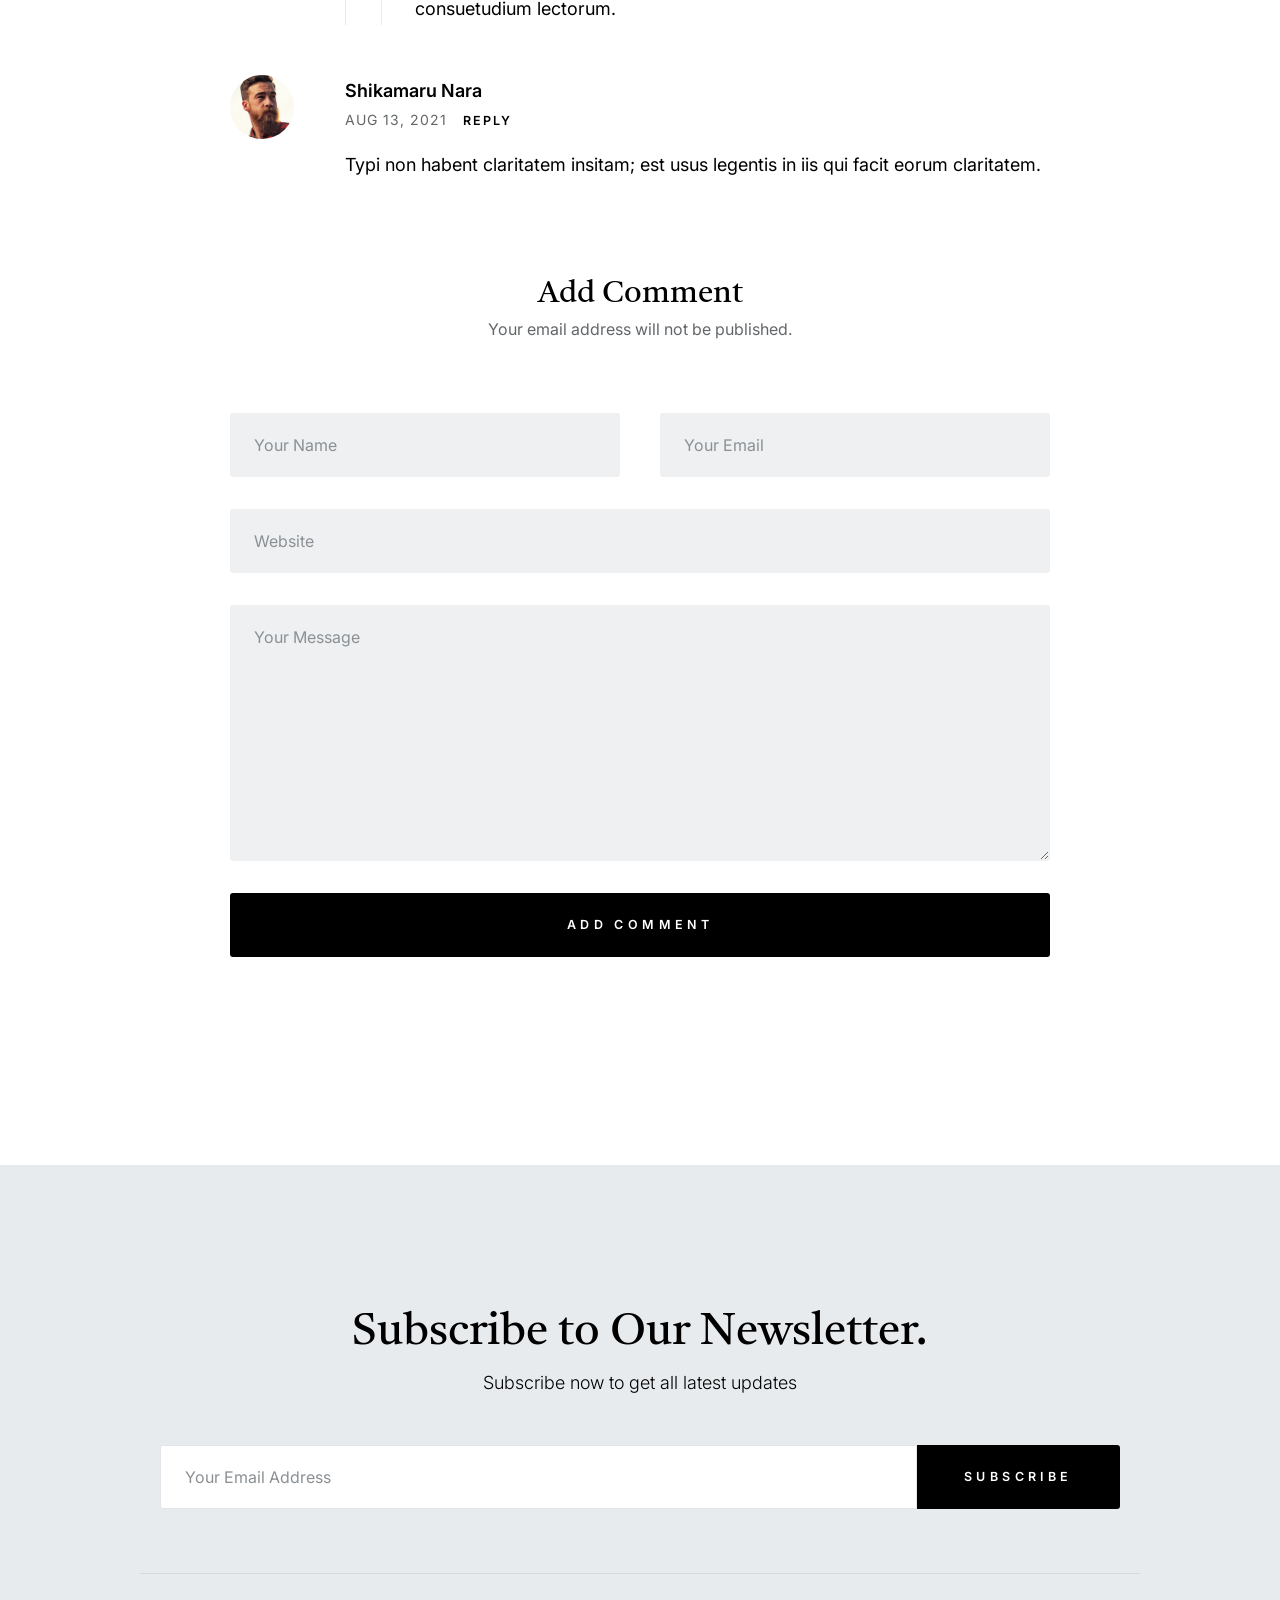
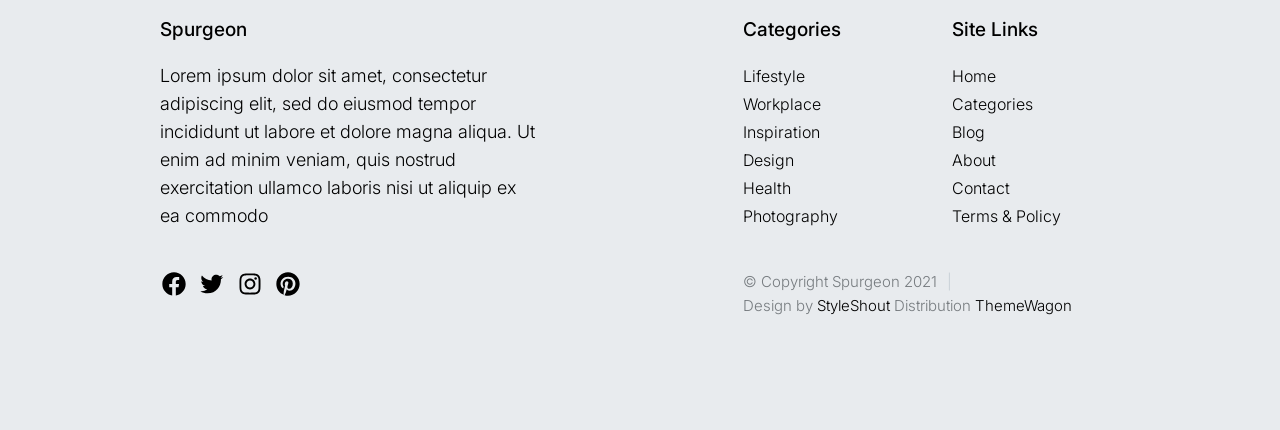
<file: single-video.html>
<!DOCTYPE html>
<html lang="en" class="no-js" >
<head>

    <!--- basic page needs
    ================================================== -->
    <meta charset="utf-8">
    <meta name="viewport" content="width=device-width, initial-scale=1">
    <title>Video Post - Spurgeon</title>

    <script>
        document.documentElement.classList.remove('no-js');
        document.documentElement.classList.add('js');
    </script>

    <!-- CSS
    ================================================== -->
    <link rel="stylesheet" href="css/vendor.css">
    <link rel="stylesheet" href="css/styles.css">

    <!-- favicons
    ================================================== -->
    <link rel="apple-touch-icon" sizes="180x180" href="apple-touch-icon.png">
    <link rel="icon" type="image/png" sizes="32x32" href="favicon-32x32.png">
    <link rel="icon" type="image/png" sizes="16x16" href="favicon-16x16.png">
    <link rel="manifest" href="site.webmanifest">

</head>

<body id="top">


    <!-- preloader
    ================================================== -->
    <div id="preloader">
        <div id="loader" class="dots-fade">
            <div></div>
            <div></div>
            <div></div>
        </div>
    </div>


    <!-- page wrap
    ================================================== -->
    <div id="page" class="s-pagewrap">


        <!-- # site header 
        ================================================== -->
        <header id="masthead" class="s-header">

            <div class="s-header__branding">
                <p class="site-title">
                    <a href="index.html" rel="home">Spurgeon.</a>
                </p>
            </div>

            <div class="row s-header__navigation">

                <nav class="s-header__nav-wrap">
    
                    <h3 class="s-header__nav-heading">Navigate to</h3>
    
                    <ul class="s-header__nav">
                        <li><a href="index.html" title="">Home</a></li>
                        <li class="has-children">
                            <a href="#0" title="" class="">Categories</a>
                            <ul class="sub-menu">
                                <li><a href="category.html">Design</a></li>
                                <li><a href="category.html">Lifestyle</a></li>
                                <li><a href="category.html">Inspiration</a></li>
                                <li><a href="category.html">Work</a></li>
                                <li><a href="category.html">Health</a></li>
                                <li><a href="category.html">Photography</a></li>
                            </ul>
                        </li>
                        <li class="current-menu-item has-children">
                            <a href="#0" title="" class="">Blog</a>
                            <ul class="sub-menu">
                                <li><a href="single-standard.html">Standard Post</a></li>
                                <li><a href="single-video.html">Video Post</a></li>
                                <li><a href="single-audio.html">Audio Post</a></li>
                            </ul>
                        </li>
                        <li><a href="styles.html" title="">Styles</a></li>
                        <li><a href="about.html" title="">About</a></li>
                        <li><a href="contact.html" title="">Contact</a></li>
                    </ul> <!-- end s-header__nav -->

                </nav> <!-- end s-header__nav-wrap -->
    
            </div> <!-- end s-header__navigation -->

            <div class="s-header__search">

                <div class="s-header__search-inner">
                    <div class="row">
    
                        <form role="search" method="get" class="s-header__search-form" action="#">
                            <label>
                                <span class="u-screen-reader-text">Search for:</span>
                                <input type="search" class="s-header__search-field" placeholder="Search for..." value="" name="s" title="Search for:" autocomplete="off">
                            </label>
                            <input type="submit" class="s-header__search-submit" value="Search"> 
                        </form>
    
                        <a href="#0" title="Close Search" class="s-header__search-close">Close</a>
    
                    </div> <!-- end row -->
                </div> <!-- s-header__search-inner -->
    
            </div> <!-- end s-header__search -->

            <a class="s-header__menu-toggle" href="#0"><span>Menu</span></a>
            <a class="s-header__search-trigger" href="#">
                <svg width="24" height="24" fill="none" viewBox="0 0 24 24">
                    <path stroke="currentColor" stroke-linecap="round" stroke-linejoin="round" stroke-width="1.5" d="M19.25 19.25L15.5 15.5M4.75 11C4.75 7.54822 7.54822 4.75 11 4.75C14.4518 4.75 17.25 7.54822 17.25 11C17.25 14.4518 14.4518 17.25 11 17.25C7.54822 17.25 4.75 14.4518 4.75 11Z"></path>
                </svg>
            </a>

        </header> <!-- end s-header -->


        <!-- # site-content
        ================================================== -->
        <div id="content" class="s-content s-content--blog">

                <div class="row entry-wrap">
                    <div class="column lg-12">

                        <article class="entry format-standard">

                            <header class="entry__header">
    
                                <h1 class="entry__title">
                                    Hey, This Is A Video Post.
                                </h1>

                                <div class="entry__meta">
                                    <div class="entry__meta-author">
                                        <svg width="24" height="24" fill="none" viewBox="0 0 24 24">
                                            <circle cx="12" cy="8" r="3.25" stroke="currentColor" stroke-linecap="round" stroke-linejoin="round" stroke-width="1.5"></circle>
                                            <path stroke="currentColor" stroke-linecap="round" stroke-linejoin="round" stroke-width="1.5" d="M6.8475 19.25H17.1525C18.2944 19.25 19.174 18.2681 18.6408 17.2584C17.8563 15.7731 16.068 14 12 14C7.93201 14 6.14367 15.7731 5.35924 17.2584C4.82597 18.2681 5.70558 19.25 6.8475 19.25Z"></path>
                                        </svg>
                                        <a href="#">Naruto Uzumaki</a> 
                                    </div>
                                    <div class="entry__meta-date">
                                        <svg width="24" height="24" fill="none" viewBox="0 0 24 24">
                                            <circle cx="12" cy="12" r="7.25" stroke="currentColor" stroke-width="1.5"></circle>
                                            <path stroke="currentColor" stroke-width="1.5" d="M12 8V12L14 14"></path>
                                        </svg>
                                        August 15, 2021 
                                    </div>
                                    <div class="entry__meta-cat">
                                        <svg width="24" height="24" fill="none" viewBox="0 0 24 24">
                                            <path stroke="currentColor" stroke-linecap="round" stroke-linejoin="round" stroke-width="1.5" d="M19.25 17.25V9.75C19.25 8.64543 18.3546 7.75 17.25 7.75H4.75V17.25C4.75 18.3546 5.64543 19.25 6.75 19.25H17.25C18.3546 19.25 19.25 18.3546 19.25 17.25Z"></path>
                                            <path stroke="currentColor" stroke-linecap="round" stroke-linejoin="round" stroke-width="1.5" d="M13.5 7.5L12.5685 5.7923C12.2181 5.14977 11.5446 4.75 10.8127 4.75H6.75C5.64543 4.75 4.75 5.64543 4.75 6.75V11"></path>
                                        </svg>
                                          
                                        <span class="cat-links">
                                            <a href="#0">Inspiration</a>
                                            <a href="#0">Design</a>
                                        </span>
                                    </div>
                                </div>
                            </header>

                            <div class="entry__media">
                                <div class="featured-image">
                                    <div class="video-container">
                                        <iframe src="https://player.vimeo.com/video/117310401?color=339989&title=0&byline=0&portrait=0" width="640" height="360" frameborder="0" webkitallowfullscreen mozallowfullscreen allowfullscreen></iframe>
                                    </div>
                                </div>
                            </div>

                            <div class="content-primary">

                                <div class="entry__content">
                                    <p class="lead">
                                    Duis ex ad cupidatat tempor Excepteur cillum cupidatat fugiat nostrud cupidatat dolor 
                                    sunt sint sit nisi est eu exercitation incididunt adipisicing veniam velit id fugiat 
                                    enim mollit amet anim veniam dolor dolor irure velit commodo cillum sit nulla ullamco 
                                    magna amet magna cupidatat qui labore cillum cillum cupidatat fugiat nostrud. </p> 

                                    <p class="drop-cap">
                                    Eligendi quam at quis. Sit vel neque quam consequuntur expedita quisquam. Incidunt quae 
                                    qui error. Rerum non facere mollitia ut magnam laboriosam. Quisquam neque quia ex eligendi 
                                    repellat illum quibusdam aut. Architecto quam consequuntur totam ratione reprehenderit est 
                                    praesentium impedit maiores incididunt adipisicing veniam velit .
                                    </p>
            
                                    <p>
                                    Duis ex ad cupidatat tempor Excepteur cillum cupidatat fugiat nostrud cupidatat dolor 
                                    sunt sint sit nisi est eu exercitation incididunt adipisicing veniam velit id fugiat 
                                    enim mollit amet anim veniam dolor dolor irure velit commodo cillum sit nulla ullamco 
                                    magna amet magna cupidatat qui labore cillum sit in tempor veniam consequat non laborum 
                                    adipisicing aliqua ea nisi sint ut quis proident ullamco ut dolore culpa occaecat ut 
                                    laboris in sit minim cupidatat ut dolor voluptate enim veniam consequat occaecat fugiat 
                                    in adipisicing in amet Ut nulla nisi non ut enim aliqua laborum mollit quis nostrud sed sed.
                                    </p>
                
                                    <figure class="alignwide">
                                        <img src="images/sample-1200.jpg" 
                                          srcset="images/sample-2400.jpg 2400w, 
                                                  images/sample-1200.jpg 1200w, 
                                                  images/sample-600.jpg 600w" sizes="(max-width: 2400px) 100vw, 2400px" alt="">
                                    </figure>
            
                                    <p>
                                    Duis ex ad cupidatat tempor Excepteur cillum cupidatat fugiat nostrud cupidatat dolor 
                                    sunt sint sit nisi est eu exercitation incididunt adipisicing veniam velit id fugiat 
                                    enim mollit amet anim veniam dolor dolor irure velit commodo cillum sit nulla ullamco 
                                    magna amet magna cupidatat qui labore cillum sit in tempor veniam consequat non laborum 
                                    adipisicing aliqua ea nisi sint ut quis proident ullamco ut dolore culpa occaecat ut 
                                    laboris in sit minim cupidatat ut dolor voluptate enim veniam consequat occaecat fugiat 
                                    in adipisicing in amet Ut nulla nisi non ut enim aliqua laborum mollit quis nostrud sed sed.
                                    </p>
            
                                    <h2>Large Heading</h2>
            
                                    <p>
                                    Harum quidem rerum facilis est et expedita distinctio. Nam libero tempore, cum soluta 
                                    nobis est eligendi optio cumque nihil impedit quo minus <a href="http://#">omnis voluptas assumenda est</a> 
                                    id quod maxime placeat facere possimus, omnis dolor repellendus. Temporibus autem quibusdam et 
                                    aut officiis debitis aut rerum necessitatibus saepe eveniet ut et.</p>
            
                                    <blockquote>
                                        <p>
                                        For God so loved the world, that he gave his only Son, that whoever believes in 
                                        him should not perish but have eternal life. For God did not send his Son into 
                                        the world to condemn the world, but in order that the world might be 
                                        saved through him.
                                        </p>
                                        <cite>John 3:16-17 ESV</cite>
                                    </blockquote>
            
                                    <p>
                                    Odio dignissimos ducimus qui blanditiis praesentium voluptatum deleniti atque corrupti dolores 
                                    et quas molestias excepturi sint occaecati cupiditate non provident, similique sunt in culpa. 
                                    Aenean eu leo quam. Pellentesque ornare sem lacinia quam venenatis vestibulum. Nulla vitae elit 
                                    libero, a pharetra augue laboris in sit minim cupidatat ut dolor voluptate enim veniam consequat 
                                    occaecat fugiat in adipisicing in amet Ut nulla nisi non ut enim aliqua laborum mollit quis nostrud sed sed..</p>
            
                                    <h3>Smaller Heading</h3>
            
                                    <p>
                                    Quidem rerum facilis est et expedita distinctio. Nam libero tempore, cum soluta nobis est 
                                    eligendi optio cumque nihil impedit quo minus id quod maxime placeat facere possimus, omnis voluptas 
                                    assumenda est, omnis dolor repellendus.
                                    </p>
            
                                    <p>
                                    Quidem rerum facilis est et expedita distinctio. Nam libero tempore, cum soluta nobis est 
                                    eligendi optio cumque nihil impedit quo minus id quod maxime placeat facere possimus, omnis voluptas 
                                    assumenda est, omnis dolor repellendus.
                                    </p>
                                        
<pre><code class="language-css">
    code {
        font-size: 1.4rem;
        margin: 0 .2rem;
        padding: .2rem .6rem;
        white-space: nowrap;
        background: #F1F1F1;
        border: 1px solid #E1E1E1;	
        border-radius: 3px;
    }
</code></pre>
                                            
                                    <p>
                                    Odio dignissimos ducimus qui blanditiis praesentium voluptatum deleniti atque corrupti dolores et 
                                    quas molestias excepturi sint occaecati cupiditate non provident, similique sunt in culpa.</p>
            
                                    <ul>
                                        <li>Donec nulla non metus auctor fringilla.
                                            <ul>
                                                <li>Lorem ipsum dolor sit amet.</li>
                                                <li>Lorem ipsum dolor sit amet.</li>
                                                <li>Lorem ipsum dolor sit amet.</li>
                                            </ul>
                                        </li>
                                        <li>Donec nulla non metus auctor fringilla.</li>
                                        <li>Donec nulla non metus auctor fringilla.</li>
                                    </ul>
            
                                    <p>
                                    Odio dignissimos ducimus qui blanditiis praesentium voluptatum deleniti atque corrupti dolores et quas 
                                    molestias excepturi sint occaecati cupiditate non provident, similique sunt in culpa. Aenean eu leo quam. 
                                    Pellentesque ornare sem lacinia quam venenatis vestibulum. Nulla vitae elit libero, a pharetra augue 
                                    laboris in sit minim cupidatat ut dolor voluptate enim veniam consequat occaecat fugiat in adipisicing 
                                    in amet Ut nulla nisi non ut enim aliqua laborum mollit quis nostrud sed sed.
                                    </p>

                                    <p class="entry__tags">
                                        <strong>Tags:</strong>
                    
                                        <span class="entry__tag-list">
                                            <a href="#0">orci</a>
                                            <a href="#0">lectus</a>
                                            <a href="#0">varius</a>
                                            <a href="#0">turpis</a>
                                        </span>
                        
                                    </p>
    
                                    <div class="entry__author-box">
                                        <figure class="entry__author-avatar">
                                            <img alt="" src="images/avatars/user-06.jpg" class="avatar">
                                        </figure>
                                        <div class="entry__author-info">
                                            <h5 class="entry__author-name">
                                                <a href="#0">
                                                    Naruto Uzumaki
                                                </a>
                                            </h5>
                                            <p>
                                            Pellentesque ornare sem lacinia quam venenatis vestibulum. Nulla vitae elit libero, 
                                            a pharetra augue laboris in sit minim cupidatat ut dolor voluptate enim veniam 
                                            consequat occaecat.
                                            </p>
                                        </div>
                                    </div>

                                </div> <!-- end entry-content -->

                                <div class="post-nav">
                                    <div class="post-nav__prev">
                                        <a href="single-standard.html" rel="prev">
                                            <span>Prev</span>
                                            The Pomodoro Technique Really Works. 
                                        </a>
                                    </div>
                                    <div class="post-nav__next">
                                        <a href="single-standard.html" rel="next">
                                            <span>Next</span>
                                            How Imagery Drives User Experience.
                                        </a>
                                    </div>
                                </div>

                            </div> <!-- end content-primary -->

                        </article> <!-- end entry -->

                        <!-- comments -->
                        <div class="comments-wrap">

                            <div id="comments">
                                <div class="large-12">

                                    <h3>5 Comments</h3>

                                    <!-- START commentlist -->
                                    <ol class="commentlist">

                                        <li class="depth-1 comment">

                                            <div class="comment__avatar">
                                                <img class="avatar" src="images/avatars/user-01.jpg" alt="" width="50" height="50">
                                            </div>

                                            <div class="comment__content">

                                                <div class="comment__info">
                                                    <div class="comment__author">Itachi Uchiha</div>

                                                    <div class="comment__meta">
                                                        <div class="comment__time">Aug 15, 2021</div>
                                                        <div class="comment__reply">
                                                            <a class="comment-reply-link" href="#0">Reply</a>
                                                        </div>
                                                    </div>
                                                </div>

                                                <div class="comment__text">
                                                <p>Adhuc quaerendum est ne, vis ut harum tantas noluisse, id suas iisque mei. Nec te inani ponderum vulputate,
                                                facilisi expetenda has et. Iudico dictas scriptorem an vim, ei alia mentitum est, ne has voluptua praesent.</p>
                                                </div>

                                            </div>

                                        </li> <!-- end comment level 1 -->

                                        <li class="thread-alt depth-1 comment">

                                            <div class="comment__avatar">
                                                <img class="avatar" src="images/avatars/user-04.jpg" alt="" width="50" height="50">
                                            </div>

                                            <div class="comment__content">

                                                <div class="comment__info">
                                                    <div class="comment__author">John Doe</div>

                                                    <div class="comment__meta">
                                                        <div class="comment__time">Aug 14, 2021</div>
                                                        <div class="comment__reply">
                                                            <a class="comment-reply-link" href="#0">Reply</a>
                                                        </div>
                                                    </div>
                                                </div>

                                                <div class="comment__text">
                                                <p>Sumo euismod dissentiunt ne sit, ad eos iudico qualisque adversarium, tota falli et mei. Esse euismod
                                                urbanitas ut sed, et duo scaevola pericula splendide. Primis veritus contentiones nec ad, nec et
                                                tantas semper delicatissimi.</p>
                                                </div>

                                            </div>

                                            <ul class="children">

                                                <li class="depth-2 comment">

                                                    <div class="comment__avatar">
                                                        <img class="avatar" src="images/avatars/user-03.jpg" alt="" width="50" height="50">
                                                    </div>

                                                    <div class="comment__content">

                                                        <div class="comment__info">
                                                            <div class="comment__author">Kakashi Hatake</div>

                                                            <div class="comment__meta">
                                                                <div class="comment__time">Aug 14, 2021</div>
                                                                <div class="comment__reply">
                                                                    <a class="comment-reply-link" href="#0">Reply</a>
                                                                </div>
                                                            </div>
                                                        </div>

                                                        <div class="comment__text">
                                                            <p>Duis sed odio sit amet nibh vulputate
                                                            cursus a sit amet mauris. Morbi accumsan ipsum velit. Duis sed odio sit amet nibh vulputate
                                                            cursus a sit amet mauris</p>
                                                        </div>

                                                    </div>

                                                    <ul class="children">

                                                        <li class="depth-3 comment">

                                                            <div class="comment__avatar">
                                                                <img class="avatar" src="images/avatars/user-04.jpg" alt="" width="50" height="50">
                                                            </div>

                                                            <div class="comment__content">

                                                                <div class="comment__info">
                                                                    <div class="comment__author">John Doe</div>

                                                                    <div class="comment__meta">
                                                                        <div class="comment__time">Aug 14, 2021</div>
                                                                        <div class="comment__reply">
                                                                            <a class="comment-reply-link" href="#0">Reply</a>
                                                                        </div>
                                                                    </div>
                                                                </div>

                                                                <div class="comment__text">
                                                                <p>Investigationes demonstraverunt lectores legere me lius quod ii legunt saepius. Claritas est
                                                                etiam processus dynamicus, qui sequitur mutationem consuetudium lectorum.</p>
                                                                </div>

                                                            </div>

                                                        </li>

                                                    </ul>

                                                </li>

                                            </ul>

                                        </li> <!-- end comment level 1 -->

                                        <li class="depth-1 comment">

                                            <div class="comment__avatar">
                                                <img class="avatar" src="images/avatars/user-02.jpg" alt="" width="50" height="50">
                                            </div>

                                            <div class="comment__content">

                                                <div class="comment__info">
                                                    <div class="comment__author">Shikamaru Nara</div>

                                                    <div class="comment__meta">
                                                        <div class="comment__time">Aug 13, 2021</div>
                                                        <div class="comment__reply">
                                                            <a class="comment-reply-link" href="#0">Reply</a>
                                                        </div>
                                                    </div>
                                                </div>

                                                <div class="comment__text">
                                                <p>Typi non habent claritatem insitam; est usus legentis in iis qui facit eorum claritatem.</p>
                                                </div>

                                            </div>

                                        </li>  <!-- end comment level 1 -->

                                    </ol>
                                    <!-- END commentlist -->

                                </div> <!-- end col-full -->
                            </div> <!-- end comments -->


                            <div class="comment-respond">

                                <!-- START respond -->
                                <div id="respond">

                                    <h3>
                                    Add Comment 
                                    <span>Your email address will not be published.</span>
                                    </h3>

                                    <form name="contactForm" id="contactForm" method="post" action="" autocomplete="off">
                                        <fieldset class="row">

                                            <div class="column lg-6 tab-12 form-field">
                                                <input name="cName" id="cName" class="u-fullwidth h-remove-bottom" placeholder="Your Name" value="" type="text">
                                            </div>

                                            <div class="column lg-6 tab-12 form-field">
                                                <input name="cEmail" id="cEmail" class="u-fullwidth h-remove-bottom" placeholder="Your Email" value="" type="text">
                                            </div>

                                            <div class="column lg-12 form-field">
                                                <input name="cWebsite" id="cWebsite" class="u-fullwidth h-remove-bottom" placeholder="Website" value="" type="text">
                                            </div>

                                            <div class="column lg-12 message form-field">
                                                <textarea name="cMessage" id="cMessage" class="u-fullwidth" placeholder="Your Message"></textarea>
                                            </div>

                                            <div class="column lg-12">
                                                <input name="submit" id="submit" class="btn btn--primary btn-wide btn--large u-fullwidth" value="Add Comment" type="submit">
                                            </div>

                                        </fieldset>
                                    </form> <!-- end form -->

                                </div>
                                <!-- END respond-->

                            </div> <!-- end comment-respond -->

                        </div> <!-- end comments-wrap -->

                    </div>
                </div> <!-- end entry-wrap -->
        </section> <!-- end s-content -->


        <!-- # site-footer
        ================================================== -->
        <footer id="colophon" class="s-footer">

            <div class="row s-footer__subscribe">
                <div class="column lg-12">

                    <h2>
                    Subscribe to Our Newsletter.
                    </h2>
                    <p>
                    Subscribe now to get all latest updates
                    </p>

                    <form id="mc-form" class="mc-form">
                        <input type="email" name="EMAIL" id="mce-EMAIL" class="u-fullwidth text-center" placeholder="Your Email Address" title="The domain portion of the email address is invalid (the portion after the @)." pattern="^([^\x00-\x20\x22\x28\x29\x2c\x2e\x3a-\x3c\x3e\x40\x5b-\x5d\x7f-\xff]+|\x22([^\x0d\x22\x5c\x80-\xff]|\x5c[\x00-\x7f])*\x22)(\x2e([^\x00-\x20\x22\x28\x29\x2c\x2e\x3a-\x3c\x3e\x40\x5b-\x5d\x7f-\xff]+|\x22([^\x0d\x22\x5c\x80-\xff]|\x5c[\x00-\x7f])*\x22))*\x40([^\x00-\x20\x22\x28\x29\x2c\x2e\x3a-\x3c\x3e\x40\x5b-\x5d\x7f-\xff]+|\x5b([^\x0d\x5b-\x5d\x80-\xff]|\x5c[\x00-\x7f])*\x5d)(\x2e([^\x00-\x20\x22\x28\x29\x2c\x2e\x3a-\x3c\x3e\x40\x5b-\x5d\x7f-\xff]+|\x5b([^\x0d\x5b-\x5d\x80-\xff]|\x5c[\x00-\x7f])*\x5d))*(\.\w{2,})+$" required>
                        <input type="submit" name="subscribe" value="Subscribe" class="btn--small btn--primary u-fullwidth">
                        <!-- <div style="position: absolute; left: -5000px;" aria-hidden="true"><input type="text" name="b_cdb7b577e41181934ed6a6a44_9a91cfe7b3" tabindex="-1" value=""></div> -->
                        <div class="mc-status"></div>
                    </form>

                </div>
            </div> <!-- end s-footer__subscribe -->

            <div class="row s-footer__main">

                <div class="column lg-5 md-6 tab-12 s-footer__about">
                    <h4>Spurgeon</h4>

                    <p>
                    Lorem ipsum dolor sit amet, consectetur 
                    adipiscing elit, sed do eiusmod tempor 
                    incididunt ut labore et dolore magna aliqua. 
                    Ut enim ad minim veniam, quis nostrud exercitation 
                    ullamco laboris nisi ut aliquip ex ea commodo 
                    </p>
                </div> <!-- end s-footer__about -->

                <div class="column lg-5 md-6 tab-12">
                    <div class="row">
                        <div class="column lg-6">
                            <h4>Categories</h4>
                            <ul class="link-list">
                                <li><a href="category.html">Lifestyle</a></li>
                                <li><a href="category.html">Workplace</a></li>
                                <li><a href="category.html">Inspiration</a></li>
                                <li><a href="category.html">Design</a></li>
                                <li><a href="category.html">Health</a></li>
                                <li><a href="category.html">Photography</a></li>
                            </ul>
                        </div>
                        <div class="column lg-6">
                            <h4>Site Links</h4>
                            <ul class="link-list">
                                <li><a href="index.html">Home</a></li>
                                <li><a href="category.html">Categories</a></li>
                                <li><a href="category.html">Blog</a></li>
                                <li><a href="about.html">About</a></li>
                                <li><a href="about.html">Contact</a></li>
                                <li><a href="#0">Terms & Policy</a></li>
                            </ul>
                        </div>
                    </div>
                </div>

            </div> <!-- end s-footer__main -->

            <div class="row s-footer__bottom">

                <div class="column lg-7 md-6 tab-12">
                    <ul class="s-footer__social">
                        <li>
                            <a href="#0">
                                <svg xmlns="http://www.w3.org/2000/svg" width="24" height="24" viewBox="0 0 24 24" style="fill: rgba(0, 0, 0, 1);transform: ;msFilter:;"><path d="M12.001 2.002c-5.522 0-9.999 4.477-9.999 9.999 0 4.99 3.656 9.126 8.437 9.879v-6.988h-2.54v-2.891h2.54V9.798c0-2.508 1.493-3.891 3.776-3.891 1.094 0 2.24.195 2.24.195v2.459h-1.264c-1.24 0-1.628.772-1.628 1.563v1.875h2.771l-.443 2.891h-2.328v6.988C18.344 21.129 22 16.992 22 12.001c0-5.522-4.477-9.999-9.999-9.999z"></path></svg>
                                <span class="u-screen-reader-text">Facebook</span>
                            </a>
                        </li>
                        <li>
                            <a href="#0">
                                <svg xmlns="http://www.w3.org/2000/svg" width="24" height="24" viewBox="0 0 24 24" style="fill:rgba(0, 0, 0, 1);transform:;-ms-filter:"><path d="M19.633,7.997c0.013,0.175,0.013,0.349,0.013,0.523c0,5.325-4.053,11.461-11.46,11.461c-2.282,0-4.402-0.661-6.186-1.809 c0.324,0.037,0.636,0.05,0.973,0.05c1.883,0,3.616-0.636,5.001-1.721c-1.771-0.037-3.255-1.197-3.767-2.793 c0.249,0.037,0.499,0.062,0.761,0.062c0.361,0,0.724-0.05,1.061-0.137c-1.847-0.374-3.23-1.995-3.23-3.953v-0.05 c0.537,0.299,1.16,0.486,1.82,0.511C3.534,9.419,2.823,8.184,2.823,6.787c0-0.748,0.199-1.434,0.548-2.032 c1.983,2.443,4.964,4.04,8.306,4.215c-0.062-0.3-0.1-0.611-0.1-0.923c0-2.22,1.796-4.028,4.028-4.028 c1.16,0,2.207,0.486,2.943,1.272c0.91-0.175,1.782-0.512,2.556-0.973c-0.299,0.935-0.936,1.721-1.771,2.22 c0.811-0.088,1.597-0.312,2.319-0.624C21.104,6.712,20.419,7.423,19.633,7.997z"></path></svg>
                                <span class="u-screen-reader-text">Twitter</span>
                            </a>
                        </li>
                        <li>
                            <a href="#0">
                                <svg xmlns="http://www.w3.org/2000/svg" width="24" height="24" viewBox="0 0 24 24" style="fill:rgba(0, 0, 0, 1);transform:;-ms-filter:"><path d="M11.999,7.377c-2.554,0-4.623,2.07-4.623,4.623c0,2.554,2.069,4.624,4.623,4.624c2.552,0,4.623-2.07,4.623-4.624 C16.622,9.447,14.551,7.377,11.999,7.377L11.999,7.377z M11.999,15.004c-1.659,0-3.004-1.345-3.004-3.003 c0-1.659,1.345-3.003,3.004-3.003s3.002,1.344,3.002,3.003C15.001,13.659,13.658,15.004,11.999,15.004L11.999,15.004z"></path><circle cx="16.806" cy="7.207" r="1.078"></circle><path d="M20.533,6.111c-0.469-1.209-1.424-2.165-2.633-2.632c-0.699-0.263-1.438-0.404-2.186-0.42 c-0.963-0.042-1.268-0.054-3.71-0.054s-2.755,0-3.71,0.054C7.548,3.074,6.809,3.215,6.11,3.479C4.9,3.946,3.945,4.902,3.477,6.111 c-0.263,0.7-0.404,1.438-0.419,2.186c-0.043,0.962-0.056,1.267-0.056,3.71c0,2.442,0,2.753,0.056,3.71 c0.015,0.748,0.156,1.486,0.419,2.187c0.469,1.208,1.424,2.164,2.634,2.632c0.696,0.272,1.435,0.426,2.185,0.45 c0.963,0.042,1.268,0.055,3.71,0.055s2.755,0,3.71-0.055c0.747-0.015,1.486-0.157,2.186-0.419c1.209-0.469,2.164-1.424,2.633-2.633 c0.263-0.7,0.404-1.438,0.419-2.186c0.043-0.962,0.056-1.267,0.056-3.71s0-2.753-0.056-3.71C20.941,7.57,20.801,6.819,20.533,6.111z M19.315,15.643c-0.007,0.576-0.111,1.147-0.311,1.688c-0.305,0.787-0.926,1.409-1.712,1.711c-0.535,0.199-1.099,0.303-1.67,0.311 c-0.95,0.044-1.218,0.055-3.654,0.055c-2.438,0-2.687,0-3.655-0.055c-0.569-0.007-1.135-0.112-1.669-0.311 c-0.789-0.301-1.414-0.923-1.719-1.711c-0.196-0.534-0.302-1.099-0.311-1.669c-0.043-0.95-0.053-1.218-0.053-3.654 c0-2.437,0-2.686,0.053-3.655c0.007-0.576,0.111-1.146,0.311-1.687c0.305-0.789,0.93-1.41,1.719-1.712 c0.534-0.198,1.1-0.303,1.669-0.311c0.951-0.043,1.218-0.055,3.655-0.055c2.437,0,2.687,0,3.654,0.055 c0.571,0.007,1.135,0.112,1.67,0.311c0.786,0.303,1.407,0.925,1.712,1.712c0.196,0.534,0.302,1.099,0.311,1.669 c0.043,0.951,0.054,1.218,0.054,3.655c0,2.436,0,2.698-0.043,3.654H19.315z"></path></svg>
                                <span class="u-screen-reader-text">Instagram</span>
                            </a>
                        </li>
                        <li>
                            <a href="#0">
                                <svg xmlns="http://www.w3.org/2000/svg" width="24" height="24" viewBox="0 0 24 24" style="fill: rgba(0, 0, 0, 1);transform: ;msFilter:;"><path d="M11.99 2C6.472 2 2 6.473 2 11.99c0 4.232 2.633 7.85 6.35 9.306-.088-.79-.166-2.006.034-2.868.182-.78 1.172-4.966 1.172-4.966s-.299-.599-.299-1.484c0-1.388.805-2.425 1.808-2.425.853 0 1.264.64 1.264 1.407 0 .858-.546 2.139-.827 3.327-.235.994.499 1.805 1.479 1.805 1.775 0 3.141-1.872 3.141-4.575 0-2.392-1.719-4.064-4.173-4.064-2.843 0-4.512 2.132-4.512 4.335 0 .858.331 1.779.744 2.28a.3.3 0 0 1 .069.286c-.076.315-.245.994-.277 1.133-.044.183-.145.222-.335.134-1.247-.581-2.027-2.405-2.027-3.871 0-3.151 2.289-6.045 6.601-6.045 3.466 0 6.159 2.469 6.159 5.77 0 3.444-2.171 6.213-5.184 6.213-1.013 0-1.964-.525-2.29-1.146l-.623 2.374c-.225.868-.834 1.956-1.241 2.62a10 10 0 0 0 2.958.445c5.517 0 9.99-4.473 9.99-9.99S17.507 2 11.99 2"></path></svg>
                                <span class="u-screen-reader-text">Pinterest</span>
                            </a>
                        </li>
                    </ul>
                </div>
                <div class="column lg-5 md-6 tab-12">
                    <div class="ss-copyright">
                        <span>© Copyright Spurgeon 2021</span> 
                        <span>Design by <a href="https://www.styleshout.com/">StyleShout</a> Distribution <a href="https://themewagon.com">ThemeWagon</a></span>
                    </div>
                </div>

            </div> <!-- end s-footer__bottom -->
           
            <div class="ss-go-top">
                <a class="smoothscroll" title="Back to Top" href="#top">
                    <svg width="24" height="24" fill="none" viewBox="0 0 24 24">
                        <path stroke="currentColor" stroke-linecap="round" stroke-linejoin="round" stroke-width="1.5" d="M17.25 10.25L12 4.75L6.75 10.25"/>
                        <path stroke="currentColor" stroke-linecap="round" stroke-linejoin="round" stroke-width="1.5" d="M12 19.25V5.75"/>
                    </svg>
                </a>
            </div> <!-- end ss-go-top -->

        </footer><!-- end s-footer -->


    <!-- Java Script
    ================================================== -->
    <script src="js/plugins.js"></script>
    <script src="js/main.js"></script>

</body>
</html>
</file>
<file: css/vendor.css>
/* ===================================================================
 * Spurgeon Third-party Stylesheets
 * Template Ver. 1.0.0
 * 08-16-2021
 * -------------------------------------------------------------------
 *
 * TOC:
 * # PrismJS
 * # Swiper 
 *
 * ------------------------------------------------------------------- */


/* ===================================================================
 * # PrismJS 1.20.0
 *   https://prismjs.com/download.html#themes=prism-okaidia&languages=markup+css+clike+javascript+markup-templating+php 
 *   
 *   okaidia theme for JavaScript, CSS and HTML
 *   Loosely based on Monokai textmate theme by http://www.monokai.nl/
 *   @author ocodia
 * ------------------------------------------------------------------- */
code[class*="language-"],
pre[class*="language-"] {
    color           : #f8f8f2;
    background      : none;
    text-shadow     : 0 1px rgba(0, 0, 0, 0.3);
    font-family     : var(--font-mono);
    font-size       : calc(var(--text-size) * 0.9444);
    text-align      : left;
    white-space     : pre;
    word-spacing    : normal;
    word-break      : normal;
    word-wrap       : normal;
    line-height     : var(--vspace-1);
    -moz-tab-size   : 4;
    -o-tab-size     : 4;
    tab-size        : 4;
    -webkit-hyphens : none;
    -moz-hyphens    : none;
    -ms-hyphens     : none;
    hyphens         : none;
}

/* Code blocks */
pre[class*="language-"] {
    padding  : var(--vspace-0_5) 0 var(--vspace-1);
    margin   : var(--vspace-1) 0;
    overflow : auto;
}

:not(pre)>code[class*="language-"],
pre[class*="language-"] {
    background : #272822;
}

/* Inline code */
:not(pre)>code[class*="language-"] {
    padding     : .1em;
    white-space : normal;
}

.token.comment,
.token.prolog,
.token.doctype,
.token.cdata {
    color : slategray;
}

.token.punctuation {
    color : #f8f8f2;
}

.token.namespace {
    opacity : .7;
}

.token.property,
.token.tag,
.token.constant,
.token.symbol,
.token.deleted {
    color : #f92672;
}

.token.boolean,
.token.number {
    color : #ae81ff;
}

.token.selector,
.token.attr-name,
.token.string,
.token.char,
.token.builtin,
.token.inserted {
    color : #a6e22e;
}

.token.operator,
.token.entity,
.token.url,
.language-css .token.string,
.style .token.string,
.token.variable {
    color : #f8f8f2;
}

.token.atrule,
.token.attr-value,
.token.function,
.token.class-name {
    color : #e6db74;
}

.token.keyword {
    color : #66d9ef;
}

.token.regex,
.token.important {
    color : #fd971f;
}

.token.important,
.token.bold {
    font-weight : bold;
}

.token.italic {
    font-style : italic;
}

.token.entity {
    cursor : help;
}


/* ===================================================================
 * # Swiper 6.4.5
 *   Most modern mobile touch slider and framework with hardware accelerated transitions
 *   https://swiperjs.com
 *
 *   Copyright 2014-2020 Vladimir Kharlampidi
 *
 *   Released under the MIT License
 *
 *   Released on: December 18, 2020
 * ------------------------------------------------------------------- */
@font-face {
    font-family : "swiper-icons";
    src         : url("data:application/font-woff;charset=utf-8;base64, [base64]//wADZ2x5ZgAAAywAAADMAAAD2MHtryVoZWFkAAABbAAAADAAAAA2E2+eoWhoZWEAAAGcAAAAHwAAACQC9gDzaG10eAAAAigAAAAZAAAArgJkABFsb2NhAAAC0AAAAFoAAABaFQAUGG1heHAAAAG8AAAAHwAAACAAcABAbmFtZQAAA/gAAAE5AAACXvFdBwlwb3N0AAAFNAAAAGIAAACE5s74hXjaY2BkYGAAYpf5Hu/j+W2+MnAzMYDAzaX6QjD6/4//Bxj5GA8AuRwMYGkAPywL13jaY2BkYGA88P8Agx4j+/8fQDYfA1AEBWgDAIB2BOoAeNpjYGRgYNBh4GdgYgABEMnIABJzYNADCQAACWgAsQB42mNgYfzCOIGBlYGB0YcxjYGBwR1Kf2WQZGhhYGBiYGVmgAFGBiQQkOaawtDAoMBQxXjg/wEGPcYDDA4wNUA2CCgwsAAAO4EL6gAAeNpj2M0gyAACqxgGNWBkZ2D4/wMA+xkDdgAAAHjaY2BgYGaAYBkGRgYQiAHyGMF8FgYHIM3DwMHABGQrMOgyWDLEM1T9/w8UBfEMgLzE////P/5//f/V/xv+r4eaAAeMbAxwIUYmIMHEgKYAYjUcsDAwsLKxc3BycfPw8jEQA/[base64]/uznmfPFBNODM2K7MTQ45YEAZqGP81AmGGcF3iPqOop0r1SPTaTbVkfUe4HXj97wYE+yNwWYxwWu4v1ugWHgo3S1XdZEVqWM7ET0cfnLGxWfkgR42o2PvWrDMBSFj/IHLaF0zKjRgdiVMwScNRAoWUoH78Y2icB/yIY09An6AH2Bdu/UB+yxopYshQiEvnvu0dURgDt8QeC8PDw7Fpji3fEA4z/PEJ6YOB5hKh4dj3EvXhxPqH/SKUY3rJ7srZ4FZnh1PMAtPhwP6fl2PMJMPDgeQ4rY8YT6Gzao0eAEA409DuggmTnFnOcSCiEiLMgxCiTI6Cq5DZUd3Qmp10vO0LaLTd2cjN4fOumlc7lUYbSQcZFkutRG7g6JKZKy0RmdLY680CDnEJ+UMkpFFe1RN7nxdVpXrC4aTtnaurOnYercZg2YVmLN/d/gczfEimrE/fs/bOuq29Zmn8tloORaXgZgGa78yO9/cnXm2BpaGvq25Dv9S4E9+5SIc9PqupJKhYFSSl47+Qcr1mYNAAAAeNptw0cKwkAAAMDZJA8Q7OUJvkLsPfZ6zFVERPy8qHh2YER+3i/BP83vIBLLySsoKimrqKqpa2hp6+jq6RsYGhmbmJqZSy0sraxtbO3sHRydnEMU4uR6yx7JJXveP7WrDycAAAAAAAH//wACeNpjYGRgYOABYhkgZgJCZgZNBkYGLQZtIJsFLMYAAAw3ALgAeNolizEKgDAQBCchRbC2sFER0YD6qVQiBCv/H9ezGI6Z5XBAw8CBK/m5iQQVauVbXLnOrMZv2oLdKFa8Pjuru2hJzGabmOSLzNMzvutpB3N42mNgZGBg4GKQYzBhYMxJLMlj4GBgAYow/P/PAJJhLM6sSoWKfWCAAwDAjgbRAAB42mNgYGBkAIIbCZo5IPrmUn0hGA0AO8EFTQAA") format("woff");
    font-weight : 400;
    font-style  : normal;
}

:root {
    --swiper-theme-color : #007aff;
}

.swiper-container {
    margin-left  : auto;
    margin-right : auto;
    position     : relative;
    overflow     : hidden;
    list-style   : none;
    padding      : 0;
    /* Fix of Webkit flickering */
    z-index      : 1;
}

.swiper-container-vertical>.swiper-wrapper {
    flex-direction : column;
}

.swiper-wrapper {
    position            : relative;
    width               : 100%;
    height              : 100%;
    z-index             : 1;
    display             : flex;
    transition-property : transform;
    box-sizing          : content-box;
}

.swiper-container-android .swiper-slide,
.swiper-wrapper {
    transform : translate3d(0px, 0, 0);
}

.swiper-container-multirow>.swiper-wrapper {
    flex-wrap : wrap;
}

.swiper-container-multirow-column>.swiper-wrapper {
    flex-wrap      : wrap;
    flex-direction : column;
}

.swiper-container-free-mode>.swiper-wrapper {
    transition-timing-function : ease-out;
    margin                     : 0 auto;
}

.swiper-slide {
    flex-shrink         : 0;
    width               : 100%;
    height              : 100%;
    position            : relative;
    transition-property : transform;
}

.swiper-slide-invisible-blank {
    visibility : hidden;
}

/* Auto Height */
.swiper-container-autoheight,
.swiper-container-autoheight .swiper-slide {
    height : auto;
}

.swiper-container-autoheight .swiper-wrapper {
    align-items         : flex-start;
    transition-property : transform, height;
}

/* 3D Effects */
.swiper-container-3d {
    perspective : 1200px;
}

.swiper-container-3d .swiper-wrapper,
.swiper-container-3d .swiper-slide,
.swiper-container-3d .swiper-slide-shadow-left,
.swiper-container-3d .swiper-slide-shadow-right,
.swiper-container-3d .swiper-slide-shadow-top,
.swiper-container-3d .swiper-slide-shadow-bottom,
.swiper-container-3d .swiper-cube-shadow {
    transform-style : preserve-3d;
}

.swiper-container-3d .swiper-slide-shadow-left,
.swiper-container-3d .swiper-slide-shadow-right,
.swiper-container-3d .swiper-slide-shadow-top,
.swiper-container-3d .swiper-slide-shadow-bottom {
    position       : absolute;
    left           : 0;
    top            : 0;
    width          : 100%;
    height         : 100%;
    pointer-events : none;
    z-index        : 10;
}

.swiper-container-3d .swiper-slide-shadow-left {
    background-image : linear-gradient(to left, rgba(0, 0, 0, 0.5), rgba(0, 0, 0, 0));
}

.swiper-container-3d .swiper-slide-shadow-right {
    background-image : linear-gradient(to right, rgba(0, 0, 0, 0.5), rgba(0, 0, 0, 0));
}

.swiper-container-3d .swiper-slide-shadow-top {
    background-image : linear-gradient(to top, rgba(0, 0, 0, 0.5), rgba(0, 0, 0, 0));
}

.swiper-container-3d .swiper-slide-shadow-bottom {
    background-image : linear-gradient(to bottom, rgba(0, 0, 0, 0.5), rgba(0, 0, 0, 0));
}

/* CSS Mode */
.swiper-container-css-mode>.swiper-wrapper {
    overflow           : auto;
    scrollbar-width    : none;
    /* For Firefox */
    -ms-overflow-style : none;
    /* For Internet Explorer and Edge */
}

.swiper-container-css-mode>.swiper-wrapper::-webkit-scrollbar {
    display : none;
}

.swiper-container-css-mode>.swiper-wrapper>.swiper-slide {
    scroll-snap-align : start start;
}

.swiper-container-horizontal.swiper-container-css-mode>.swiper-wrapper {
    scroll-snap-type : x mandatory;
}

.swiper-container-vertical.swiper-container-css-mode>.swiper-wrapper {
    scroll-snap-type : y mandatory;
}

:root {
    --swiper-navigation-size   : 44px;
    /*
    --swiper-navigation-color  : var(--swiper-theme-color);
    */
}

.swiper-button-prev,
.swiper-button-next {
    position        : absolute;
    top             : 50%;
    width           : calc(var(--swiper-navigation-size) / 44 * 27);
    height          : var(--swiper-navigation-size);
    margin-top      : calc(-1 * var(--swiper-navigation-size) / 2);
    z-index         : 10;
    cursor          : pointer;
    display         : flex;
    align-items     : center;
    justify-content : center;
    color           : var(--swiper-navigation-color, var(--swiper-theme-color));
}

.swiper-button-prev.swiper-button-disabled,
.swiper-button-next.swiper-button-disabled {
    opacity        : 0.35;
    cursor         : auto;
    pointer-events : none;
}

.swiper-button-prev:after,
.swiper-button-next:after {
    font-family    : swiper-icons;
    font-size      : var(--swiper-navigation-size);
    text-transform : none !important;
    letter-spacing : 0;
    text-transform : none;
    font-variant   : initial;
    line-height    : 1;
}

.swiper-button-prev,
.swiper-container-rtl .swiper-button-next {
    left  : 10px;
    right : auto;
}

.swiper-button-prev:after,
.swiper-container-rtl .swiper-button-next:after {
    content : "prev";
}

.swiper-button-next,
.swiper-container-rtl .swiper-button-prev {
    right : 10px;
    left  : auto;
}

.swiper-button-next:after,
.swiper-container-rtl .swiper-button-prev:after {
    content : "next";
}

.swiper-button-prev.swiper-button-white,
.swiper-button-next.swiper-button-white {
    --swiper-navigation-color : #ffffff;
}

.swiper-button-prev.swiper-button-black,
.swiper-button-next.swiper-button-black {
    --swiper-navigation-color : #000000;
}

.swiper-button-lock {
    display : none;
}

:root {
    /*
    --swiper-pagination-color: var(--swiper-theme-color);
    */
}

.swiper-pagination {
    position   : absolute;
    text-align : center;
    transition : 300ms opacity;
    transform  : translate3d(0, 0, 0);
    z-index    : 10;
}

.swiper-pagination.swiper-pagination-hidden {
    opacity : 0;
}

/* Common Styles */
.swiper-pagination-fraction,
.swiper-pagination-custom,
.swiper-container-horizontal>.swiper-pagination-bullets {
    bottom : 10px;
    left   : 0;
    width  : 100%;
}

/* Bullets */
.swiper-pagination-bullets-dynamic {
    overflow  : hidden;
    font-size : 0;
}

.swiper-pagination-bullets-dynamic .swiper-pagination-bullet {
    transform : scale(0.33);
    position  : relative;
}

.swiper-pagination-bullets-dynamic .swiper-pagination-bullet-active {
    transform : scale(1);
}

.swiper-pagination-bullets-dynamic .swiper-pagination-bullet-active-main {
    transform : scale(1);
}

.swiper-pagination-bullets-dynamic .swiper-pagination-bullet-active-prev {
    transform : scale(0.66);
}

.swiper-pagination-bullets-dynamic .swiper-pagination-bullet-active-prev-prev {
    transform : scale(0.33);
}

.swiper-pagination-bullets-dynamic .swiper-pagination-bullet-active-next {
    transform : scale(0.66);
}

.swiper-pagination-bullets-dynamic .swiper-pagination-bullet-active-next-next {
    transform : scale(0.33);
}

.swiper-pagination-bullet {
    width         : 8px;
    height        : 8px;
    display       : inline-block;
    border-radius : 100%;
    background    : #000;
    opacity       : 0.2;
}

button.swiper-pagination-bullet {
    border             : none;
    margin             : 0;
    padding            : 0;
    box-shadow         : none;
    -webkit-appearance : none;
    -moz-appearance    : none;
    appearance         : none;
}

.swiper-pagination-clickable .swiper-pagination-bullet {
    cursor : pointer;
}

.swiper-pagination-bullet-active {
    opacity    : 1;
    background : var(--swiper-pagination-color, var(--swiper-theme-color));
}

.swiper-container-vertical>.swiper-pagination-bullets {
    right     : 10px;
    top       : 50%;
    transform : translate3d(0px, -50%, 0);
}

.swiper-container-vertical>.swiper-pagination-bullets .swiper-pagination-bullet {
    margin  : 6px 0;
    display : block;
}

.swiper-container-vertical>.swiper-pagination-bullets.swiper-pagination-bullets-dynamic {
    top       : 50%;
    transform : translateY(-50%);
    width     : 8px;
}

.swiper-container-vertical>.swiper-pagination-bullets.swiper-pagination-bullets-dynamic .swiper-pagination-bullet {
    display    : inline-block;
    transition : 200ms transform, 200ms top;
}

.swiper-container-horizontal>.swiper-pagination-bullets .swiper-pagination-bullet {
    margin : 0 4px;
}

.swiper-container-horizontal>.swiper-pagination-bullets.swiper-pagination-bullets-dynamic {
    left        : 50%;
    transform   : translateX(-50%);
    white-space : nowrap;
}

.swiper-container-horizontal>.swiper-pagination-bullets.swiper-pagination-bullets-dynamic .swiper-pagination-bullet {
    transition : 200ms transform, 200ms left;
}

.swiper-container-horizontal.swiper-container-rtl>.swiper-pagination-bullets-dynamic .swiper-pagination-bullet {
    transition : 200ms transform, 200ms right;
}

/* Progress */
.swiper-pagination-progressbar {
    background : rgba(0, 0, 0, 0.25);
    position   : absolute;
}

.swiper-pagination-progressbar .swiper-pagination-progressbar-fill {
    background       : var(--swiper-pagination-color, var(--swiper-theme-color));
    position         : absolute;
    left             : 0;
    top              : 0;
    width            : 100%;
    height           : 100%;
    transform        : scale(0);
    transform-origin : left top;
}

.swiper-container-rtl .swiper-pagination-progressbar .swiper-pagination-progressbar-fill {
    transform-origin : right top;
}

.swiper-container-horizontal>.swiper-pagination-progressbar,
.swiper-container-vertical>.swiper-pagination-progressbar.swiper-pagination-progressbar-opposite {
    width  : 100%;
    height : 4px;
    left   : 0;
    top    : 0;
}

.swiper-container-vertical>.swiper-pagination-progressbar,
.swiper-container-horizontal>.swiper-pagination-progressbar.swiper-pagination-progressbar-opposite {
    width  : 4px;
    height : 100%;
    left   : 0;
    top    : 0;
}

.swiper-pagination-white {
    --swiper-pagination-color : #ffffff;
}

.swiper-pagination-black {
    --swiper-pagination-color : #000000;
}

.swiper-pagination-lock {
    display : none;
}

/* Scrollbar */
.swiper-scrollbar {
    border-radius    : 10px;
    position         : relative;
    -ms-touch-action : none;
    background       : rgba(0, 0, 0, 0.1);
}

.swiper-container-horizontal>.swiper-scrollbar {
    position : absolute;
    left     : 1%;
    bottom   : 3px;
    z-index  : 50;
    height   : 5px;
    width    : 98%;
}

.swiper-container-vertical>.swiper-scrollbar {
    position : absolute;
    right    : 3px;
    top      : 1%;
    z-index  : 50;
    width    : 5px;
    height   : 98%;
}

.swiper-scrollbar-drag {
    height        : 100%;
    width         : 100%;
    position      : relative;
    background    : rgba(0, 0, 0, 0.5);
    border-radius : 10px;
    left          : 0;
    top           : 0;
}

.swiper-scrollbar-cursor-drag {
    cursor : move;
}

.swiper-scrollbar-lock {
    display : none;
}

.swiper-zoom-container {
    width           : 100%;
    height          : 100%;
    display         : flex;
    justify-content : center;
    align-items     : center;
    text-align      : center;
}

.swiper-zoom-container>img,
.swiper-zoom-container>svg,
.swiper-zoom-container>canvas {
    max-width  : 100%;
    max-height : 100%;
    object-fit : contain;
}

.swiper-slide-zoomed {
    cursor : move;
}

/* Preloader */
:root {
    /*
    --swiper-preloader-color: var(--swiper-theme-color);
    */
}

.swiper-lazy-preloader {
    width            : 42px;
    height           : 42px;
    position         : absolute;
    left             : 50%;
    top              : 50%;
    margin-left      : -21px;
    margin-top       : -21px;
    z-index          : 10;
    transform-origin : 50%;
    animation        : swiper-preloader-spin 1s infinite linear;
    box-sizing       : border-box;
    border           : 4px solid var(--swiper-preloader-color, var(--swiper-theme-color));
    border-radius    : 50%;
    border-top-color : transparent;
}

.swiper-lazy-preloader-white {
    --swiper-preloader-color : #fff;
}

.swiper-lazy-preloader-black {
    --swiper-preloader-color : #000;
}

@keyframes swiper-preloader-spin {
    100% {
        transform : rotate(360deg);
    }
}

/* a11y */
.swiper-container .swiper-notification {
    position       : absolute;
    left           : 0;
    top            : 0;
    pointer-events : none;
    opacity        : 0;
    z-index        : -1000;
}

.swiper-container-fade.swiper-container-free-mode .swiper-slide {
    transition-timing-function : ease-out;
}

.swiper-container-fade .swiper-slide {
    pointer-events      : none;
    transition-property : opacity;
}

.swiper-container-fade .swiper-slide .swiper-slide {
    pointer-events : none;
}

.swiper-container-fade .swiper-slide-active,
.swiper-container-fade .swiper-slide-active .swiper-slide-active {
    pointer-events : auto;
}

.swiper-container-cube {
    overflow : visible;
}

.swiper-container-cube .swiper-slide {
    pointer-events              : none;
    -webkit-backface-visibility : hidden;
    backface-visibility         : hidden;
    z-index                     : 1;
    visibility                  : hidden;
    transform-origin            : 0 0;
    width                       : 100%;
    height                      : 100%;
}

.swiper-container-cube .swiper-slide .swiper-slide {
    pointer-events : none;
}

.swiper-container-cube.swiper-container-rtl .swiper-slide {
    transform-origin : 100% 0;
}

.swiper-container-cube .swiper-slide-active,
.swiper-container-cube .swiper-slide-active .swiper-slide-active {
    pointer-events : auto;
}

.swiper-container-cube .swiper-slide-active,
.swiper-container-cube .swiper-slide-next,
.swiper-container-cube .swiper-slide-prev,
.swiper-container-cube .swiper-slide-next+.swiper-slide {
    pointer-events : auto;
    visibility     : visible;
}

.swiper-container-cube .swiper-slide-shadow-top,
.swiper-container-cube .swiper-slide-shadow-bottom,
.swiper-container-cube .swiper-slide-shadow-left,
.swiper-container-cube .swiper-slide-shadow-right {
    z-index                     : 0;
    -webkit-backface-visibility : hidden;
    backface-visibility         : hidden;
}

.swiper-container-cube .swiper-cube-shadow {
    position       : absolute;
    left           : 0;
    bottom         : 0px;
    width          : 100%;
    height         : 100%;
    background     : #000;
    opacity        : 0.6;
    -webkit-filter : blur(50px);
    filter         : blur(50px);
    z-index        : 0;
}

.swiper-container-flip {
    overflow : visible;
}

.swiper-container-flip .swiper-slide {
    pointer-events              : none;
    -webkit-backface-visibility : hidden;
    backface-visibility         : hidden;
    z-index                     : 1;
}

.swiper-container-flip .swiper-slide .swiper-slide {
    pointer-events : none;
}

.swiper-container-flip .swiper-slide-active,
.swiper-container-flip .swiper-slide-active .swiper-slide-active {
    pointer-events : auto;
}

.swiper-container-flip .swiper-slide-shadow-top,
.swiper-container-flip .swiper-slide-shadow-bottom,
.swiper-container-flip .swiper-slide-shadow-left,
.swiper-container-flip .swiper-slide-shadow-right {
    z-index                     : 0;
    -webkit-backface-visibility : hidden;
    backface-visibility         : hidden;
}
</file>
<file: css/styles.css>
/* =================================================================== 
 * Spurgeon Main Stylesheet
 * Template Ver. 1.0.0
 * 08-15-2021
 * ------------------------------------------------------------------
 *
 * TOC:
 * # SETTINGS
 *      ## fonts
 *      ## colors
 *      ## spacing and typescale
 *      ## grid variables
 * # NORMALIZE
 * # BASE SETUP
 * # GRID
 *      ## large screen devices 
 *      ## medium screen devices 
 *      ## tablet devices 
 *      ## mobile devices 
 *      ## small screen devices 
 *      ## additional column stackpoints 
 * # UTILITY CLASSES
 * # TYPOGRAPHY 
 *      ## base type styles
 *      ## additional typography & helper classes
 *      ## lists
 *      ## spacing
 * # PRELOADER 
 *      ## page loaded
 * # FORM 
 *      ## style placeholder text
 *      ## change autocomplete styles in Chrome
 * # BUTTONS
 * # TABLE
 * # COMPONENTS
 *      ## pagination 
 *      ## alert box 
 *      ## skillbars 
 *      ## stats tabs
 * # PROJECT-WIDE SHARED STYLES
 *      ## fade in up effect
 *      ## media classes
 *      ## swiper overrides
 *      ## bricks masonry 
 *      ## masonry entries 
 * # PAGE WRAP
 * # SITE HEADER
 *      ## branding
 *      ## main navigation
 *      ## mobile menu toggle
 *      ## header-search
 *      ## close button for search 
 *      ## search triggers
 * # HERO
 *      ## hero slider
 *      ## hero scroll down
 *      ## slide transitions
 * # SITE CONTENT
 *      ## pageheader
 * # FOOTER
 *      ## subscription form
 *      ## footer social
 *      ## copyright
 *      ## go top
 * # BLOG STYLES 
 *      ## blog comments 
 *
 * ------------------------------------------------------------------ */


/* ===================================================================
 * # SETTINGS
 *
 *
 * ------------------------------------------------------------------- */

/* ------------------------------------------------------------------- 
 * ## fonts 
 * ------------------------------------------------------------------- */
@import url("https://fonts.googleapis.com/css2?family=Castoro:ital@0;1&family=Inter:wght@300;400;500;600;700&display=swap");

:root {
    --font-1    : "Inter", sans-serif;
    --font-2    : "Castoro", serif;

    /* monospace
    */
    --font-mono : Consolas, "Andale Mono", Courier, "Courier New", monospace;
}

/* ------------------------------------------------------------------- 
 * ## colors
 * ------------------------------------------------------------------- */
:root {

    /* color-1(#04776F)
     * color-2(#DD614A)
     */
    --color-1                      : hsla(176, 93%, 24%, 1);
    --color-2                      : hsla(9, 68%, 58%, 1);

    /* theme color variations
     */
    --color-1-lighter              : hsla(176, 93%, 44%, 1);
    --color-1-light                : hsla(176, 93%, 34%, 1);
    --color-1-dark                 : hsla(176, 93%, 14%, 1);
    --color-1-darker               : hsla(176, 93%, 8%, 1);
    --color-2-lighter              : hsla(9, 68%, 78%, 1);
    --color-2-light                : hsla(9, 68%, 68%, 1);
    --color-2-dark                 : hsla(9, 68%, 48%, 1);
    --color-2-darker               : hsla(9, 68%, 38%, 1);

    /* feedback colors
     * color-error(#ffd1d2), color-success(#c8e675), 
     * color-info(#d7ecfb), color-notice(#fff099)
     */
    --color-error                  : hsla(359, 100%, 91%, 1);
    --color-success                : hsla(76, 69%, 68%, 1);
    --color-info                   : hsla(205, 82%, 91%, 1);
    --color-notice                 : hsla(51, 100%, 80%, 1);
    --color-error-content          : hsla(359, 50%, 50%, 1);
    --color-success-content        : hsla(76, 29%, 28%, 1);
    --color-info-content           : hsla(205, 32%, 31%, 1);
    --color-notice-content         : hsla(51, 30%, 30%, 1);

    /* shades 
     * generated using 
     * Tint & Shade Generator 
     * (https://maketintsandshades.com/)
     */
    --color-black                  : #000000;
    --color-gray-19                : #141415;
    --color-gray-18                : #27292a;
    --color-gray-17                : #3b3d40;
    --color-gray-16                : #4f5255;
    --color-gray-15                : #63676a;
    --color-gray-14                : #767b7f;
    --color-gray-13                : #8a9094;
    --color-gray-12                : #9ea4aa;
    --color-gray-11                : #b1b9bf;
    --color-gray-10                : #c5cdd4;
    --color-gray-9                 : #cbd2d8;
    --color-gray-8                 : #d1d7dd;
    --color-gray-7                 : #d6dce1;
    --color-gray-6                 : #dce1e5;
    --color-gray-5                 : #e2e6ea;
    --color-gray-4                 : #e8ebee;
    --color-gray-3                 : #eef0f2;
    --color-gray-2                 : #f3f5f6;
    --color-gray-1                 : #f9fafb;
    --color-white                  : #ffffff;

    /* text
     */
    --color-text                   : var(--color-black);
    --color-text-dark              : var(--color-black);
    --color-text-light             : var(--color-gray-15);
    --color-placeholder            : var(--color-gray-13);

    /* buttons
     */
    --color-btn                    : var(--color-gray-5);
    --color-btn-text               : var(--color-black);
    --color-btn-hover              : var(--color-gray-7);
    --color-btn-hover-text         : var(--color-black);
    --color-btn-primary            : var(--color-black);
    --color-btn-primary-text       : var(--color-white);
    --color-btn-primary-hover      : var(--color-1);
    --color-btn-primary-hover-text : var(--color-white);
    --color-btn-stroke             : var(--color-black);
    --color-btn-stroke-text        : var(--color-black);
    --color-btn-stroke-hover       : var(--color-black);
    --color-btn-stroke-hover-text  : var(--color-white);

    /* preloader
     */
    --color-preloader-bg           : white;
    --color-loader                 : black;
    --color-loader-light           : rgba(0, 0, 0, 0.1);

    /* others
     */
    --color-body                   : white;
    --color-border                 : rgba(0, 0, 0, .08);
    --border-radius                : 3px;
}

/* ------------------------------------------------------------------- 
 * ## spacing and typescale
 * ------------------------------------------------------------------- */
:root {

    /* spacing
     * base font size: 18px 
     * vertical space unit : 32px
     */
    --base-size        : 62.5%;
    --multiplier       : 1;
    --base-font-size   : calc(1.8rem * var(--multiplier));
    --space            : calc(3.2rem * var(--multiplier));

    /* vertical spacing 
     */
    --vspace-0_125     : calc(0.125 * var(--space));
    --vspace-0_25      : calc(0.25 * var(--space));
    --vspace-0_375     : calc(0.375 * var(--space));
    --vspace-0_5       : calc(0.5 * var(--space));
    --vspace-0_625     : calc(0.625 * var(--space));
    --vspace-0_75      : calc(0.75 * var(--space));
    --vspace-0_875     : calc(0.875 * var(--space));
    --vspace-1         : calc(var(--space));
    --vspace-1_25      : calc(1.25 * var(--space));
    --vspace-1_5       : calc(1.5 * var(--space));
    --vspace-1_75      : calc(1.75 * var(--space));
    --vspace-2         : calc(2 * var(--space));
    --vspace-2_5       : calc(2.5 * var(--space));
    --vspace-3         : calc(3 * var(--space));
    --vspace-3_5       : calc(3.5 * var(--space));
    --vspace-4         : calc(4 * var(--space));
    --vspace-4_5       : calc(4.5 * var(--space));
    --vspace-5         : calc(5 * var(--space));

    /* type scale
     * ratio 1         :2 | base: 18px
     * -------------------------------------------------------
     *
     * --text-display-3 = (77.40px)
     * --text-display-2 = (64.50px)
     * --text-display-1 = (53.75px)
     * --text-xxxl      = (44.79px)
     * --text-xxl       = (37.32px)
     * --text-xl        = (31.10px)
     * --text-lg        = (25.92px)
     * --text-md        = (21.60px)
     * --text-size      = (18.00px) BASE
     * --text-sm        = (15.00px)
     * --text-xs        = (12.50px)
     *
     * ---------------------------------------------------------
     */
    --text-scale-ratio : 1.2;
    --text-size        : var(--base-font-size);
    --text-xs          : calc((var(--text-size) / var(--text-scale-ratio)) / var(--text-scale-ratio));
    --text-sm          : calc(var(--text-xs) * var(--text-scale-ratio));
    --text-md          : calc(var(--text-sm) * var(--text-scale-ratio) * var(--text-scale-ratio));
    --text-lg          : calc(var(--text-md) * var(--text-scale-ratio));
    --text-xl          : calc(var(--text-lg) * var(--text-scale-ratio));
    --text-xxl         : calc(var(--text-xl) * var(--text-scale-ratio));
    --text-xxxl        : calc(var(--text-xxl) * var(--text-scale-ratio));
    --text-display-1   : calc(var(--text-xxxl) * var(--text-scale-ratio));
    --text-display-2   : calc(var(--text-display-1) * var(--text-scale-ratio));
    --text-display-3   : calc(var(--text-display-2) * var(--text-scale-ratio));

    /* default button height
     */
    --vspace-btn       : var(--vspace-2);
}

/* on mobile devices below 600px, change the value of '--multiplier' 
 * to adjust the values of base font size and vertical space unit.
 */
@media screen and (max-width: 600px) {
    :root {
        --multiplier : .9375;
    }
}

/* ------------------------------------------------------------------- 
 * ## grid variables
 * ------------------------------------------------------------------- */
:root {

    /* widths for rows and containers
     */
    --width-full     : 100%;
    --width-max      : 1200px;
    --width-wide     : 1400px;
    --width-wider    : 1600px;
    --width-widest   : 1800px;
    --width-narrow   : 1000px;
    --width-narrower : 800px;
    --width-grid-max : var(--width-max);

    /* gutter
     */
    --gutter         : 2rem;
}

/* on medium screen devices
 */
@media screen and (max-width: 1200px) {
    :root {
        --gutter : 1.8rem;
    }
}

/* on mobile devices
 */
@media screen and (max-width: 600px) {
    :root {
        --gutter : 1rem;
    }
}


/* ====================================================================
 * # NORMALIZE
 *
 *
 * --------------------------------------------------------------------
 * normalize.css v8.0.1 | MIT License |
 * github.com/necolas/normalize.css
 * -------------------------------------------------------------------- */
html {
    line-height              : 1.15;
    -webkit-text-size-adjust : 100%;
}

body {
    margin : 0;
}

main {
    display : block;
}

h1 {
    font-size : 2em;
    margin    : 0.67em 0;
}

hr {
    box-sizing : content-box;
    height     : 0;
    overflow   : visible;
}

pre {
    font-family : monospace, monospace;
    font-size   : 1em;
}

a {
    background-color : transparent;
}

abbr[title] {
    border-bottom   : none;
    text-decoration : underline;
    text-decoration : underline dotted;
}

b,
strong {
    font-weight : bolder;
}

code,
kbd,
samp {
    font-family : monospace, monospace;
    font-size   : 1em;
}

small {
    font-size : 80%;
}

sub,
sup {
    font-size      : 75%;
    line-height    : 0;
    position       : relative;
    vertical-align : baseline;
}

sub {
    bottom : -0.25em;
}

sup {
    top : -0.5em;
}

img {
    border-style : none;
}

button,
input,
optgroup,
select,
textarea {
    font-family : inherit;
    font-size   : 100%;
    line-height : 1.15;
    margin      : 0;
}

button,
input {
    overflow : visible;
}

button,
select {
    text-transform : none;
}

button,
[type="button"],
[type="reset"],
[type="submit"] {
    -webkit-appearance : button;
}

button::-moz-focus-inner,
[type="button"]::-moz-focus-inner,
[type="reset"]::-moz-focus-inner,
[type="submit"]::-moz-focus-inner {
    border-style : none;
    padding      : 0;
}

button:-moz-focusring,
[type="button"]:-moz-focusring,
[type="reset"]:-moz-focusring,
[type="submit"]:-moz-focusring {
    outline : 1px dotted ButtonText;
}

fieldset {
    padding : 0.35em 0.75em 0.625em;
}

legend {
    box-sizing  : border-box;
    color       : inherit;
    display     : table;
    max-width   : 100%;
    padding     : 0;
    white-space : normal;
}

progress {
    vertical-align : baseline;
}

textarea {
    overflow : auto;
}

[type="checkbox"],
[type="radio"] {
    box-sizing : border-box;
    padding    : 0;
}

[type="number"]::-webkit-inner-spin-button,
[type="number"]::-webkit-outer-spin-button {
    height : auto;
}

[type="search"] {
    -webkit-appearance : textfield;
    outline-offset     : -2px;
}

[type="search"]::-webkit-search-decoration {
    -webkit-appearance : none;
}

::-webkit-file-upload-button {
    -webkit-appearance : button;
    font               : inherit;
}

details {
    display : block;
}

summary {
    display : list-item;
}

template {
    display : none;
}

[hidden] {
    display : none;
}


/* ===================================================================
 * # BASE SETUP
 *
 *
 * ------------------------------------------------------------------- */
html {
    font-size  : var(--base-size);
    box-sizing : border-box;
}

*,
*::before,
*::after {
    box-sizing : inherit;
}

html,
body {
    height : 100%;
}

body {
    background-color            : var(--color-body);
    -webkit-overflow-scrolling  : touch;
    -webkit-text-size-adjust    : 100%;
    -webkit-tap-highlight-color : rgba(0, 0, 0, 0);
    -webkit-font-smoothing      : antialiased;
    -moz-osx-font-smoothing     : grayscale;
}

p {
    font-size      : inherit;
    text-rendering : optimizeLegibility;
}

a {
    text-decoration : none;
}

svg,
img,
video {
    max-width : 100%;
    height    : auto;
}

pre {
    overflow : auto;
}

div,
dl,
dt,
dd,
ul,
ol,
li,
h1,
h2,
h3,
h4,
h5,
h6,
pre,
form,
p,
blockquote,
th,
td {
    margin  : 0;
    padding : 0;
}

input[type="email"],
input[type="number"],
input[type="search"],
input[type="text"],
input[type="tel"],
input[type="url"],
input[type="password"],
textarea {
    -webkit-appearance : none;
    -moz-appearance    : none;
    appearance         : none;
}


/* ===================================================================
 * # GRID v4.0.0
 *
 *
 *   -----------------------------------------------------------------
 * - Grid breakpoints are based on MAXIMUM WIDTH media queries, 
 *   meaning they apply to that one breakpoint and ALL THOSE BELOW IT.
 * - Grid columns without a specified width will automatically layout 
 *   as equal width columns.
 *
 * - BLOCK GRID columns(columns inside BLOCK GRID containers) are 
 *   equally-sized columns define at parent/row level. 
 *   A BLOCK GRID container's class attribute value begins with "block-".
 *
 * ------------------------------------------------------------------- */

/* row 
 */
.row {
    width     : 92%;
    max-width : var(--width-grid-max);
    margin    : 0 auto;
    display   : flex;
    flex-flow : row wrap;
}

.row .row {
    width        : auto;
    max-width    : none;
    margin-left  : calc(var(--gutter) * -1);
    margin-right : calc(var(--gutter) * -1);
}

/* column
 */
.column {
    display : block;
    flex    : 1 1 0%;
    padding : 0 var(--gutter);
}

.collapse>.column,
.column.collapse {
    padding : 0;
}

/* row utility classes
 */
.row.row-wrap {
    flex-wrap : wrap;
}

.row.row-nowrap {
    flex-wrap : nowrap;
}

.row.row-y-top {
    align-items : flex-start;
}

.row.row-y-bottom {
    align-items : flex-end;
}

.row.row-y-center {
    align-items : center;
}

.row.row-stretch {
    align-items : stretch;
}

.row.row-baseline {
    align-items : baseline;
}

.row.row-x-left {
    justify-content : flex-start;
}

.row.row-x-right {
    justify-content : flex-end;
}

.row.row-x-center {
    justify-content : center;
}

/* --------------------------------------------------------------------
 * ## large screen devices 
 * -------------------------------------------------------------------- */
.lg-1 {
    flex  : none;
    width : 8.33333%;
}

.lg-2 {
    flex  : none;
    width : 16.66667%;
}

.lg-3 {
    flex  : none;
    width : 25%;
}

.lg-4 {
    flex  : none;
    width : 33.33333%;
}

.lg-5 {
    flex  : none;
    width : 41.66667%;
}

.lg-6 {
    flex  : none;
    width : 50%;
}

.lg-7 {
    flex  : none;
    width : 58.33333%;
}

.lg-8 {
    flex  : none;
    width : 66.66667%;
}

.lg-9 {
    flex  : none;
    width : 75%;
}

.lg-10 {
    flex  : none;
    width : 83.33333%;
}

.lg-11 {
    flex  : none;
    width : 91.66667%;
}

.lg-12 {
    flex  : none;
    width : 100%;
}

.block-lg-one-eight>.column {
    flex  : none;
    width : 12.5%;
}

.block-lg-one-sixth>.column {
    flex  : none;
    width : 16.66667%;
}

.block-lg-one-fifth>.column {
    flex  : none;
    width : 20%;
}

.block-lg-one-fourth>.column {
    flex  : none;
    width : 25%;
}

.block-lg-one-third>.column {
    flex  : none;
    width : 33.33333%;
}

.block-lg-one-half>.column {
    flex  : none;
    width : 50%;
}

.block-lg-whole>.column {
    flex  : none;
    width : 100%;
}

/* --------------------------------------------------------------------
 * ## medium screen devices 
 * -------------------------------------------------------------------- */
@media screen and (max-width: 1200px) {
    .md-1 {
        flex  : none;
        width : 8.33333%;
    }

    .md-2 {
        flex  : none;
        width : 16.66667%;
    }

    .md-3 {
        flex  : none;
        width : 25%;
    }

    .md-4 {
        flex  : none;
        width : 33.33333%;
    }

    .md-5 {
        flex  : none;
        width : 41.66667%;
    }

    .md-6 {
        flex  : none;
        width : 50%;
    }

    .md-7 {
        flex  : none;
        width : 58.33333%;
    }

    .md-8 {
        flex  : none;
        width : 66.66667%;
    }

    .md-9 {
        flex  : none;
        width : 75%;
    }

    .md-10 {
        flex  : none;
        width : 83.33333%;
    }

    .md-11 {
        flex  : none;
        width : 91.66667%;
    }

    .md-12 {
        flex  : none;
        width : 100%;
    }

    .block-md-one-eight>.column {
        flex  : none;
        width : 12.5%;
    }

    .block-md-one-sixth>.column {
        flex  : none;
        width : 16.66667%;
    }

    .block-md-one-fifth>.column {
        flex  : none;
        width : 20%;
    }

    .block-md-one-fourth>.column {
        flex  : none;
        width : 25%;
    }

    .block-md-one-third>.column {
        flex  : none;
        width : 33.33333%;
    }

    .block-md-one-half>.column {
        flex  : none;
        width : 50%;
    }

    .block-md-whole>.column {
        flex  : none;
        width : 100%;
    }

    .hide-on-md {
        display : none;
    }
}

/* --------------------------------------------------------------------
 * ## tablet devices 
 * -------------------------------------------------------------------- */
@media screen and (max-width: 800px) {
    .tab-1 {
        flex  : none;
        width : 8.33333%;
    }

    .tab-2 {
        flex  : none;
        width : 16.66667%;
    }

    .tab-3 {
        flex  : none;
        width : 25%;
    }

    .tab-4 {
        flex  : none;
        width : 33.33333%;
    }

    .tab-5 {
        flex  : none;
        width : 41.66667%;
    }

    .tab-6 {
        flex  : none;
        width : 50%;
    }

    .tab-7 {
        flex  : none;
        width : 58.33333%;
    }

    .tab-8 {
        flex  : none;
        width : 66.66667%;
    }

    .tab-9 {
        flex  : none;
        width : 75%;
    }

    .tab-10 {
        flex  : none;
        width : 83.33333%;
    }

    .tab-11 {
        flex  : none;
        width : 91.66667%;
    }

    .tab-12 {
        flex  : none;
        width : 100%;
    }

    .block-tab-one-eight>.column {
        flex  : none;
        width : 12.5%;
    }

    .block-tab-one-sixth>.column {
        flex  : none;
        width : 16.66667%;
    }

    .block-tab-one-fifth>.column {
        flex  : none;
        width : 20%;
    }

    .block-tab-one-fourth>.column {
        flex  : none;
        width : 25%;
    }

    .block-tab-one-third>.column {
        flex  : none;
        width : 33.33333%;
    }

    .block-tab-one-half>.column {
        flex  : none;
        width : 50%;
    }

    .block-tab-whole>.column {
        flex  : none;
        width : 100%;
    }

    .hide-on-tab {
        display : none;
    }
}

/* --------------------------------------------------------------------
 * ## mobile devices 
 * -------------------------------------------------------------------- */
@media screen and (max-width: 600px) {
    .row {
        width         : 100%;
        padding-left  : 6vw;
        padding-right : 6vw;
    }

    .row .row {
        padding-left  : 0;
        padding-right : 0;
    }

    .mob-1 {
        flex  : none;
        width : 8.33333%;
    }

    .mob-2 {
        flex  : none;
        width : 16.66667%;
    }

    .mob-3 {
        flex  : none;
        width : 25%;
    }

    .mob-4 {
        flex  : none;
        width : 33.33333%;
    }

    .mob-5 {
        flex  : none;
        width : 41.66667%;
    }

    .mob-6 {
        flex  : none;
        width : 50%;
    }

    .mob-7 {
        flex  : none;
        width : 58.33333%;
    }

    .mob-8 {
        flex  : none;
        width : 66.66667%;
    }

    .mob-9 {
        flex  : none;
        width : 75%;
    }

    .mob-10 {
        flex  : none;
        width : 83.33333%;
    }

    .mob-11 {
        flex  : none;
        width : 91.66667%;
    }

    .mob-12 {
        flex  : none;
        width : 100%;
    }

    .block-mob-one-eight>.column {
        flex  : none;
        width : 12.5%;
    }

    .block-mob-one-sixth>.column {
        flex  : none;
        width : 16.66667%;
    }

    .block-mob-one-fifth>.column {
        flex  : none;
        width : 20%;
    }

    .block-mob-one-fourth>.column {
        flex  : none;
        width : 25%;
    }

    .block-mob-one-third>.column {
        flex  : none;
        width : 33.33333%;
    }

    .block-mob-one-half>.column {
        flex  : none;
        width : 50%;
    }

    .block-mob-whole>.column {
        flex  : none;
        width : 100%;
    }

    .hide-on-mob {
        display : none;
    }
}

/* --------------------------------------------------------------------
 * ## small screen devices 
 * --------------------------------------------------------------------*/

/* stack columns on small screen devices
 */
@media screen and (max-width: 400px) {
    .row .row {
        margin-left  : 0;
        margin-right : 0;
    }

    .block-stack>.column,
    .column {
        flex         : none;
        width        : 100%;
        margin-left  : 0;
        margin-right : 0;
        padding      : 0;
    }

    .hide-on-sm {
        display : none;
    }
}

/* --------------------------------------------------------------------
 * ## additional column stackpoints 
 * -------------------------------------------------------------------- */
@media screen and (max-width: 1000px) {

    .stack-on-1000,
    .block-stack-on-1000>.column {
        flex         : none;
        width        : 100%;
        margin-left  : 0;
        margin-right : 0;
    }
}

@media screen and (max-width: 700px) {

    .stack-on-700,
    .block-stack-on-700>.column {
        flex         : none;
        width        : 100%;
        margin-left  : 0;
        margin-right : 0;
    }
}

@media screen and (max-width: 550px) {

    .stack-on-550,
    .block-stack-on-550>.column {
        flex         : none;
        width        : 100%;
        margin-left  : 0;
        margin-right : 0;
    }
}


/* ===================================================================
 * # UTILITY CLASSES
 *
 *
 * ------------------------------------------------------------------- */

/* flex item alignment classes
 */
.u-flexitem-center {
    margin     : auto;
    align-self : center;
}

.u-flexitem-left {
    margin-right : auto;
    align-self   : center;
}

.u-flexitem-right {
    margin-left : auto;
    align-self  : center;
}

.u-flexitem-x-center {
    margin-right : auto;
    margin-left  : auto;
}

.u-flexitem-x-left {
    margin-right : auto;
}

.u-flexitem-x-right {
    margin-left : auto;
}

.u-flexitem-y-center {
    align-self : center;
}

.u-flexitem-y-top {
    align-self : flex-start;
}

.u-flexitem-y-bottom {
    align-self : flex-end;
}

/* misc helper classes
 */
.u-screen-reader-text {
    clip      : rect(1px, 1px, 1px, 1px);
    clip-path : inset(50%);
    height    : 1px;
    width     : 1px;
    margin    : -1px;
    overflow  : hidden;
    padding   : 0;
    border    : 0;
    position  : absolute;
    word-wrap : normal !important;
}

.u-clearfix:after {
    content : "";
    display : table;
    clear   : both;
}

.u-hidden {
    display : none;
}

.u-invisible {
    visibility : hidden;
}

.u-antialiased {
    -webkit-font-smoothing  : antialiased;
    -moz-osx-font-smoothing : grayscale;
}

.u-overflow-hidden {
    overflow : hidden;
}

.u-remove-top {
    margin-top : 0;
}

.u-remove-bottom {
    margin-bottom : 0;
}

.u-add-half-bottom {
    margin-bottom : var(--vspace-0_5);
}

.u-add-bottom {
    margin-bottom : var(--vspace-1);
}

.u-no-border {
    border : none;
}

.u-fullwidth {
    width : 100%;
}

.u-pull-left {
    float : left;
}

.u-pull-right {
    float : right;
}


/* ===================================================================
 * # TYPOGRAPHY 
 *
 *
 * ------------------------------------------------------------------- 
 * type scale - ratio 1:2 | base: 18px
 * -------------------------------------------------------------------
 *
 * --text-display-3 = (77.40px)
 * --text-display-2 = (64.50px)
 * --text-display-1 = (53.75px)
 * --text-xxxl      = (44.79px)
 * --text-xxl       = (37.32px)
 * --text-xl        = (31.10px)
 * --text-lg        = (25.92px)
 * --text-md        = (21.60px)
 * --text-size      = (18.00px) BASE
 * --text-sm        = (15.00px)
 * --text-xs        = (12.50px)
 *
 * -------------------------------------------------------------------- */

/* --------------------------------------------------------------------
 * ## base type styles
 * -------------------------------------------------------------------- */
body {
    font-family : var(--font-1);
    font-size   : var(--base-font-size);
    font-weight : 400;
    line-height : var(--vspace-1);
    color       : var(--color-text);
}

/* links
 */
a {
    color      : var(--color-1);
    transition : all 0.3s ease-in-out;
}

a:focus,
a:hover,
a:active {
    color : var(--color-2);
}

a:hover,
a:active {
    outline : 0;
}

/* headings
 */
h1,
h2,
h3,
h4,
h5,
h6,
.h1,
.h2,
.h3,
.h4,
.h5,
.h6 {
    font-family            : var(--font-2);
    font-weight            : 400;
    color                  : var(--color-text-dark);
    font-variant-ligatures : common-ligatures;
    text-rendering         : optimizeLegibility;
}

h1,
.h1 {
    margin-top    : var(--vspace-2_5);
    margin-bottom : var(--vspace-0_75);
}

h2,
.h2,
h3,
.h3,
h4,
.h4 {
    margin-top    : var(--vspace-2);
    margin-bottom : var(--vspace-0_75);
}

h5,
.h5,
h6,
.h6 {
    margin-top    : var(--vspace-1_75);
    margin-bottom : var(--vspace-0_5);
}

h1,
.h1 {
    font-size      : var(--text-display-2);
    line-height    : calc(2.25 * var(--space));
    letter-spacing : -.01em;
}

@media screen and (max-width: 500px) {

    h1,
    .h1 {
        font-size   : var(--text-display-1);
        line-height : calc(1.875 * var(--space));
    }
}

h2,
.h2 {
    font-size   : var(--text-xxl);
    line-height : calc(1.375 * var(--space));
}

h3,
.h3 {
    font-size   : var(--text-xl);
    line-height : calc(1.125 * var(--space));
}

h4,
.h4 {
    font-size   : var(--text-lg);
    line-height : var(--vspace-1);
}

h5,
.h5 {
    font-size   : var(--text-md);
    line-height : var(--vspace-0_875);
}

h6,
.h6 {
    font-family    : var(--font-1);
    font-weight    : 600;
    font-size      : var(--text-sm);
    line-height    : var(--vspace-0_75);
    text-transform : uppercase;
    letter-spacing : .3rem;
}

/* emphasis, italic,
 * strong, bold and small text
 */
em,
i,
strong,
b {
    font-size   : inherit;
    line-height : inherit;
}

em,
i {
    font-style : italic;
}

strong,
b {
    font-weight : 600;
}

small {
    font-size   : 80%;
    font-weight : 400;
    line-height : var(--vspace-0_5);
}

/* blockquotes
 */
blockquote {
    margin      : 0 0 var(--vspace-1) 0;
    padding     : var(--vspace-1) var(--vspace-1_5);
    border-left : 2px solid var(--color-text-dark);
    position    : relative;
}

blockquote p {
    font-family : var(--font-1);
    font-weight : 400;
    font-size   : var(--text-lg);
    font-style  : normal;
    line-height : var(--vspace-1_25);
    color       : var(--color-text-dark);
    padding     : 0;
}

blockquote cite {
    display     : block;
    font-family : var(--font-1);
    font-weight : 400;
    font-size   : var(--text-sm);
    line-height : var(--vspace-0_75);
    font-style  : normal;
}

blockquote cite:before {
    content : "\2014 \0020";
}

blockquote cite,
blockquote cite a,
blockquote cite a:visited {
    color  : var(--color-text-light);
    border : none;
}

@media screen and (max-width: 500px) {
    blockquote {
        padding : var(--vspace-0_75) var(--vspace-0_75);
    }

    blockquote p {
        font-size   : var(--text-md);
        line-height : var(--vspace-1);
    }
}

/* figures
 */
figure img,
p img {
    margin         : 0;
    vertical-align : bottom;
}

figure {
    display      : block;
    margin-left  : 0;
    margin-right : 0;
}

figure img+figcaption {
    margin-top : var(--vspace-1);
}

figcaption {
    /* font-style: italic; */
    font-size     : var(--text-sm);
    text-align    : center;
    margin-bottom : 0;
}

/* preformatted, code
 */
var,
kbd,
samp,
code,
pre {
    font-family : var(--font-mono);
}

pre {
    padding    : var(--vspace-0_75) var(--vspace-1) var(--vspace-1);
    background : var(--color-gray-6);
    overflow-x : auto;
}

code {
    font-size     : var(--text-sm);
    line-height   : 1.6rem;
    margin        : 0 .2rem;
    padding       : calc(((var(--vspace-1) - 1.6rem) / 2) - .1rem) calc(.8rem - .1rem);
    white-space   : nowrap;
    background    : var(--color-gray-6);
    border        : 1px solid var(--color-gray-10);
    color         : var(--color-text-dark);
    border-radius : 3px;
}

pre>code {
    display     : block;
    white-space : pre;
    line-height : var(--vspace-1);
    padding     : 0;
    margin      : 0;
    border      : none;
}

/* deleted text, abbreviation,
 * & mark text
 */
del {
    text-decoration : line-through;
}

abbr {
    font-family    : var(--font-1);
    font-weight    : 600;
    font-variant   : small-caps;
    text-transform : lowercase;
    letter-spacing : .1em;
}

abbr[title],
dfn[title] {
    border-bottom   : 1px dotted;
    cursor          : help;
    text-decoration : none;
}

mark {
    background : var(--color-1-lighter);
    color      : var(--color-black);
}

/* horizontal rule
 */
hr {
    border       : solid var(--color-border);
    border-width : .1rem 0 0;
    clear        : both;
    margin       : var(--vspace-2) 0 calc(var(--vspace-2) - 1px);
    height       : 0;
}

hr.fancy {
    border     : none;
    margin     : var(--vspace-2) 0;
    height     : var(--vspace-1);
    text-align : center;
}

hr.fancy::before {
    content        : "*****";
    letter-spacing : .3em;
}

/* --------------------------------------------------------------------
 * ## additional typography & helper classes
 * -------------------------------------------------------------------- */
.lead,
.attention-getter {
    font-family : var(--font-1);
    font-weight : 300;
    font-size   : var(--text-md);
    line-height : var(--vspace-1_25);
    color       : var(--color-text-light);
}

@media screen and (max-width: 500px) {

    .lead,
    .attention-getter {
        font-size   : calc(var(--text-size) * 1.0556);
        line-height : calc(1.125 * var(--space));
    }
}

@media screen and (max-width: 400px) {

    .lead,
    .attention-getter {
        font-size   : var(--text-size);
        line-height : var(--vspace-1);
    }
}

.pull-quote {
    position   : relative;
    padding    : 0;
    margin-top : 0;
    text-align : center;
}

.pull-quote blockquote {
    border      : none;
    margin      : 0 auto;
    max-width   : 62rem;
    padding-top : var(--vspace-2_5);
    position    : relative;
}

.pull-quote blockquote p {
    font-weight : 400;
    color       : var(--color-text-dark);
}

.pull-quote blockquote:before {
    content           : "";
    display           : block;
    height            : var(--vspace-1);
    width             : var(--vspace-1);
    background-repeat : no-repeat;
    background        : center center;
    background-size   : contain;
    background-image  : url(../images/icons/icon-quote.svg);
    transform         : translate(-50%, 0, 0);
    position          : absolute;
    top               : var(--vspace-1);
    left              : 50%;
}

.drop-cap:first-letter {
    float          : left;
    font-family    : var(--font-1);
    font-weight    : 700;
    font-size      : calc(3 * var(--space));
    line-height    : 1;
    padding        : 0 0.125em 0 0;
    text-transform : uppercase;
    background     : transparent;
    color          : var(--color-text-dark);
}

.text-center {
    text-align : center;
}

.text-left {
    text-align : left;
}

.text-right {
    text-align : right;
}

/* --------------------------------------------------------------------
 * ## lists
 * -------------------------------------------------------------------- */
ol {
    list-style : decimal;
}

ul {
    list-style : disc;
}

li {
    display : list-item;
}

ol,
ul {
    margin-left : 1.6rem;
}

ul li {
    padding-left : .4rem;
}

ul ul,
ul ol,
ol ol,
ol ul {
    margin : 1.6rem 0 1.6rem 1.6rem;
}

ul.disc li {
    display    : list-item;
    list-style : none;
    padding    : 0 0 0 .8rem;
    position   : relative;
}

ul.disc li::before {
    content        : "";
    display        : inline-block;
    width          : 8px;
    height         : 8px;
    border-radius  : 50%;
    background     : var(--color-1);
    position       : absolute;
    left           : -.9em;
    top            : 11px;
    vertical-align : middle;
}

dt {
    margin : 0;
    color  : var(--color-1);
}

dd {
    margin : 0 0 0 2rem;
}

/* definition list line style 
 */
.lining dt,
.lining dd {
    display : inline;
    margin  : 0;
}

.lining dt+dt:before,
.lining dd+dt:before {
    content     : "\A";
    white-space : pre;
}

.lining dd+dd:before {
    content : ", ";
}

.lining dd+dd:before {
    content : ", ";
}

.lining dd:before {
    content     : ": ";
    margin-left : -0.2em;
}

/* definition list dictionary style 
 */
.dictionary-style dt {
    display       : inline;
    counter-reset : definitions;
}

.dictionary-style dt+dt:before {
    content     : ", ";
    margin-left : -0.2em;
}

.dictionary-style dd {
    display           : block;
    counter-increment : definitions;
}

.dictionary-style dd:before {
    content : counter(definitions, decimal) ". ";
}

/* --------------------------------------------------------------------
 * ## spacing
 * -------------------------------------------------------------------- */
fieldset,
button,
.btn {
    margin-bottom : var(--vspace-0_5);
}

input,
textarea,
select,
pre,
blockquote,
figure,
figcaption,
table,
p,
ul,
ol,
dl,
form,
img,
.video-container,
.ss-custom-select {
    margin-bottom : var(--vspace-1);
}


/* ===================================================================
 * # PRELOADER 
 * 
 * 
 * -------------------------------------------------------------------
 * - markup:
 *
 * <div id="preloader">
 *     <div id="loader" class="dots-fade">
 *         <div></div>
 *         <div></div>
 *         <div></div>
 *     </div>
 * </div>
 *
 * - loader class:
 * <dots-fade | dots-jump | dots-pulse>
 *
 * ------------------------------------------------------------------- */
#preloader {
    position        : fixed;
    display         : flex;
    flex-flow       : row wrap;
    justify-content : center;
    align-items     : center;
    background      : var(--color-preloader-bg);
    z-index         : 500;
    height          : 100vh;
    width           : 100%;
    opacity         : 1;
    overflow        : hidden;
}

.no-js #preloader {
    display : none;
}

#loader {
    position : relative;
    width    : 4px;
    height   : 4px;
    padding  : 0;
    display  : inline-block;
}

#loader>div {
    content       : "";
    background    : var(--color-loader);
    width         : 4px;
    height        : 4px;
    position      : absolute;
    top           : 0;
    left          : 0;
    border-radius : 50%;
}

#loader>div:nth-of-type(1) {
    left : 15px;
}

#loader>div:nth-of-type(3) {
    left : -15px;
}

/* dots jump */
.dots-jump>div {
    -webkit-animation : dots-jump 1.2s infinite ease;
    animation         : dots-jump 1.2s infinite ease;
    animation-delay   : 0.2s;
}

.dots-jump>div:nth-of-type(1) {
    animation-delay : 0.4s;
}

.dots-jump>div:nth-of-type(3) {
    animation-delay : 0s;
}

@-webkit-keyframes dots-jump {
    0% {
        top : 0;
    }

    40% {
        top : -6px;
    }

    80% {
        top : 0;
    }
}

@keyframes dots-jump {
    0% {
        top : 0;
    }

    40% {
        top : -6px;
    }

    80% {
        top : 0;
    }
}

/* dots fade */
.dots-fade>div {
    -webkit-animation : dots-fade 1.6s infinite ease;
    animation         : dots-fade 1.6s infinite ease;
    animation-delay   : 0.4s;
}

.dots-fade>div:nth-of-type(1) {
    animation-delay : 0.8s;
}

.dots-fade>div:nth-of-type(3) {
    animation-delay : 0s;
}

@-webkit-keyframes dots-fade {
    0% {
        opacity : 1;
    }

    40% {
        opacity : 0.2;
    }

    80% {
        opacity : 1;
    }
}

@keyframes dots-fade {
    0% {
        opacity : 1;
    }

    40% {
        opacity : 0.2;
    }

    80% {
        opacity : 1;
    }
}

/* dots pulse */
.dots-pulse>div {
    -webkit-animation : dots-pulse 1.2s infinite ease;
    animation         : dots-pulse 1.2s infinite ease;
    animation-delay   : 0.2s;
}

.dots-pulse>div:nth-of-type(1) {
    animation-delay : 0.4s;
}

.dots-pulse>div:nth-of-type(3) {
    animation-delay : 0s;
}

@-webkit-keyframes dots-pulse {
    0% {
        -webkit-transform : scale(1);
        transform         : scale(1);
    }

    40% {
        -webkit-transform : scale(1.1);
        transform         : scale(1.3);
    }

    80% {
        -webkit-transform : scale(1);
        transform         : scale(1);
    }
}

@keyframes dots-pulse {
    0% {
        transform : scale(1);
    }

    40% {
        transform : scale(1.3);
    }

    80% {
        transform : scale(1);
    }
}

/* ------------------------------------------------------------------- 
 * ## page loaded
 * ------------------------------------------------------------------- */
.ss-loaded #preloader {
    opacity    : 0;
    visibility : hidden;
    transition : all .6s .9s ease-in-out;
}

.ss-loaded #preloader #loader {
    opacity    : 0;
    transition : opacity .6s ease-in-out;
}


/* ===================================================================
 * # FORM 
 *
 *
 * ------------------------------------------------------------------- */
fieldset {
    border  : none;
    padding : 0;
}

input[type="email"],
input[type="number"],
input[type="search"],
input[type="text"],
input[type="tel"],
input[type="url"],
input[type="password"],
textarea,
select {
    --input-height      : var(--vspace-2);
    --input-line-height : var(--vspace-1);
    --input-vpadding    : calc(((var(--input-height) - var(--input-line-height)) / 2) - 1px);
    display             : block;
    height              : var(--input-height);
    padding             : var(--input-vpadding) calc(2.4rem - 1px);
    border              : 0;
    outline             : 0;
    color               : var(--color-placeholder);
    font-family         : var(--font-1);
    font-size           : var(--text-sm);
    font-size           : calc(var(--text-size) * 0.8889);
    line-height         : var(--input-line-height);
    max-width           : 100%;
    background-color    : var(--color-gray-3);
    border              : 1px solid transparent;
    transition          : all .3s ease-in-out;
    border-radius       : var(--border-radius);
}

.ss-custom-select {
    position : relative;
    padding  : 0;
}

.ss-custom-select select {
    -webkit-appearance : none;
    -moz-appearance    : none;
    appearance         : none;
    text-indent        : 0.01px;
    text-overflow      : '';
    margin             : 0;
    vertical-align     : middle;
}

.ss-custom-select select option {
    padding-left  : 2rem;
    padding-right : 2rem;
}

.ss-custom-select select::-ms-expand {
    display : none;
}

.ss-custom-select::after {
    border-bottom    : 2px solid black;
    border-right     : 2px solid black;
    content          : '';
    display          : block;
    height           : 8px;
    width            : 8px;
    margin-top       : -7px;
    pointer-events   : none;
    position         : absolute;
    right            : 2.4rem;
    top              : 50%;
    transition       : all 0.15s ease-in-out;
    transform-origin : 66% 66%;
    transform        : rotate(45deg);
}

textarea {
    min-height : calc(8 * var(--space));
}

input[type="email"]:focus,
input[type="number"]:focus,
input[type="search"]:focus,
input[type="text"]:focus,
input[type="tel"]:focus,
input[type="url"]:focus,
input[type="password"]:focus,
textarea:focus,
select:focus {
    color            : var(--color-black);
    background-color : white;
    box-shadow       : 0 0 5px var(--color-1);
    border           : 1px solid var(--color-1-light);
}

label,
legend {
    font-family   : var(--font-1);
    font-weight   : 600;
    font-size     : var(--text-sm);
    line-height   : var(--vspace-0_5);
    margin-bottom : var(--vspace-0_5);
    color         : var(--color-text-dark);
    display       : block;
}

input[type="checkbox"],
input[type="radio"] {
    display : inline;
}

label>.label-text {
    display     : inline-block;
    margin-left : 1rem;
    font-family : var(--font-1);
    line-height : inherit;
}

label>input[type="checkbox"],
label>input[type="radio"] {
    margin   : 0;
    position : relative;
    top      : 2px;
}

/* ------------------------------------------------------------------- 
 * ## style placeholder text
 * ------------------------------------------------------------------- */
::-webkit-input-placeholder {
    /* WebKit, Blink, Edge */
    color : var(--color-placeholder);
}

:-moz-placeholder {
    /* Mozilla Firefox 4 to 18 */
    color   : var(--color-placeholder);
    opacity : 1;
}

::-moz-placeholder {
    /* Mozilla Firefox 19+ */
    color   : var(--color-placeholder);
    opacity : 1;
}

:-ms-input-placeholder {
    /* Internet Explorer 10-11 */
    color : var(--color-placeholder);
}

::-ms-input-placeholder {
    /* Microsoft Edge */
    color : var(--color-placeholder);
}

::placeholder {
    /* Most modern browsers support this now. */
    color : var(--color-placeholder);
}

/* ------------------------------------------------------------------- 
 * ## change autocomplete styles in Chrome
 * ------------------------------------------------------------------- */
input:-webkit-autofill,
input:-webkit-autofill:hover,
input:-webkit-autofill:focus,
textarea:-webkit-autofill,
textarea:-webkit-autofill:hover,
textarea:-webkit-autofill:focus,
select:-webkit-autofill,
select:-webkit-autofill:hover,
select:-webkit-autofill:focus {
    -webkit-text-fill-color : var(--color-1);
    transition              : background-color 5000s ease-in-out 0s;
}


/* ===================================================================
 * # BUTTONS
 *
 *
 * ------------------------------------------------------------------- */
.btn,
button,
input[type="submit"],
input[type="reset"],
input[type="button"] {
    --btn-height            : var(--vspace-btn);
    display                 : inline-block;
    font-family             : var(--font-1);
    font-weight             : 600;
    font-size               : var(--text-xs);
    text-transform          : uppercase;
    letter-spacing          : .35em;
    height                  : var(--btn-height);
    line-height             : calc(var(--btn-height) - 4px);
    padding                 : 0 3.6rem;
    margin                  : 0 0.4rem var(--vspace-0_5) 0;
    color                   : var(--color-btn-text);
    text-decoration         : none;
    text-align              : center;
    white-space             : nowrap;
    cursor                  : pointer;
    transition              : all .3s;
    border-radius           : var(--border-radius);
    background-color        : var(--color-btn);
    border                  : 2px solid var(--color-btn);
    -webkit-font-smoothing  : antialiased;
    -moz-osx-font-smoothing : grayscale;
}

.btn:focus,
button:focus,
input[type="submit"]:focus,
input[type="reset"]:focus,
input[type="button"]:focus,
.btn:hover,
button:hover,
input[type="submit"]:hover,
input[type="reset"]:hover,
input[type="button"]:hover {
    background-color : var(--color-btn-hover);
    border-color     : var(--color-btn-hover);
    color            : var(--color-btn-hover-text);
    outline          : 0;
}

/* button primary
 */
.btn.btn--primary,
button.btn--primary,
input[type="submit"].btn--primary,
input[type="reset"].btn--primary,
input[type="button"].btn--primary {
    background   : var(--color-btn-primary);
    border-color : var(--color-btn-primary);
    color        : var(--color-btn-primary-text);
}

.btn.btn--primary:focus,
button.btn--primary:focus,
input[type="submit"].btn--primary:focus,
input[type="reset"].btn--primary:focus,
input[type="button"].btn--primary:focus,
.btn.btn--primary:hover,
button.btn--primary:hover,
input[type="submit"].btn--primary:hover,
input[type="reset"].btn--primary:hover,
input[type="button"].btn--primary:hover {
    background   : var(--color-btn-primary-hover);
    border-color : var(--color-btn-primary-hover);
    color        : var(--color-btn-primary-hover-text);
}

/* button modifiers
 */
.btn.u-fullwidth,
button.u-fullwidth {
    width        : 100%;
    margin-right : 0;
}

.btn--small,
button.btn--small {
    --btn-height : calc(var(--vspace-btn) - 1.6rem);
}

.btn--medium,
button.btn--medium {
    --btn-height : calc(var(--vspace-btn) + .8rem);
}

.btn--large,
button.btn--large {
    --btn-height : calc(var(--vspace-btn) + 1.6rem);
}

.btn--stroke,
button.btn--stroke {
    background  : transparent !important;
    font-weight : 700;
    border      : 2px solid var(--color-btn-stroke);
    color       : var(--color-btn-stroke-text);
}

.btn--stroke:focus,
button.btn--stroke:focus,
.btn--stroke:hover,
button.btn--stroke:hover {
    background : var(--color-btn-stroke-hover) !important;
    border     : 2px solid var(--color-btn-stroke-hover);
    color      : var(--color-btn-stroke-hover-text);
}

.btn--pill,
button.btn--pill {
    padding-left  : 3.2rem !important;
    padding-right : 3.2rem !important;
    border-radius : 1000px !important;
}


/* ===================================================================
 * # TABLE
 *
 *
 * ------------------------------------------------------------------- */
table {
    border-width    : 0;
    width           : 100%;
    max-width       : 100%;
    font-family     : var(--font-1);
    border-collapse : collapse;
}

th,
td {
    padding       : var(--vspace-0_5) 3.2rem calc(var(--vspace-0_5) - 1px);
    text-align    : left;
    border-bottom : 1px solid var(--color-border);
}

th {
    padding     : var(--vspace-0_5) 3.2rem;
    color       : var(--color-text-dark);
    font-family : var(--font-1);
    font-weight : 600;
}

th:first-child,
td:first-child {
    padding-left : 0;
}

th:last-child,
td:last-child {
    padding-right : 0;
}

.table-responsive {
    overflow-x                 : auto;
    -webkit-overflow-scrolling : touch;
}


/* ===================================================================
 * # COMPONENTS
 *
 *
 * ------------------------------------------------------------------- */

/* -------------------------------------------------------------------
 * ## pagination 
 * ------------------------------------------------------------------- */
.pgn {
    --pgn-num-height : calc(var(--vspace-1) + .4rem);
    margin           : 0 auto var(--vspace-1);
    text-align       : center;
}

.pgn ul {
    display         : inline-flex;
    flex-flow       : row wrap;
    justify-content : center;
    list-style      : none;
    margin-left     : 0;
    position        : relative;
    padding         : 0 6rem;
}

.pgn ul li {
    margin  : 0;
    padding : 0;
}

.pgn__num {
    font-family   : var(--font-1);
    font-weight   : 600;
    font-size     : var(--text-size);
    line-height   : var(--vspace-1);
    display       : block;
    padding       : .2rem 1.2rem;
    height        : var(--pgn-num-height);
    margin        : .2rem .2rem;
    color         : var(--color-text-dark);
    border-radius : var(--border-radius);
    transition    : all, .3s, ease-in-out;
}

.pgn__num:focus,
.pgn__num:hover {
    background : var(--color-text-dark);
    color      : var(--color-white);
}

.pgn .current,
.pgn .current:focus,
.pgn .current:hover {
    background : var(--color-text-dark);
    color      : var(--color-white);
}

.pgn .inactive,
.pgn .inactive:focus,
.pgn .inactive:hover {
    opacity : 0.4;
    cursor  : default;
}

.pgn__prev,
.pgn__next {
    display         : inline-flex;
    flex-flow       : row wrap;
    justify-content : center;
    align-items     : center;
    height          : var(--pgn-num-height);
    width           : 4.8rem;
    line-height     : var(--vspace-1);
    border-radius   : 4px;
    padding         : 0;
    margin          : 0;
    opacity         : 1;
    font            : 0/0 a;
    text-shadow     : none;
    color           : transparent;
    transition      : all, .3s, ease-in-out;
    position        : absolute;
    top             : 50%;
    transform       : translate(0, -50%);
}

.pgn__prev:focus,
.pgn__prev:hover,
.pgn__next:focus,
.pgn__next:hover {
    background : var(--color-text-dark);
}

.pgn__prev svg,
.pgn__next svg {
    height     : 2.4rem;
    width      : 2.4rem;
    transition : all, .3s, ease-in-out;
}

.pgn__prev svg path,
.pgn__next svg path {
    stroke : var(--color-text-dark);
}

.pgn__prev:focus svg path,
.pgn__prev:hover svg path,
.pgn__next:focus svg path,
.pgn__next:hover svg path {
    stroke : white;
}

.pgn__prev {
    left : 0;
}

.pgn__next {
    right : 0;
}

.pgn__prev.inactive,
.pgn__next.inactive {
    opacity : 0.4;
    cursor  : default;
}

.pgn__prev.inactive:focus,
.pgn__prev.inactive:hover,
.pgn__next.inactive:focus,
.pgn__next.inactive:hover {
    background-color : transparent;
}

/* ------------------------------------------------------------------- 
 * responsive:
 * pagination
 * ------------------------------------------------------------------- */
@media screen and (max-width: 600px) {
    .pgn ul {
        padding : 0 5.2rem;
    }
}

/* ------------------------------------------------------------------- 
 * ## alert box 
 * ------------------------------------------------------------------- */
.alert-box {
    padding       : var(--vspace-0_75) 4rem var(--vspace-0_75) 3.2rem;
    margin-bottom : var(--vspace-1);
    border-radius : var(--border-radius);
    font-family   : var(--font-1);
    font-weight   : 500;
    font-size     : var(--text-sm);
    line-height   : var(--vspace-0_75);
    opacity       : 1;
    visibility    : visible;
    position      : relative;
}

.alert-box__close {
    position : absolute;
    display  : block;
    right    : 1.6rem;
    top      : 1.6rem;
    cursor   : pointer;
    width    : 12px;
    height   : 12px;
}

.alert-box__close::before,
.alert-box__close::after {
    content  : '';
    display  : inline-block;
    width    : 1px;
    height   : 12px;
    position : absolute;
    top      : 0;
    left     : 5px;
}

.alert-box__close::before {
    transform : rotate(45deg);
}

.alert-box__close::after {
    transform : rotate(-45deg);
}

.alert-box--error {
    background-color : var(--color-error);
    color            : var(--color-error-content);
}

.alert-box--error .alert-box__close::before,
.alert-box--error .alert-box__close::after {
    background-color : var(--color-error-content);
}

.alert-box--success {
    background-color : var(--color-success);
    color            : var(--color-success-content);
}

.alert-box--success .alert-box__close::before,
.alert-box--success .alert-box__close::after {
    background-color : var(--color-success-content);
}

.alert-box--info {
    background-color : var(--color-info);
    color            : var(--color-info-content);
}

.alert-box--info .alert-box__close::before,
.alert-box--info .alert-box__close::after {
    background-color : var(--color-info-content);
}

.alert-box--notice {
    background-color : var(--color-notice);
    color            : var(--color-notice-content);
}

.alert-box--notice .alert-box__close::before,
.alert-box--notice .alert-box__close::after {
    background-color : var(--color-notice-content);
}

.alert-box.hideit {
    opacity    : 0;
    visibility : hidden;
    transition : all .5s;
}

/* ------------------------------------------------------------------- 
 * ## skillbars 
 * ------------------------------------------------------------------- */
.skill-bars {
    list-style : none;
    margin     : var(--vspace-2) 0 var(--vspace-1);
}

.skill-bars li {
    height        : .4rem;
    background    : var(--color-gray-9);
    width         : 100%;
    margin-bottom : calc(var(--vspace-2) - .4rem);
    padding       : 0;
    position      : relative;
}

.skill-bars li strong {
    position       : absolute;
    left           : 0;
    top            : calc((var(--vspace-1) * 1.25) * -1);
    font-family    : var(--font-1);
    font-weight    : 600;
    color          : var(--color-text-dark);
    text-transform : uppercase;
    letter-spacing : .2em;
    font-size      : var(--text-xs);
    line-height    : var(--vspace-0_75);
}

.skill-bars li .progress {
    background : var(--color-1);
    position   : relative;
    height     : 100%;
}

.skill-bars li .progress span {
    display       : block;
    font-family   : var(--font-1);
    color         : white;
    font-size     : 1rem;
    line-height   : 1;
    background    : var(--color-black);
    padding       : var(--vspace-0_25);
    border-radius : 4px;
    position      : absolute;
    right         : 0;
    top           : calc((var(--vspace-1) + .8rem) * -1);
}

.skill-bars li .progress span::after {
    position         : absolute;
    left             : 50%;
    bottom           : -10px;
    margin-left      : -5px;
    width            : 0;
    height           : 0;
    border           : 5px solid transparent;
    border-top-color : var(--color-black, var(--color-black));
    content          : "";
}

.skill-bars li .percent5 {
    width : 5%;
}

.skill-bars li .percent10 {
    width : 10%;
}

.skill-bars li .percent15 {
    width : 15%;
}

.skill-bars li .percent20 {
    width : 20%;
}

.skill-bars li .percent25 {
    width : 25%;
}

.skill-bars li .percent30 {
    width : 30%;
}

.skill-bars li .percent35 {
    width : 35%;
}

.skill-bars li .percent40 {
    width : 40%;
}

.skill-bars li .percent45 {
    width : 45%;
}

.skill-bars li .percent50 {
    width : 50%;
}

.skill-bars li .percent55 {
    width : 55%;
}

.skill-bars li .percent60 {
    width : 60%;
}

.skill-bars li .percent65 {
    width : 65%;
}

.skill-bars li .percent70 {
    width : 70%;
}

.skill-bars li .percent75 {
    width : 75%;
}

.skill-bars li .percent80 {
    width : 80%;
}

.skill-bars li .percent85 {
    width : 85%;
}

.skill-bars li .percent90 {
    width : 90%;
}

.skill-bars li .percent95 {
    width : 95%;
}

.skill-bars li .percent100 {
    width : 100%;
}

/* --------------------------------------------------------------------
 * ## stats tabs
 * -------------------------------------------------------------------- */
.stats-tabs {
    padding : 0;
    margin  : var(--vspace-1) 0;
}

.stats-tabs li {
    display      : inline-block;
    margin       : 0 1.6rem var(--vspace-0_5) 0;
    padding      : 0 1.5rem 0 0;
    border-right : 1px solid var(--color-border);
}

.stats-tabs li:last-child {
    margin  : 0;
    padding : 0;
    border  : none;
}

.stats-tabs li a {
    display     : block;
    font-family : var(--font-1);
    font-size   : var(--text-lg);
    font-weight : 600;
    line-height : var(--vspace-1_5);
    border      : none;
    color       : var(--color-text-dark);
}

.stats-tabs li a:hover {
    color : var(--color-1);
}

.stats-tabs li a em {
    display     : block;
    margin      : 0;
    font-family : var(--font-1);
    font-size   : var(--text-sm);
    line-height : var(--vspace-0_5);
    font-weight : 400;
    font-style  : normal;
    color       : var(--color-text-light);
}


/* ===================================================================
 * # PROJECT-WIDE SHARED STYLES
 *
 *
 * ------------------------------------------------------------------- */
.wide {
    max-width : var(--width-wide);
}

.wider {
    max-width : var(--width-wider);
}

.narrow {
    max-width : var(--width-narrow);
}

.body-text-sm {
    font-size   : calc(var(--text-size) * 0.8889);
    line-height : calc(0.9375 * var(--space));
}

/* ------------------------------------------------------------------- 
 * ## fade in up effect
 * ------------------------------------------------------------------- */
[data-animate-el] {
    --transition-delay         : 0ms;
    transition-timing-function : cubic-bezier(0.28, 0.12, 0.22, 1);
    transition-property        : opacity, visibility, transform;
    transition-duration        : 1s;
    transition-delay           : var(--transition-delay);
    opacity                    : 0;
    visibility                 : hidden;
    transform                  : translate(0, 150%);
}

.ss-animated [data-animate-el] {
    opacity    : 1;
    visibility : visible;
    transform  : translate(0, 0);
}

/* ------------------------------------------------------------------- 
 * ## media classes
 * ------------------------------------------------------------------- */

/* floated image
 */
img.u-pull-right {
    margin : var(--vspace-0_5) 0 var(--vspace-0_5) var(--vspace-0_875);
}

img.u-pull-left {
    margin : var(--vspace-0_5) var(--vspace-0_875) var(--vspace-0_5) 0;
}

/* responsive video container
 */
.video-container {
    --aspect-ratio : 16/9;
    position       : relative;
    height         : 0;
    overflow       : hidden;
    padding-bottom : calc(100%/(var(--aspect-ratio)));
}

.video-container iframe,
.video-container object,
.video-container embed,
.video-container video {
    position : absolute;
    top      : 0;
    left     : 0;
    width    : 100%;
    height   : 100%;
}

/* ------------------------------------------------------------------- 
 * ## swiper overrides
 * ------------------------------------------------------------------- */
.swiper-container .swiper-pagination-bullets .swiper-pagination-bullet {
    margin : 0 1.2rem;
}

.swiper-container .swiper-pagination-bullet {
    width      : 6px;
    height     : 6px;
    background : rgba(0, 0, 0, 0.3);
    opacity    : 1;
}

.swiper-container .swiper-pagination-bullet-active {
    background : black;
    opacity    : 1;
}

/* ------------------------------------------------------------------- 
 * ## bricks masonry 
 * ------------------------------------------------------------------- */
.bricks {
    --brick-padding : 4rem;
    padding-top     : var(--vspace-5);
    padding-bottom  : var(--vspace-3);
}

.bricks--half-top-padding {
    padding-top : var(--vspace-2_5);
}

.bricks .masonry {
    max-width : 1520px;
    width     : 92%;
    margin    : 0 auto var(--vspace-2);
    overflow  : hidden;
}

.bricks .pagination {
    margin-top : var(--vspace-2);
}

.bricks-wrapper {
    position   : relative;
    margin-top : calc(var(--brick-padding) * -1);
}

.bricks-wrapper .grid-sizer,
.bricks-wrapper .brick {
    width : 25%;
}

.bricks-wrapper .brick {
    float   : left;
    padding : var(--brick-padding) var(--brick-padding) 0;
}

/* ------------------------------------------------------------------- 
 * ## masonry entries 
 * ------------------------------------------------------------------- */
.bricks-wrapper .entry__thumb {
    overflow : hidden;
    position : relative;
}

.bricks-wrapper .entry__thumb img {
    vertical-align : bottom;
    transition     : all 0.3s ease-in-out;
    margin         : 0;
}

.bricks-wrapper .entry__thumb .thumb-link::before {
    z-index    : 1;
    content    : "";
    display    : block;
    background : rgba(0, 0, 0, 0.5);
    opacity    : 0;
    visibility : hidden;
    width      : 100%;
    height     : 100%;
    transition : all 0.3s ease-in-out;
    position   : absolute;
    top        : 0;
    left       : 0;
}

.bricks-wrapper .entry__thumb .thumb-link::after {
    z-index        : 1;
    display        : block;
    content        : "...";
    font-family    : georgia, serif;
    font-size      : 2.4rem;
    height         : 90px;
    width          : 90px;
    letter-spacing : .2rem;
    line-height    : 90px;
    margin-left    : -45px;
    margin-top     : -55px;
    text-align     : center;
    color          : white;
    opacity        : 0;
    visibility     : hidden;
    transform      : scale(0.5);
    transition     : all 0.3s ease-in-out;
    position       : absolute;
    left           : 50%;
    top            : 50%;
}

.bricks-wrapper .entry__thumb:hover .thumb-link::before {
    opacity    : 1;
    visibility : visible;
}

.bricks-wrapper .entry__thumb:hover .thumb-link::after {
    opacity    : 1;
    visibility : visible;
    transform  : scale(1);
}

.bricks-wrapper .entry__thumb:hover .thumb-link img {
    transform : scale(1.05);
}

.bricks-wrapper .entry__text {
    padding : var(--vspace-1) 0 calc(var(--vspace-1) + 2px);
}

.bricks-wrapper .entry__header {
    margin     : 0;
    text-align : left;
}

.bricks-wrapper .entry__title {
    font-size      : var(--text-xl);
    font-weight    : 400;
    line-height    : calc(var(--vspace-1) + var(--vspace-0_125));
    letter-spacing : -0.02em;
    margin-top     : 0;
    margin-bottom  : var(--vspace-0_875);
}

.bricks-wrapper .entry__title a,
.bricks-wrapper .entry__title a:visited {
    color : black;
}

.bricks-wrapper .entry__title a:focus,
.bricks-wrapper .entry__title a:hover {
    color : rgba(0, 0, 0, 0.8);
}

.bricks-wrapper .entry__meta {
    display        : block;
    font-family    : var(--font-1);
    font-weight    : 400;
    font-size      : 1.1rem;
    text-transform : uppercase;
    letter-spacing : .1em;
    line-height    : 1.455;
    color          : black;
    margin-bottom  : var(--vspace-0_375);
}

.bricks-wrapper .entry__meta a {
    font-weight : 300;
    color       : var(--color-gray-15);
}

.bricks-wrapper .entry__meta a:focus,
.bricks-wrapper .entry__meta a:hover {
    color : black;
}

.bricks-wrapper .entry__meta .cat-links,
.bricks-wrapper .entry__meta .byline {
    display : inline-block;
}

.bricks-wrapper .entry__meta .cat-links {
    margin-right : .8rem;
}

.bricks-wrapper .entry__meta .cat-links a::after {
    content : ", ";
}

.bricks-wrapper .entry__meta .cat-links a:last-child::after {
    display : none;
}

.bricks-wrapper .entry__excerpt {
    font-weight : 400;
    font-size   : 1.5rem;
    line-height : 1.733;
}

.bricks-wrapper .entry__excerpt p {
    margin-bottom : var(--vspace-0_75);
}

.bricks-wrapper .entry__more-link {
    display        : inline-block;
    font-size      : 1.1rem;
    text-transform : uppercase;
    letter-spacing : .15em;
    color          : black;
    border-bottom  : 1px solid transparent;
}

.bricks-wrapper .entry__more-link:focus,
.bricks-wrapper .entry__more-link:hover {
    border-bottom : 1px solid black;
}

/* ------------------------------------------------------------------- 
 * responsive:
 * project-wide and shared styles
 * ------------------------------------------------------------------- */
@media screen and (max-width: 1600px) {
    .bricks {
        --brick-padding : 2.8rem;
    }
}

@media screen and (max-width: 1500px) {
    .bricks {
        --brick-padding : 4rem;
    }

    .bricks .masonry {
        max-width : 1280px;
    }

    .bricks-wrapper .grid-sizer,
    .bricks-wrapper .brick {
        width : 33.3333%;
    }
}

@media screen and (max-width: 1200px) {
    .bricks {
        --brick-padding : 2.8rem;
    }
}

@media screen and (max-width: 1080px) {
    .bricks {
        --brick-padding : 4rem;
    }

    .bricks-wrapper .grid-sizer,
    .bricks-wrapper .brick {
        width : 50%;
    }
}

@media screen and (max-width: 900px) {
    .bricks {
        --brick-padding : 2.8rem;
    }
}

@media screen and (max-width: 800px) {
    .bricks {
        --brick-padding : 2.4rem;
    }
}

@media screen and (max-width: 700px) {
    .bricks {
        --brick-padding : 4rem;
    }

    .bricks .masonry {
        max-width : 500px;
    }

    .bricks-wrapper .grid-sizer,
    .bricks-wrapper .brick {
        width : 100%;
    }
}

@media screen and (max-width: 420px) {
    .bricks .masonry {
        width : 100%;
    }

    .bricks-wrapper .brick {
        padding-right : 8vw;
        padding-left  : 8vw;
    }

    .bricks-wrapper .entry__title {
        font-size : calc(var(--text-size) * 1.659);
    }
}


/* ===================================================================
 * # PAGE WRAP
 *
 *
 * ------------------------------------------------------------------- */
.s-pagewrap {
    display        : flex;
    flex-direction : column;
    min-height     : 100%;
    overflow       : hidden;
    position       : relative;
}


/* ===================================================================
 * # SITE HEADER
 *
 *
 * ------------------------------------------------------------------- */
.s-header {
    z-index  : 100;
    width    : 100%;
    position : absolute;
    top      : 2.8rem;
    left     : 0;
}

/* --------------------------------------------------------------------
 * ## branding
 * -------------------------------------------------------------------- */
.s-header__branding {
    z-index        : 2;
    font-family    : var(--font-2);
    font-size      : 2.8rem;
    line-height    : 1;
    letter-spacing : -0.03em;
    transform      : translateY(-50%);
    position       : absolute;
    top            : 50%;
    left           : 3.6rem;
}

.s-header__branding .site-title {
    margin  : 0;
    padding : 0;
}

.s-header__branding a {
    margin  : 0;
    padding : 0;
    outline : 0;
    border  : none;
    color   : black;
}

.ss-home .s-header__branding a {
    color : white;
}

/* --------------------------------------------------------------------
 * ## main navigation
 * -------------------------------------------------------------------- */
.s-header__navigation {
    max-width : none;
    width     : 100%;
}

.s-header__nav-wrap {
    display         : flex;
    justify-content : center;
    margin-left     : 6rem;
    margin-right    : 6rem;
    width           : 100%;
}

.ss-home .s-header__nav-wrap {
    margin-left : 50%;
}

.s-header__nav-wrap .s-header__nav-heading {
    display        : none;
    font-family    : var(--font-1);
    font-weight    : 300;
    font-size      : var(--text-size);
    color          : var(--color-text-light);
    letter-spacing : -0.02em;
    padding-left   : 3.2rem;
    margin-top     : 0;
    margin-bottom  : var(--vspace-1_75);
    position       : relative;
}

.s-header__nav-wrap .s-header__nav-heading::before {
    content          : "";
    display          : block;
    width            : 2rem;
    height           : 1px;
    background-color : rgba(0, 0, 0, 0.3);
    position         : absolute;
    top              : 50%;
    left             : 0;
}

.s-header__nav {
    list-style : none;
    display    : flex;
    flex-flow  : row nowrap;
    margin     : 0;
    padding    : 0;
}

.s-header__nav a {
    display             : inline-block;
    font-family         : var(--font-2);
    font-size           : 1.8rem;
    font-weight         : 400;
    line-height         : 4rem;
    color               : var(--color-text-dark);
    transition-property : color, background-color;
}

.s-header__nav a:hover {
    color : var(--color-gray-16);
}

.s-header__nav li {
    padding  : 0 1.2rem;
    position : relative;
}

.s-header__nav li.has-children>a {
    padding-right : 1.2rem;
    position      : relative;
}

.s-header__nav li.has-children>a::after {
    border-bottom            : 1px solid black;
    border-right             : 1px solid black;
    content                  : '';
    display                  : block;
    height                   : 5px;
    width                    : 5px;
    margin-top               : -4px;
    pointer-events           : none;
    -webkit-transform-origin : 66% 66%;
    transform-origin         : 66% 66%;
    transform                : rotate(45deg);
    transition               : all .3s;
    position                 : absolute;
    right                    : 0;
    top                      : calc(50% + 2px);
}

.s-header__nav .current-menu-item>a {
    border-bottom : 1px solid var(--color-text-dark);
}

.s-header__nav ul {
    z-index       : 200;
    margin        : 0;
    padding       : 2rem 0;
    background    : var(--color-gray-18);
    border-radius : 0 0 4px 4px;
    transform     : translate(0, 20px);
    transition    : all .5s;
    opacity       : 0;
    visibility    : hidden;
    position      : absolute;
    top           : calc(100% - 1px);
    left          : 0;
}

.s-header__nav ul ul {
    position      : absolute;
    top           : 0;
    left          : calc(100% + 1px);
    border-radius : 0 0 4px 4px;
    padding-top   : 1.2rem;
}

.s-header__nav ul li {
    display    : block;
    text-align : left;
    padding    : 0;
    margin     : 0;
    min-height : 3.2rem;
    width      : 100%;
}

.s-header__nav ul li a {
    display     : block;
    white-space : nowrap;
    padding     : .6rem 3rem .6rem 2rem;
    font-family : var(--font-1);
    font-weight : 300;
    font-size   : 1.45rem;
    line-height : 1.8rem;
    color       : rgba(255, 255, 255, 0.8);
}

.s-header__nav ul li a:focus,
.s-header__nav ul li a:hover {
    color : white;
}

.s-header__nav li:hover>ul {
    opacity    : 1;
    visibility : visible;
    transform  : translate(0, 0);
}

/* --------------------------------------------------------------------
 * ## mobile menu toggle
 * -------------------------------------------------------------------- */
.s-header__menu-toggle {
    display   : none;
    z-index   : 301;
    width     : 6.8rem;
    height    : 7.2rem;
    transform : translateY(-50%);
    position  : absolute;
    top       : 50%;
    right     : .8rem;
}

.s-header__menu-toggle span {
    display          : block;
    background-color : black;
    width            : 22px;
    height           : 2px;
    margin-top       : -1px;
    font             : 0/0 a;
    text-shadow      : none;
    color            : transparent;
    transition       : background-color 0.3s ease-in-out;
    position         : absolute;
    right            : 23px;
    top              : 50%;
    bottom           : auto;
    left             : auto;
}

.s-header__menu-toggle span::before,
.s-header__menu-toggle span::after {
    content          : "";
    width            : 100%;
    height           : 100%;
    transition       : transform 0.3s ease-in-out;
    background-color : inherit;
    position         : absolute;
    left             : 0;
}

.s-header__menu-toggle span::before {
    top : -8px;
}

.s-header__menu-toggle span::after {
    bottom : -8px;
}

/* is clicked 
 */
.s-header__menu-toggle.is-clicked span {
    background-color : rgba(0, 0, 0, 0);
    transition       : all .1s;
}

.s-header__menu-toggle.is-clicked span::before,
.s-header__menu-toggle.is-clicked span::after {
    background-color : black;
}

.s-header__menu-toggle.is-clicked span::before {
    top       : 0;
    transform : rotate(135deg);
}

.s-header__menu-toggle.is-clicked span::after {
    bottom    : 0;
    transform : rotate(225deg);
}

/* ------------------------------------------------------------------- 
 * ## header-search
 * ------------------------------------------------------------------- */
.s-header__search {
    z-index    : 302;
    display    : block;
    background : rgba(255, 255, 255, 0.5);
    opacity    : 0;
    visibility : hidden;
    position   : fixed;
    top        : 0;
    left       : 0;
    right      : 0;
    bottom     : 0;
    width      : 100%;
    height     : 100%;
    transition : all .3s .5s;
}

.s-header__search-inner {
    background-color : black;
    height           : var(--vspace-3);
    width            : 100%;
    transform        : translateY(-200%);
    transition       : transform 0.5s 0.3s cubic-bezier(0, 0.55, 0.45, 1);
    position         : absolute;
    top              : 0;
    left             : 0;
}

.s-header__search-form {
    width   : 100%;
    padding : 0 var(--gutter);
    margin  : 0;
}

.s-header__search-form label {
    margin : 0;
}

.s-header__search-form input[type="search"] {
    --input-height   : var(--vspace-3);
    background-color : transparent;
    color            : white;
    height           : auto;
    width            : 100%;
    font-family      : var(--font-2);
    font-weight      : 400;
    font-size        : var(--text-md);
    line-height      : 1;
    border           : transparent;
    margin           : 0;
    text-align       : center;
}

.s-header__search-form input[type="search"]::-webkit-search-decoration,
.s-header__search-form input[type="search"]::-webkit-search-cancel-button,
.s-header__search-form input[type="search"]::-webkit-search-results-button,
.s-header__search-form input[type="search"]::-webkit-search-results-decoration {
    -webkit-appearance : none;
}

.s-header__search-form input[type="search"]::-webkit-input-placeholder {
    color   : white;
    opacity : 1;
}

.s-header__search-form input[type="search"]:-moz-placeholder {
    color   : white;
    opacity : 1;
}

.s-header__search-form input[type="search"]::-moz-placeholder {
    color   : white;
    opacity : 1;
}

.s-header__search-form input[type="search"]:-ms-input-placeholder {
    color   : white;
    opacity : 1;
}

.s-header__search-form input[type="search"].placeholder {
    color   : white;
    opacity : 1;
}

.s-header__search-form input[type="search"]:focus {
    outline    : none;
    color      : white;
    box-shadow : none;
}

.s-header__search-form input[type="submit"] {
    display : none;
}

body.search-is-visible .s-header__search {
    transition : all .3s;
    opacity    : 1;
    visibility : visible;
}

body.search-is-visible .s-header__search-inner {
    transform : none;
}

/* ------------------------------------------------------------------- 
 * ## close button for search 
 * ------------------------------------------------------------------- */
.s-header__search-close {
    display          : block;
    background-color : var(--color-gray-18);
    width            : 36px;
    height           : 36px;
    border-radius    : 50%;
    font             : 0/0 a;
    text-shadow      : none;
    color            : transparent;
    transform        : translateY(-50%);
    position         : absolute;
    top              : 100%;
    right            : 2.8rem;
}

.s-header__search-close::before,
.s-header__search-close::after {
    content          : '';
    display          : inline-block;
    width            : 2px;
    height           : 14px;
    background-color : white;
    position         : absolute;
    top              : 11px;
    left             : 17px;
}

.s-header__search-close::before {
    transform : rotate(45deg);
}

.s-header__search-close::after {
    transform : rotate(-45deg);
}

/* -------------------------------------------------------------------
 * ## search triggers
 * ------------------------------------------------------------------- */
.s-header__search-trigger {
    display         : flex;
    align-items     : center;
    justify-content : center;
    transform       : translateY(-50%);
    position        : absolute;
    top             : 50%;
    right           : 3.6rem;
}

.s-header__search-trigger svg {
    height : 2.8rem;
    width  : 2.8rem;
}

.s-header__search-trigger svg path {
    stroke : var(--color-text-dark);
}

/* ------------------------------------------------------------------- 
 * responsive:
 * site-header
 * ------------------------------------------------------------------- */
@media screen and (max-width: 1400px) {
    .ss-home .s-header__nav>li {
        padding : 0 1rem;
    }

    .ss-home .s-header__nav>li>a {
        font-size : 1.6rem;
    }
}

@media screen and (min-width: 1201px) {

    .s-header__nav li.has-children:hover>a::after,
    .s-header__nav li.has-children:focus>a::after {
        transform : rotate(225deg);
    }

    .s-header__nav li ul {
        display : block !important;
    }
}

@media screen and (max-width: 1200px) {
    .s-header {
        top : 4rem;
    }

    .s-header__branding {
        left : 2.8rem;
    }

    .s-header__nav-wrap {
        z-index          : 300;
        display          : block;
        opacity          : 0;
        visibility       : hidden;
        background-color : white;
        width            : 100%;
        height           : 100%;
        margin           : 0 !important;
        padding          : var(--vspace-1_5) 0;
        border           : none;
        overflow-y       : auto;
        position         : fixed;
        top              : 0;
        left             : 0;
        bottom           : 0;
        right            : 0;
    }

    .s-header__nav-wrap .s-header__nav-heading {
        display     : inline-block;
        margin-left : 5.6vw;
    }

    .s-header__nav-wrap .s-header__nav {
        display       : block;
        counter-reset : ctr;
        padding       : 0 6vw var(--vspace-1);
    }

    .s-header__nav-wrap .s-header__nav>li.has-children>a {
        padding-right : 1.6rem;
    }

    .s-header__nav-wrap .s-header__nav>li a {
        font-size    : var(--text-xxxl);
        line-height  : 1.6;
        padding-left : 2.4rem;
    }

    .s-header__nav-wrap .s-header__nav>li a:hover {
        color : var(--color-1);
    }

    .s-header__nav-wrap .s-header__nav>li::before {
        content           : counter(ctr, decimal-leading-zero);
        counter-increment : ctr;
        display           : inline;
        font-family       : var(--font-1);
        font-weight       : 400;
        font-size         : var(--text-xs);
        color             : black;
        transform         : translateY(-50%);
        position          : absolute;
        left              : 0;
        top               : 2.8em;
    }

    .s-header__nav-wrap .s-header__nav li {
        display    : block;
        padding    : 0;
        text-align : left;
        position   : relative;
    }

    .s-header__nav-wrap .s-header__nav li ul {
        width            : 100%;
        opacity          : 0;
        visibility       : visible;
        height           : auto;
        max-height       : 0;
        overflow         : hidden;
        transform        : translate(0, 0);
        background-color : transparent;
        padding          : 0;
        position         : static;
    }

    .s-header__nav-wrap .s-header__nav li.sub-menu-is-open>ul {
        opacity    : 1;
        max-height : 1000px;
    }

    .s-header__nav-wrap .s-header__nav li.has-children>a::after {
        top : 0.85em;
    }

    .s-header__nav-wrap .s-header__nav li.sub-menu-is-open>a::after {
        transform : rotate(225deg);
    }

    .s-header__nav-wrap .s-header__nav li ul li a {
        font-size   : calc(var(--text-size) * 0.8889);
        font-weight : 300;
        line-height : var(--vspace-0_5);
        color       : var(--color-text-light);
        padding     : .4rem 1.6rem .2rem 3.2rem;
    }

    .s-header__nav-wrap .s-header__nav li ul li a:focus,
    .s-header__nav-wrap .s-header__nav li ul li a:hover {
        color : var(--color-text-black);
    }

    .s-header__nav-wrap .s-header__nav li.current-menu-item a {
        border : none;
    }

    .s-header__menu-toggle {
        display : block;
    }

    .s-header__search-trigger {
        right : 6.4rem;
    }

    .s-header__search-trigger svg {
        height : 3.2rem;
        width  : 3.2rem;
    }

    .ss-home .s-header__nav li>a {
        font-size : var(--text-xxxl);
    }

    body.menu-is-open .s-header__nav-wrap {
        opacity    : 1;
        visibility : visible;
    }
}

@media screen and (max-width: 600px) {
    .s-header__nav-wrap .s-header__nav-heading {
        margin-left : 7vw;
    }

    .s-header__nav {
        padding : 0 8vw var(--vspace-1);
    }
}

@media screen and (max-width: 400px) {
    .s-header__nav>li a {
        font-size    : var(--text-xxl);
        padding-left : 2.2rem;
    }

    .s-header__nav>li::before {
        top : 2.6rem;
    }
}


/* ===================================================================
 * # HERO
 *
 *
 * ------------------------------------------------------------------- */
.hero {
    --entry-title-size : 7.6rem;
    --text-multiplier  : 1;
    background-color   : var(--color-body);
    width              : 100%;
    height             : 100vh;
    min-height         : calc(25.5 * var(--space));
    overflow           : hidden;
    position           : relative;
}

/* --------------------------------------------------------------------
 * ## hero slider
 * -------------------------------------------------------------------- */
.hero__slider {
    --slider-bg-color : var(--color-gray-1);
    display           : block;
    position          : absolute;
    top               : 0;
    left              : 0;
    right             : 0;
    bottom            : 0;
    width             : 100%;
    height            : 100%;
    min-height        : calc(25.5 * var(--space));
}

.hero__slider .swiper-pagination {
    font-size : var(--text-sm);
    width     : auto;
    transform : translateY(-50%);
    top       : 50%;
    right     : 4rem;
    left      : auto;
    bottom    : auto;
}

.hero__slider .swiper-pagination .swiper-pagination-bullet {
    display     : block;
    outline     : none;
    font-weight : 300;
    width       : auto;
    height      : auto;
    background  : transparent;
    color       : var(--color-gray-12);
    margin      : 1.4rem 0;
    opacity     : 1;
    position    : relative;
}

.hero__slider .swiper-pagination .swiper-pagination-bullet::before {
    content : "0";
}

.hero__slider .swiper-pagination .swiper-pagination-bullet:nth-child(n + 10)::before {
    content : none;
}

.hero__slider .swiper-pagination .swiper-pagination-bullet-active {
    font-weight : 400;
    color       : black;
}

.hero__slider .swiper-pagination .swiper-pagination-bullet-active::after {
    content          : "";
    display          : block;
    background-color : black;
    height           : 1px;
    width            : 2.8rem;
    position         : absolute;
    top              : 50%;
    right            : -4rem;
    pointer-events   : none;
}

.hero__slide {
    background-color : var(--slider-bg-color);
    display          : flex;
    align-items      : center;
    position         : relative;
}

.hero__slide::before {
    content          : "";
    display          : block;
    background-color : black;
    width            : 50%;
    height           : 100%;
    position         : absolute;
    top              : 0;
    right            : 50%;
    bottom           : 0;
    left             : 0;
}

.hero__entry-image {
    background-size     : cover;
    background-position : center;
    background-repeat   : no-repeat;
    width               : 50%;
    position            : absolute;
    top                 : 0;
    right               : 50%;
    bottom              : 0;
    left                : 0;
}

.hero__entry-image::before {
    z-index        : 2;
    content        : "";
    display        : block;
    position       : absolute;
    top            : 0;
    left           : 0;
    right          : 0;
    bottom         : 0;
    width          : 100%;
    height         : 100%;
    pointer-events : none;
    background     : black;
    background     : linear-gradient(0deg, rgba(0, 0, 0, 0) 0%, black 94%);
    opacity        : 0.3;
    mix-blend-mode : multiply;
}

.hero__entry-text {
    width           : 50%;
    display         : flex;
    justify-content : center;
    margin-left     : 50%;
    margin-right    : 6rem;
    padding-top     : calc(8.8rem + var(--vspace-3));
    padding-bottom  : var(--vspace-4);
}

.hero__entry-text-inner {
    z-index          : 2;
    box-sizing       : border-box;
    background-color : var(--slider-bg-color);
    padding          : var(--vspace-1) 4rem var(--vspace-2) 6rem;
    text-align       : center;
    max-width        : 680px;
    max-height       : calc(20 * var(--space));
    overflow         : hidden;
    position         : relative;
}

.hero__entry-text-inner::after {
    content        : "";
    display        : block;
    position       : absolute;
    top            : 0;
    left           : 0;
    right          : 0;
    bottom         : 0;
    width          : 100%;
    height         : 100%;
    background     : linear-gradient(180deg, rgba(249, 250, 251, 0) 95%, #f9fafb 100%);
    pointer-events : none;
}

.hero__entry-meta {
    margin-left   : .4rem;
    margin-bottom : var(--vspace-0_5);
}

.hero__entry-meta .cat-links a {
    font-weight    : 400;
    font-size      : var(--text-sm);
    text-transform : uppercase;
    letter-spacing : .2em;
    color          : var(--color-text-dark);
}

.hero__entry-meta .cat-links a::after {
    content : ", ";
}

.hero__entry-meta .cat-links a:last-child::after {
    display : none;
}

.hero__entry-title {
    font-size      : calc(var(--entry-title-size) * var(--text-multiplier));
    line-height    : 1.158;
    letter-spacing : -0.015em;
    margin-top     : 0;
    margin-bottom  : var(--vspace-1_5);
}

.hero__entry-title a {
    color : var(--color-text-dark);
}

.hero__entry-desc {
    max-width    : 540px;
    margin-right : auto;
    margin-left  : auto;
}

.hero__more-link {
    display        : inline-block;
    color          : var(--color-text-dark);
    font-weight    : 500;
    font-size      : 1.15rem;
    text-transform : uppercase;
    letter-spacing : .3em;
    border-bottom  : 1px solid transparent;
}

.hero__more-link:focus,
.hero__more-link:hover {
    color         : var(--color-text-dark);
    border-bottom : 1px solid black;
}

/* --------------------------------------------------------------------
 * ## hero scroll down
 * -------------------------------------------------------------------- */
.hero__scroll-down {
    z-index          : 2;
    display          : flex;
    align-items      : center;
    font-size        : calc(var(--text-size) * 0.5556);
    font-weight      : 600;
    text-transform   : uppercase;
    letter-spacing   : .3em;
    color            : black !important;
    position         : absolute;
    bottom           : 4.4rem;
    left             : calc(100% - 3rem);
    transform-origin : left bottom;
    transform        : rotate(-90deg);
    width            : 200px;
}

.hero__scroll-down svg {
    margin-right : 1.2rem;
    height       : var(--vspace-0_625);
    width        : var(--vspace-0_625);
}

.hero__scroll-down svg path {
    stroke : black;
}

/* --------------------------------------------------------------------
 * ## slide transitions
 * -------------------------------------------------------------------- */
.hero__entry-image,
.hero__entry-text-inner,
.hero__entry-text-inner> :nth-child(n) {
    transition-timing-function : cubic-bezier(0.28, 0.12, 0.22, 1);
    transition-duration        : .4s;
    transition-delay           : 0s;
    opacity                    : 0;
}

.hero__entry-image,
.hero__entry-text-inner {
    transition-property : opacity, visibility;
    visibility          : hidden;
}

.hero__entry-text-inner> :nth-child(n) {
    transition-property : opacity, transform;
    transform           : translate(0, 50px);
}

.no-js .hero__entry-image,
.no-js .hero__entry-text-inner,
.no-js .hero__entry-text-inner> :nth-child(n),
.swiper-slide-active .hero__entry-image,
.swiper-slide-active .hero__entry-text-inner,
.swiper-slide-active .hero__entry-text-inner> :nth-child(n) {
    opacity : 1;
}

.no-js .hero__entry-image,
.swiper-slide-active .hero__entry-image {
    visibility       : visible;
    transition-delay : .4s;
}

.no-js .hero__entry-text-inner,
.swiper-slide-active .hero__entry-text-inner {
    visibility       : visible;
    transition-delay : .8s;
}

.no-js .hero__entry-text-inner> :nth-child(1),
.swiper-slide-active .hero__entry-text-inner> :nth-child(1) {
    transition-delay : 1s;
}

.no-js .hero__entry-text-inner> :nth-child(2),
.swiper-slide-active .hero__entry-text-inner> :nth-child(2) {
    transition-delay : 1.2s;
}

.no-js .hero__entry-text-inner> :nth-child(3),
.swiper-slide-active .hero__entry-text-inner> :nth-child(3) {
    transition-delay : 1.4s;
}

.no-js .hero__entry-text-inner> :nth-child(4),
.swiper-slide-active .hero__entry-text-inner> :nth-child(4) {
    transition-delay : 1.6s;
}

.no-js .hero__entry-text-inner> :nth-child(1),
.no-js .hero__entry-text-inner> :nth-child(2),
.no-js .hero__entry-text-inner> :nth-child(3),
.no-js .hero__entry-text-inner> :nth-child(4),
.swiper-slide-active .hero__entry-text-inner> :nth-child(1),
.swiper-slide-active .hero__entry-text-inner> :nth-child(2),
.swiper-slide-active .hero__entry-text-inner> :nth-child(3),
.swiper-slide-active .hero__entry-text-inner> :nth-child(4) {
    transform : translate(0, 0);
}

/* ------------------------------------------------------------------- 
 * responsive:
 * hero
 * ------------------------------------------------------------------- */
@media screen and (max-width: 1700px) {
    .hero {
        --text-multiplier : .92;
    }

    .hero__entry-text-inner {
        max-width : 600px;
    }
}

@media screen and (max-width: 1600px) {
    .hero {
        --text-multiplier : .9;
    }
}

@media screen and (max-width: 1500px) {
    .hero {
        --text-multiplier : .87;
    }
}

@media screen and (max-width: 1400px) {
    .hero {
        --text-multiplier : .8;
    }

    .hero__slider .swiper-pagination {
        font-size : calc(var(--text-size) * 0.7778);
    }

    .hero__slider .swiper-pagination .swiper-pagination-bullet {
        margin : .8rem 0;
    }

    .hero__entry-text-inner {
        max-width : 540px;
    }

    .hero__entry-meta .cat-links a {
        font-size : calc(var(--text-size) * 0.7778);
    }

    .hero__entry-title {
        margin-bottom : var(--vspace-1_25);
    }

    .hero__entry-desc {
        max-width     : 440px;
        font-size     : calc(var(--text-size) * 0.8889);
        line-height   : var(--vspace-0_875);
        margin-bottom : var(--vspace-0_75);
    }

    .hero__more-link {
        font-size : 1.1rem;
    }
}

@media screen and (max-width: 1300px) {
    .hero {
        --text-multiplier : .76;
    }
}

@media screen and (max-width: 1200px) {
    .hero {
        --text-multiplier : .72;
    }

    .hero__entry-desc {
        max-width : 380px;
    }
}

@media screen and (max-width: 1100px) {
    .hero {
        --text-multiplier : .66;
    }
}

@media screen and (max-width: 1000px) {
    .hero {
        overflow : auto;
    }

    .hero__entry-text {
        width          : 100%;
        margin         : 0 8rem;
        padding-top    : calc(5.5 * var(--space));
        padding-bottom : var(--vspace-4_5);
    }

    .hero__entry-text-inner {
        max-width  : 520px;
        padding    : var(--vspace-2) var(--vspace-1_5) var(--vspace-1_5);
        border     : 1px solid var(--color-gray-2);
        box-shadow : 0 1px 1px rgba(0, 0, 0, 0.06), 0 2px 2px rgba(0, 0, 0, 0.06), 0 4px 4px rgba(0, 0, 0, 0.06), 0 8px 8px rgba(0, 0, 0, 0.06);
    }
}

@media screen and (max-width: 800px) {
    .hero {
        --text-multiplier : .62;
    }
}

@media screen and (max-width: 700px) {
    .hero__slider .swiper-pagination {
        right : 3.2rem;
    }

    .hero__slider .swiper-pagination .swiper-pagination-bullet-active::after {
        width : 2.2rem;
        right : -3.2rem;
    }

    .hero__scroll-down {
        left : calc(100% - 2.4rem);
    }
}

@media screen and (max-width: 600px) {
    .hero {
        --text-multiplier : .55;
    }

    .hero__entry-text {
        margin : 0 7rem;
    }

    .hero__entry-text-inner {
        padding : 4.8rem 3.6rem 4rem;
    }
}

@media screen and (max-width: 500px) {
    .hero {
        --text-multiplier : .46;
    }

    .hero__slider .swiper-pagination {
        right : 1.8rem;
    }

    .hero__slider .swiper-pagination .swiper-pagination-bullet-active::after {
        display : none;
    }

    .hero__scroll-down {
        bottom : 2.4rem;
    }

    .hero__scroll-down svg {
        height : 2.4rem;
        width  : 2.4rem;
    }

    .hero__scroll-down span {
        display : none;
    }

    .hero__entry-text {
        margin : 0 5rem;
    }

    .hero__entry-text-inner {
        padding : 4.8rem 3.2rem 4rem;
    }
}

@media screen and (max-width: 400px) {
    .hero {
        --text-multiplier : .44;
    }

    .hero__slider .swiper-pagination {
        transform : translateY(0);
        top       : auto;
        right     : auto;
        left      : 2rem;
        bottom    : 2.4rem;
    }

    .hero__slider .swiper-pagination .swiper-pagination-bullet {
        display          : inline-block;
        font-size        : 1.1rem;
        height           : 2rem;
        width            : 2rem;
        line-height      : 2rem;
        margin           : 0 .6rem;
        background-color : rgba(0, 0, 0, 0.5);
        text-align       : center;
    }

    .hero__slider .swiper-pagination .swiper-pagination-bullet::before {
        display : none;
    }

    .hero__slider .swiper-pagination .swiper-pagination-bullet-active {
        background-color : white;
        color            : black;
    }

    .hero__slide::before,
    .hero__entry-image {
        width : 66%;
        right : 33%;
    }

    .hero__entry-text {
        margin : 0 2rem;
    }

    .hero__entry-text-inner {
        padding : 4.8rem 2.4rem 4rem;
    }

    .hero__entry-title {
        margin-bottom : var(--vspace-1);
    }
}


/* ===================================================================
 * # SITE CONTENT
 *
 *
 * ------------------------------------------------------------------- */
.s-content {
    padding-top : var(--vspace-5);
}

.s-content--blog,
.s-content--page {
    padding-top : calc(6.5 * var(--space));
}

.ss-home .s-content {
    padding-top : 0;
}

/* --------------------------------------------------------------------
 * ## pageheader
 * -------------------------------------------------------------------- */
.s-pageheader {
    text-align : center;
}

.s-pageheader .row {
    max-width : 900px;
}

.s-pageheader .page-title {
    font-size     : var(--text-display-3);
    line-height   : 1.085;
    margin-top    : 0;
    margin-bottom : var(--vspace-1);
}

.s-pageheader .page-title__small-type {
    display        : block;
    font-family    : var(--font-1);
    font-weight    : 300;
    font-size      : calc(var(--text-size) * 0.8889);
    letter-spacing : 0;
    line-height    : 1;
    color          : var(--color-text-light);
}

.s-pageheader+.bricks {
    padding-top : var(--vspace-2);
}

/* ------------------------------------------------------------------- 
 * responsive:
 * site content
 * ------------------------------------------------------------------- */
@media screen and (max-width: 1400px) {

    .s-content--blog,
    .s-content--page {
        padding-top : calc(6 * var(--space));
    }
}

@media screen and (max-width: 1200px) {

    .s-content--blog,
    .s-content--page {
        padding-top : var(--vspace-5);
    }
}

@media screen and (max-width: 800px) {
    .s-pageheader .page-title {
        font-size : var(--text-display-2);
    }

    .s-pageheader .page-title__small-type {
        font-size : calc(var(--text-size) * 0.8333);
    }
}

@media screen and (max-width: 500px) {

    .s-content--blog,
    .s-content--page {
        padding-top : var(--vspace-4_5);
    }

    .s-pageheader .page-title {
        font-size : 4.8rem;
    }
}

@media screen and (max-width: 400px) {
    .s-content {
        padding-top : var(--vspace-4);
    }

    .s-pageheader .page-title {
        font-size : 4.2rem;
    }

    .s-pageheader .page-title__small-type {
        font-size : 1.3rem;
    }

    .s-pageheader+.bricks {
        padding-top : var(--vspace-1);
    }
}


/* ===================================================================
 * # FOOTER
 *
 *
 * ------------------------------------------------------------------- */
.s-footer {
    background-color : var(--color-gray-4);
    font-weight      : 300;
    padding-top      : var(--vspace-4_5);
    padding-bottom   : var(--vspace-3_5);
    position         : relative;
}

.s-footer>.row {
    max-width : 1000px;
}

.s-footer h2 {
    font-size     : var(--text-xxxl);
    line-height   : var(--vspace-1_5);
    margin-top    : 0;
    margin-bottom : var(--vspace-0_375);
}

.s-footer h4 {
    font-family   : var(--font-1);
    font-weight   : 500;
    font-size     : calc(var(--text-size) * 1.0556);
    margin-top    : 0;
    margin-bottom : var(--vspace-0_5);
}

.s-footer .link-list {
    list-style  : none;
    margin-left : 0;
}

.s-footer .link-list li {
    padding-left : 0;
}

.s-footer .link-list a {
    color  : var(--color-text);
    border : none;
}

.s-footer .link-list a:focus,
.s-footer .link-list a:hover,
.s-footer .link-list a:active {
    color : var(--color-1);
}

.s-footer__main {
    font-size   : calc(var(--text-size) * 0.8889);
    line-height : var(--vspace-0_875);
    border-top  : 1px solid var(--color-border);
    padding-top : var(--vspace-1_25);
}

.s-footer__about {
    margin-right : auto;
}

.s-footer__bottom {
    padding-top : var(--vspace-0_25);
    font-size   : var(--text-sm);
    line-height : var(--vspace-0_75);
    color       : var(--color-gray-14);
}

.s-footer__bottom a {
    color : black;
}

/* ------------------------------------------------------------------- 
 * ## subscription form
 * ------------------------------------------------------------------- */
.s-footer__subscribe {
    margin-bottom : var(--vspace-0_5);
    line-height   : var(--vspace-0_875);
    text-align    : center;
}

.s-footer__subscribe .mc-form {
    display    : flex;
    margin-top : var(--vspace-1_5);
}

.s-footer__subscribe input[type="email"],
.s-footer__subscribe input[type="submit"] {
    margin-bottom : var(--vspace-0_5);
}

.s-footer__subscribe input[type="email"] {
    background-color : white;
    font-size        : calc(var(--text-size) * 0.8889);
    border           : 1px solid var(--color-gray-5);
    border-radius    : var(--border-radius) 0 0 var(--border-radius);
    padding          : var(--input-vpadding) 2rem var(--input-vpadding) 2.4rem;
    text-align       : left;
    box-shadow       : none;
}

.s-footer__subscribe input[type="submit"] {
    width         : 240px;
    margin-right  : 0;
    border-radius : 0 var(--border-radius) var(--border-radius) 0;
}

/* --------------------------------------------------------------------
 * ## footer social
 * -------------------------------------------------------------------- */
.s-footer__social {
    list-style : none;
    display    : flex;
    margin     : 0;
}

.s-footer__social li {
    padding-left : 0;
    margin-right : 1rem;
    line-height  : 1;
}

.s-footer__social li:last-child {
    margin-right : 0;
}

.s-footer__social svg {
    height : 2.8rem;
    width  : 2.8rem;
}

.s-footer__social svg path {
    fill : black;
}

/* ------------------------------------------------------------------- 
 * ## copyright
 * ------------------------------------------------------------------- */
.ss-copyright span {
    display : inline-block;
}

.ss-copyright span::after {
    content : "|";
    display : inline-block;
    padding : 0 .8rem 0 1rem;
    color   : var(--color-gray-10);
}

.ss-copyright span:last-child::after {
    display : none;
}

/* ------------------------------------------------------------------- 
 * ## go top
 * ------------------------------------------------------------------- */
.ss-go-top {
    z-index    : 2;
    opacity    : 0;
    visibility : hidden;
    transform  : translate(0, 200%);
    transition : all 0.5s cubic-bezier(0.215, 0.61, 0.355, 1);
    position   : fixed;
    bottom     : 6rem;
    right      : 4rem;
}

.ss-go-top a {
    display          : flex;
    align-items      : center;
    justify-content  : center;
    text-decoration  : none;
    border           : none;
    height           : 6rem;
    width            : 6rem;
    border-radius    : 50%;
    background-color : var(--color-gray-7);
    transition       : all .3s;
    position         : relative;
}

.ss-go-top a:focus,
.ss-go-top a:hover {
    background-color : black;
}

.ss-go-top a:focus svg path,
.ss-go-top a:hover svg path {
    stroke : white;
}

.ss-go-top svg {
    height : 1.8rem;
    width  : 1.8rem;
}

.ss-go-top svg path {
    stroke : black;
}

.ss-go-top.link-is-visible {
    opacity    : 1;
    visibility : visible;
    transform  : translate(0, 0);
}

/* ------------------------------------------------------------------- 
 * responsive:
 * footer
 * ------------------------------------------------------------------- */
@media screen and (max-width: 1500px) {
    .ss-go-top {
        right : 2.4rem;
    }
}

@media screen and (max-width: 1400px) {
    .ss-go-top {
        bottom : 4.8rem;
    }

    .ss-go-top a {
        height : 5.2rem;
        width  : 5.2rem;
    }
}

@media screen and (max-width: 1200px) {
    .s-footer {
        padding-bottom : var(--vspace-2);
    }

    .s-footer>.row {
        max-width : 900px;
    }

    .s-footer__main {
        margin-bottom : var(--vspace-1);
    }

    .s-footer__social {
        margin-bottom : var(--vspace-0_5);
    }
}

@media screen and (max-width: 600px) {
    .s-footer__subscribe .mc-form {
        display : block;
    }

    .s-footer__subscribe input[type="email"],
    .s-footer__subscribe input[type="submit"] {
        border-radius : var(--border-radius);
    }

    .s-footer__subscribe input[type="email"] {
        text-align : center;
    }

    .s-footer__subscribe input[type="submit"] {
        width : 100%;
    }

    .ss-copyright span {
        display : block;
    }

    .ss-copyright span::after {
        display : none;
    }

    .ss-go-top a {
        height : 4.8rem;
        width  : 4.8rem;
    }
}

@media screen and (max-width: 400px) {
    .s-footer {
        padding-top : var(--vspace-3_5);
    }

    .s-footer h2 {
        font-size   : var(--text-xxl);
        line-height : var(--vspace-1_25);
    }

    .ss-go-top {
        bottom : 4rem;
        right  : 2rem;
    }

    .ss-go-top a {
        height : 4rem;
        width  : 4rem;
    }

    .ss-go-top svg {
        height : 1.6rem;
        width  : 1.6rem;
    }
}


/* ===================================================================
 * # BLOG STYLES 
 *
 *
 * ------------------------------------------------------------------- */
.entry-wrap {
    --entry-title-size        : 10rem;
    --text-multiplier         : 1;
    --width-content-blog      : 1200px;
    --content-primary-padding : 15rem;
    max-width                 : var(--width-content-blog);
    padding-bottom            : var(--vspace-5);
}

.entry-wrap .content-primary,
.entry-wrap .comments-wrap {
    padding-left  : var(--content-primary-padding);
    padding-right : var(--content-primary-padding);
}

/* entry header
 */
.entry__header {
    text-align    : center;
    max-width     : 1100px;
    margin-right  : auto;
    margin-left   : auto;
    margin-bottom : var(--vspace-3);
}

.entry__header--narrow {
    max-width : 1000px;
}

.entry__header--narrower {
    max-width : 900px;
}

.entry__title {
    font-size     : calc(var(--entry-title-size) * var(--text-multiplier));
    line-height   : 1.12;
    margin-top    : 0;
    margin-bottom : var(--vspace-1);
}

.entry__meta {
    display         : flex;
    flex-flow       : row wrap;
    align-items     : center;
    justify-content : center;
    font-size       : calc(var(--text-size) * 0.9444);
    font-weight     : 400;
}

.entry__meta a {
    color : var(--color-text);
}

.entry__meta .cat-links a::after {
    content : ", ";
}

.entry__meta .cat-links a:last-child::after {
    display : none;
}

.entry__meta>[class*="entry__meta"] {
    display     : flex;
    align-items : center;
    margin      : 0 1.4rem;
}

.entry__meta>[class*="entry__meta"] svg {
    margin-right : .4rem;
    height       : var(--vspace-0_875);
    width        : var(--vspace-0_875);
}

.entry__meta>[class*="entry__meta"] svg path,
.entry__meta>[class*="entry__meta"] svg circle {
    stroke : var(--color-text);
}

/* entry featured media
 */
.entry__media {
    margin-bottom : var(--vspace-2);
}

.entry__media figure {
    margin : 0;
}

.entry__media img {
    vertical-align : bottom;
    margin-bottom  : 0;
}

/* entry main content
 */
.entry__content .alignwide img {
    --img-width : calc(var(--width-content-blog) - var(--gutter) * 2);
    max-width   : var(--img-width);
    margin      : var(--vspace-1) 0 var(--vspace-1) calc(var(--content-primary-padding) * -1);
}

/* entry tags
 */
.entry__tags {
    display   : flex;
    flex-flow : row wrap;
    margin    : var(--vspace-1_5) 0;
}

.entry__tags strong,
.entry__tags span {
    display : inline-block;
}

.entry__tags strong {
    margin-right  : 1.2rem;
    margin-bottom : var(--vspace-0_25);
}

.entry__tag-list {
    display        : flex;
    flex-flow      : row wrap;
    font-size      : calc(var(--text-size) * 0.6111);
    text-transform : uppercase;
    letter-spacing : .2em;
}

.entry__tag-list a {
    display       : inline-block;
    margin-right  : .2rem;
    margin-bottom : var(--vspace-0_25);
    padding       : 0 1rem;
    border        : 1px solid var(--color-gray-8);
    border-radius : var(--border-radius);
    color         : var(--color-text);
}

.entry__tag-list a:focus,
.entry__tag-list a:hover {
    background-color : var(--color-text);
    color            : white;
}

/* author box
 */
.entry__author-box {
    display     : flex;
    align-items : flex-start;
    font-size   : calc(var(--text-size) * 0.8889);
    font-weight : 300;
    line-height : calc(0.9375 * var(--space));
    color       : var(--color-text-light);
    padding     : var(--vspace-1_5) 0 var(--vspace-1);
    border-top  : 1px solid var(--color-border);
}

.entry__author-avatar {
    margin-top    : 0;
    padding-right : var(--vspace-1);
    flex          : none;
}

.entry__author-avatar img {
    height        : var(--vspace-2_5);
    width         : var(--vspace-2_5);
    border-radius : 50%;
}

.entry__author-name {
    margin-top : 0;
}

.entry__author-name a {
    color : var(--color-text);
}

/* entry blocks, entry forms
 */
.entry__blocks {
    margin-top    : var(--vspace-2);
    margin-bottom : var(--vspace-1);
}

.entry__blocks h4 {
    margin-top : 0;
}

.entry__form {
    margin-top : var(--vspace-1_5);
}

.entry #contactForms,
.entry #cForm {
    --gutter : 1.6rem;
}

/* post navigation
 */
.post-nav {
    display       : flex;
    padding       : var(--vspace-1_25) 0 var(--vspace-2);
    border-top    : 1px solid var(--color-border);
    border-bottom : 1px solid var(--color-border);
    position      : relative;
}

.post-nav::before {
    content          : "";
    display          : block;
    width            : 1px;
    height           : 100%;
    background-color : var(--color-border);
    position         : absolute;
    top              : 0;
    left             : 50%;
    bottom           : 0;
}

.post-nav__prev,
.post-nav__next {
    flex  : none;
    width : 50%;
}

.post-nav__prev {
    padding-right : calc(var(--gutter) + 1.2rem);
}

.post-nav__next {
    padding-left : calc(var(--gutter) + 1.2rem);
    margin-left  : auto;
}

.post-nav a {
    font-family : var(--font-2);
    font-size   : var(--text-xl);
    line-height : 1.158;
    color       : var(--color-text);
}

.post-nav span {
    font-family   : var(--font-1);
    font-weight   : 400;
    font-size     : var(--text-sm);
    line-height   : var(--vspace-1);
    display       : block;
    margin-left   : .2rem;
    margin-bottom : var(--vspace-0_25);
    color         : var(--color-text-light);
}

/* ------------------------------------------------------------------- 
 * responsive:
 * blog styles
 * ------------------------------------------------------------------- */
@media screen and (max-width: 1400px) {
    .entry-wrap {
        --text-multiplier         : .9;
        --width-content-blog      : 1100px;
        --content-primary-padding : 10rem;
    }

    .entry__header {
        max-width : 1000px;
    }
}

@media screen and (max-width: 1300px) {
    .entry-wrap {
        --text-multiplier         : .85;
        --width-content-blog      : 1040px;
        --content-primary-padding : 9rem;
    }
}

@media screen and (max-width: 1200px) {
    .entry-wrap {
        --text-multiplier         : .8;
        --width-content-blog      : 1000px;
        --content-primary-padding : 6rem;
    }

    .entry__header {
        max-width     : 900px;
        margin-bottom : var(--vspace-2);
    }
}

@media screen and (max-width: 1100px) {
    .entry-wrap {
        --text-multiplier         : .7;
        --width-content-blog      : 860px;
        --content-primary-padding : 0;
    }

    .entry__content .alignwide img {
        max-width : 100%;
        margin    : var(--vspace-1) 0;
    }
}

@media screen and (max-width: 900px) {
    .entry-wrap {
        --text-multiplier : .62;
    }
}

@media screen and (max-width: 700px) {
    .entry__author-box {
        display    : block;
        text-align : center;
    }

    .entry__author-avatar {
        padding       : 0;
        margin-bottom : var(--vspace-0_5);
    }

    .post-nav {
        display    : block;
        text-align : center;
    }

    .post-nav::before {
        display : none;
    }

    .post-nav>div:first-child {
        margin-bottom : var(--vspace-0_75);
    }

    .post-nav__prev,
    .post-nav__next {
        flex    : none;
        width   : 100%;
        padding : 0;
    }
}

@media screen and (max-width: 600px) {
    .entry-wrap {
        --text-multiplier : .55;
    }
}

@media screen and (max-width: 500px) {
    .entry-wrap {
        --text-multiplier : .46;
    }

    .entry__header {
        margin-bottom : var(--vspace-1);
    }

    .entry__meta {
        font-size : 1.5rem;
    }

    .entry__meta>[class*="entry__meta"] svg {
        margin-right : .2rem;
        height       : var(--vspace-0_75);
        width        : var(--vspace-0_75);
    }

    .entry__media {
        margin-bottom : var(--vspace-1_5);
    }

    .entry__content .alignwide img {
        margin : var(--vspace-0_5) 0;
    }
}

@media screen and (max-width: 400px) {
    .entry-wrap {
        --text-multiplier : .42;
    }
}

@media screen and (max-width: 350px) {
    .entry-wrap {
        --text-multiplier : .38;
    }
}

/* -------------------------------------------------------------------
 * ## blog comments 
 * ------------------------------------------------------------------- */
.comments-wrap {
    margin-top : var(--vspace-3);
}

.comments-wrap h3 {
    text-align    : center;
    margin-top    : 0;
    margin-bottom : var(--vspace-0_5);
}

.comments-wrap h3 span {
    display     : block;
    font-family : var(--font-1);
    font-weight : 400;
    font-size   : calc(var(--text-size) * 0.8889);
    line-height : var(--vspace-0_75);
    color       : var(--color-text-light);
    margin-top  : var(--vspace-0_125);
}

/* comments
 * -------------------------------------------------- */
#comments {
    padding-top    : var(--vspace-0_5);
    padding-bottom : var(--vspace-0_5);
}

#comments ol,
#comments ul {
    list-style : none;
}

.commentlist {
    margin  : var(--vspace-2) 0 var(--vspace-1_5);
    padding : 0;
}

.commentlist>.comment {
    position     : relative;
    list-style   : none;
    margin       : 0;
    padding      : 2rem 0 0 0;
    padding-left : 14%;
}

.comment__avatar {
    position : absolute;
    left     : 0;
    display  : block;
}

.comment__avatar img {
    height         : var(--vspace-2);
    width          : var(--vspace-2);
    border-radius  : 100%;
    vertical-align : bottom;
}

.comment__info .comment__author {
    font-weight : 600;
    font-size   : var(--text-size);
    line-height : var(--vspace-1);
    font-style  : normal;
    color       : var(--color-text-dark);
}

.comment__info .comment__author a {
    color : var(--color-text-dark);
}

.comment__meta {
    display     : flex;
    align-items : center;
    font-style  : normal;
    line-height : var(--vspace-0_75);
    color       : var(--color-text-light);
}

.comment__meta .comment__time {
    font-size      : calc(var(--text-size) * 0.7778);
    text-transform : uppercase;
    letter-spacing : .1rem;
    color          : var(--color-text-light);
    margin-right   : 1.6rem;
}

.comment__meta .comment__time a {
    color : var(--color-text-light);
}

.comment__meta .comment__time a:focus,
.comment__meta .comment__time a:hover {
    color : var(--color-text-dark);
}

.comment__meta .comment__reply a {
    font-size      : var(--text-xs);
    font-family    : var(--font-1);
    font-weight    : 600;
    text-transform : uppercase;
    letter-spacing : .2rem;
    color          : var(--color-text-dark);
}

.comment__text {
    margin : var(--vspace-0_5) 0 0 0;
}

.comment ul.children {
    margin  : 0;
    padding : 0;
}

.comment ul.children li {
    padding-left : 5%;
    margin-top   : calc(var(--vspace-1) + 2rem);
    border-left  : 1px solid var(--color-border);
}

/* comments form
 * ---------------------------- */
.comments-wrap .comment-respond {
    margin-top : var(--vspace-1);
}

.comment-respond form {
    padding-top : var(--vspace-1_75);
}

/* ------------------------------------------------------------------- 
 * responsive:
 * comments
 * ------------------------------------------------------------------- */
@media screen and (max-width: 1000px) {
    .comment__avatar img {
        height : var(--vspace-1_75);
        width  : var(--vspace-1_75);
    }
}

@media screen and (max-width: 800px) {
    .comment__avatar img {
        margin-top : 0;
        height     : var(--vspace-1_5);
        width      : var(--vspace-1_5);
    }
}

@media screen and (max-width: 600px) {
    .commentlist>.comment {
        padding-top  : 0;
        padding-left : 0;
    }

    .comment__avatar {
        display : none;
    }

    .comment ul.children li {
        margin-top : calc(var(--vspace-1) + 0rem);
    }
}

@media screen and (max-width: 500px) {
    .comment ul.children li {
        border-left : none;
    }
}

@media screen and (max-width: 400px) {
    .comment-respond form {
        padding-top : var(--vspace-1);
    }
}


.container {
  text-align: center;
  margin-top: 100px;
  margin: 0;
  padding: 0;
  font-family: Arial, sans-serif;
  background-color: #ffffff; /* blanco */
  color: #000000; /* negro */
}


h1 {
  font-size: 36px;
}

p {
  font-size: 18px;
  margin-bottom: 30px;
}

button {
  padding: 10px 20px;
  font-size: 16px;
  border: none;
  background-color: #000000; /* negro */
  color: #ffffff; /* blanco */
  cursor: pointer;
  transition: background-color 0.3s ease;
}

button:hover {
  background-color: #333333; /* gris oscuro */
}
</file>
